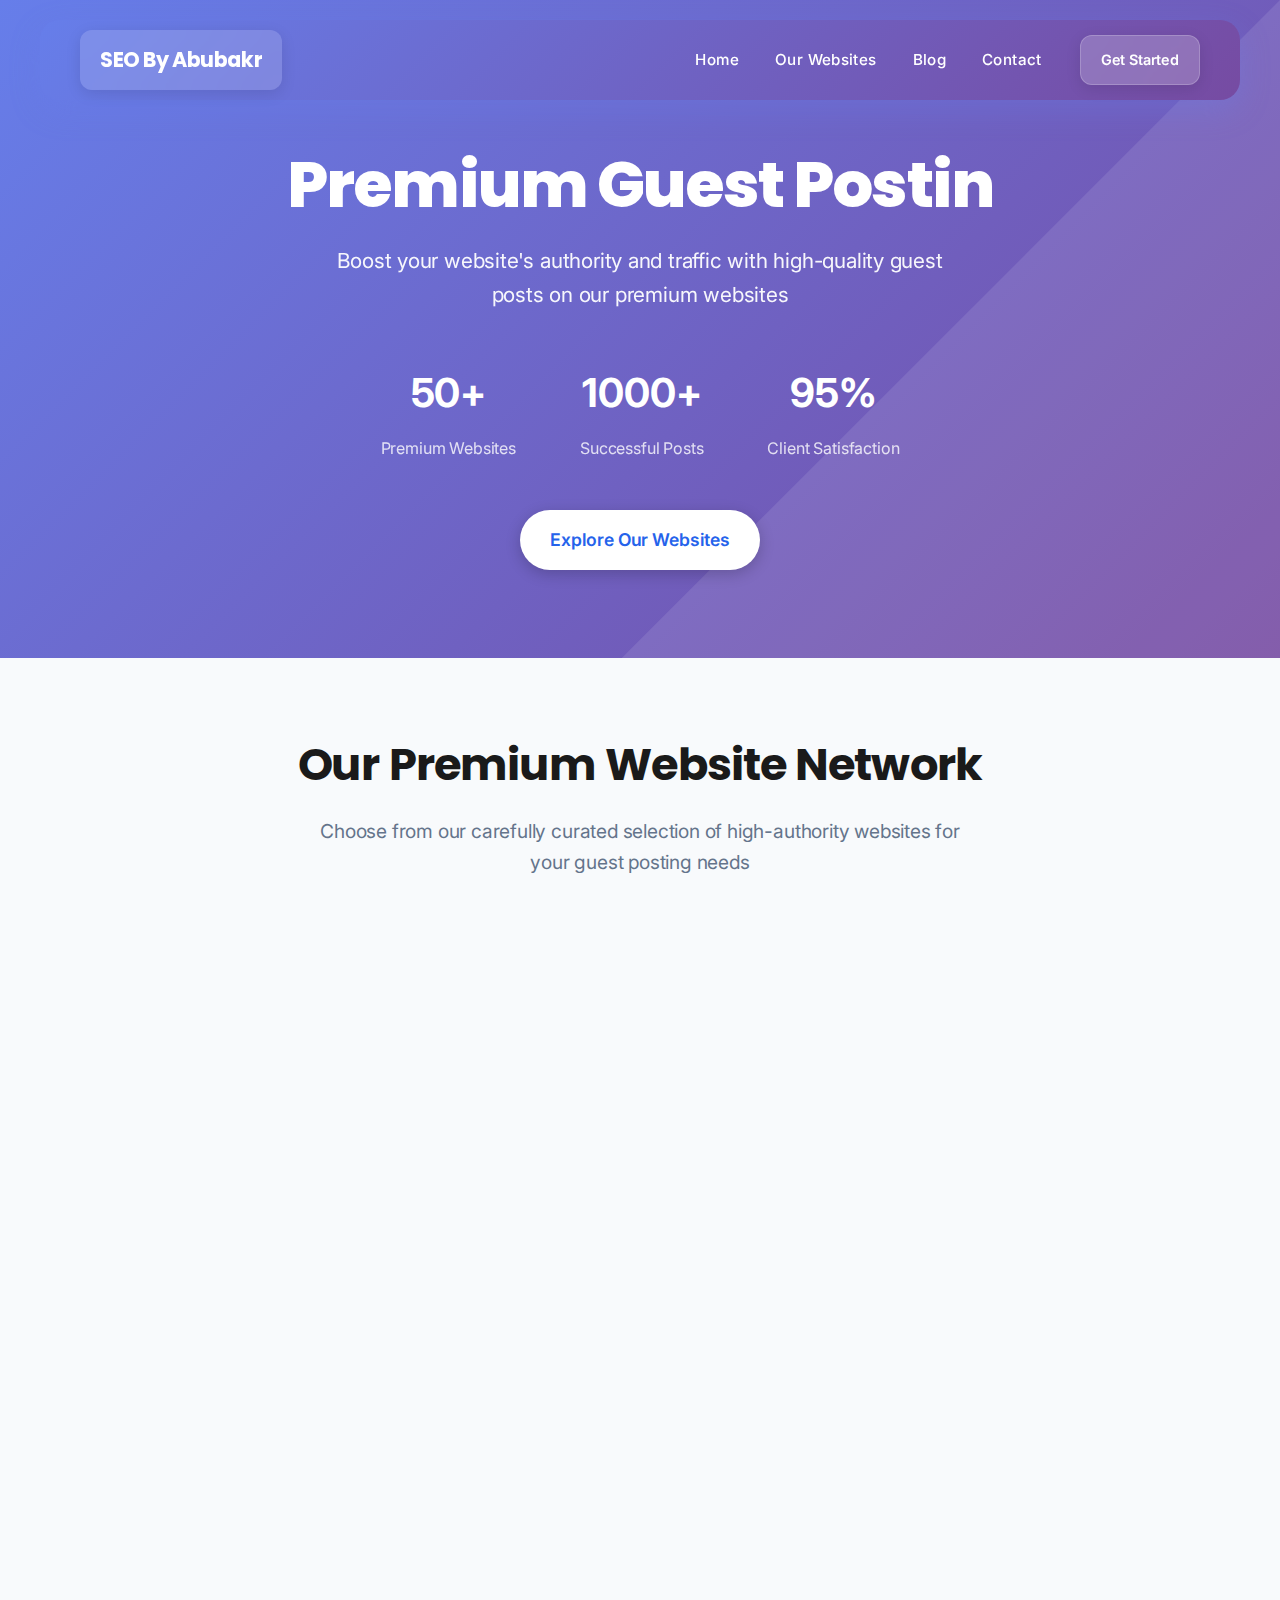
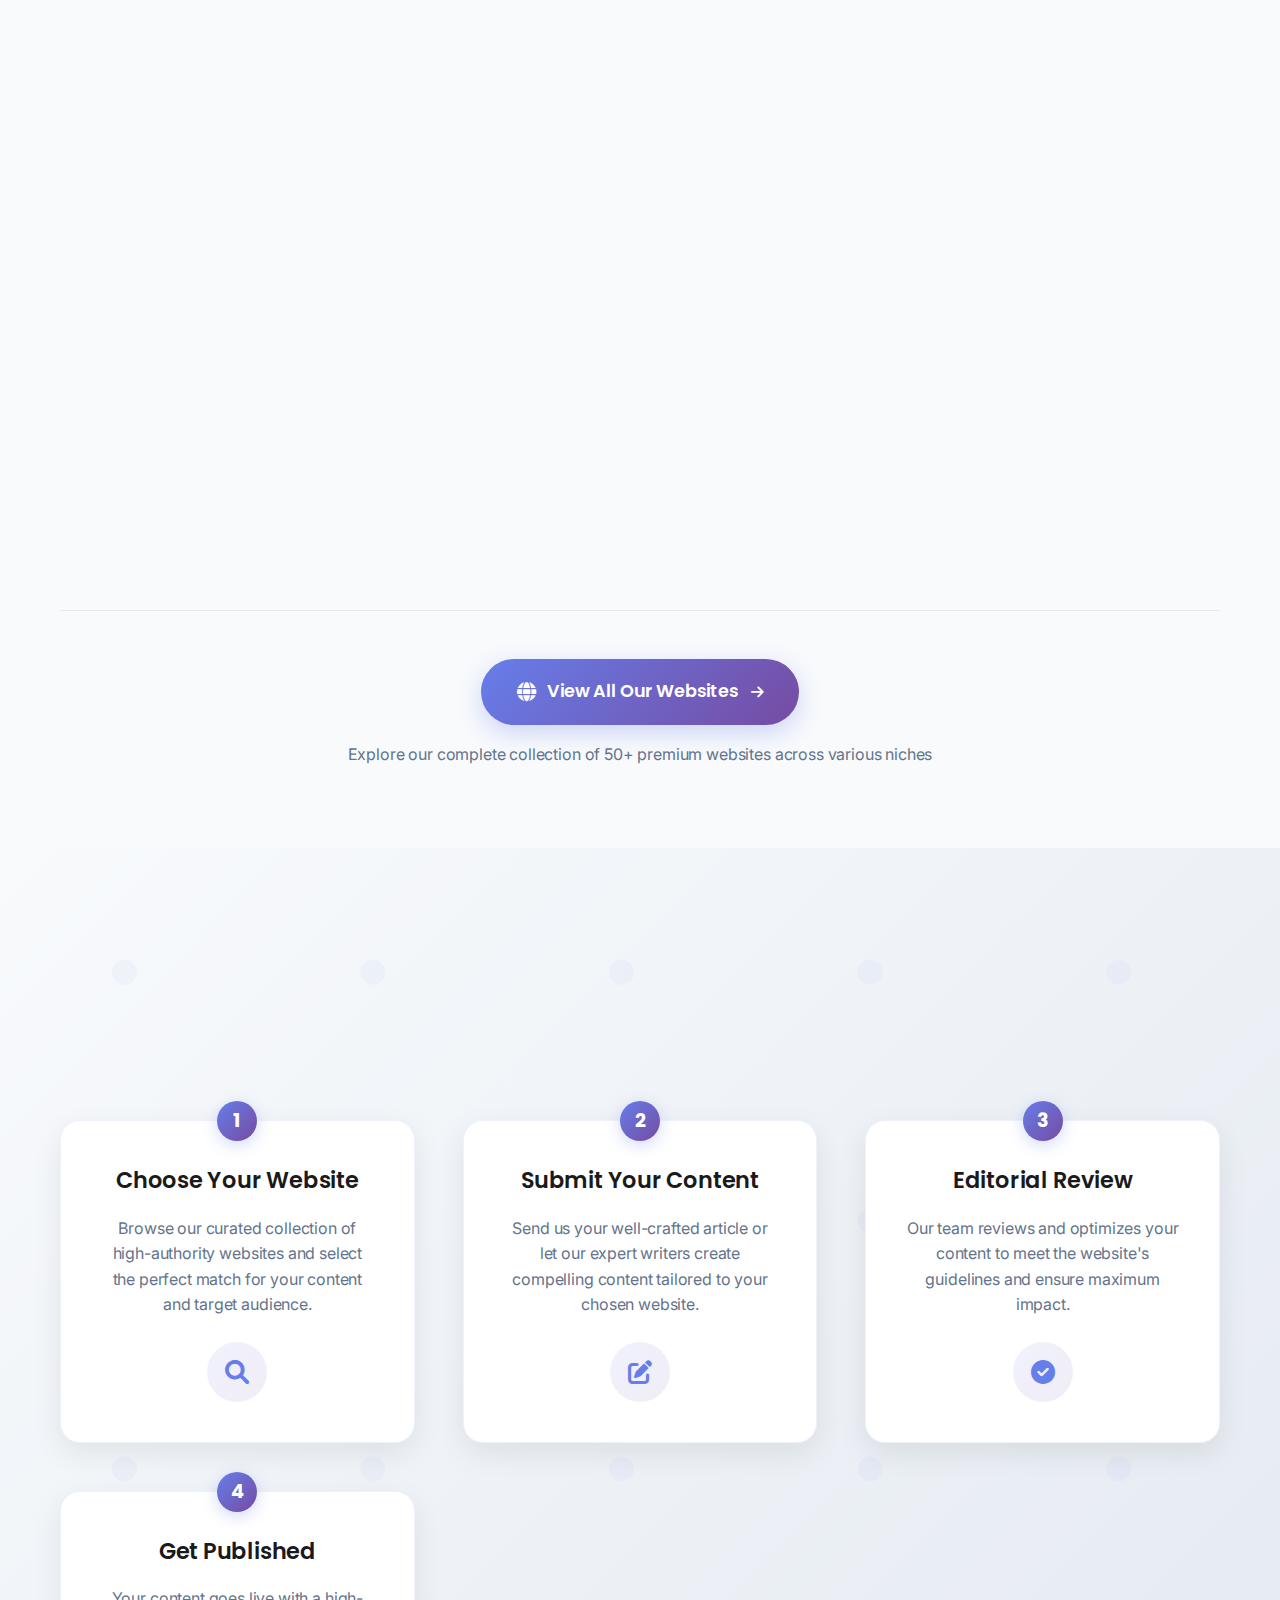
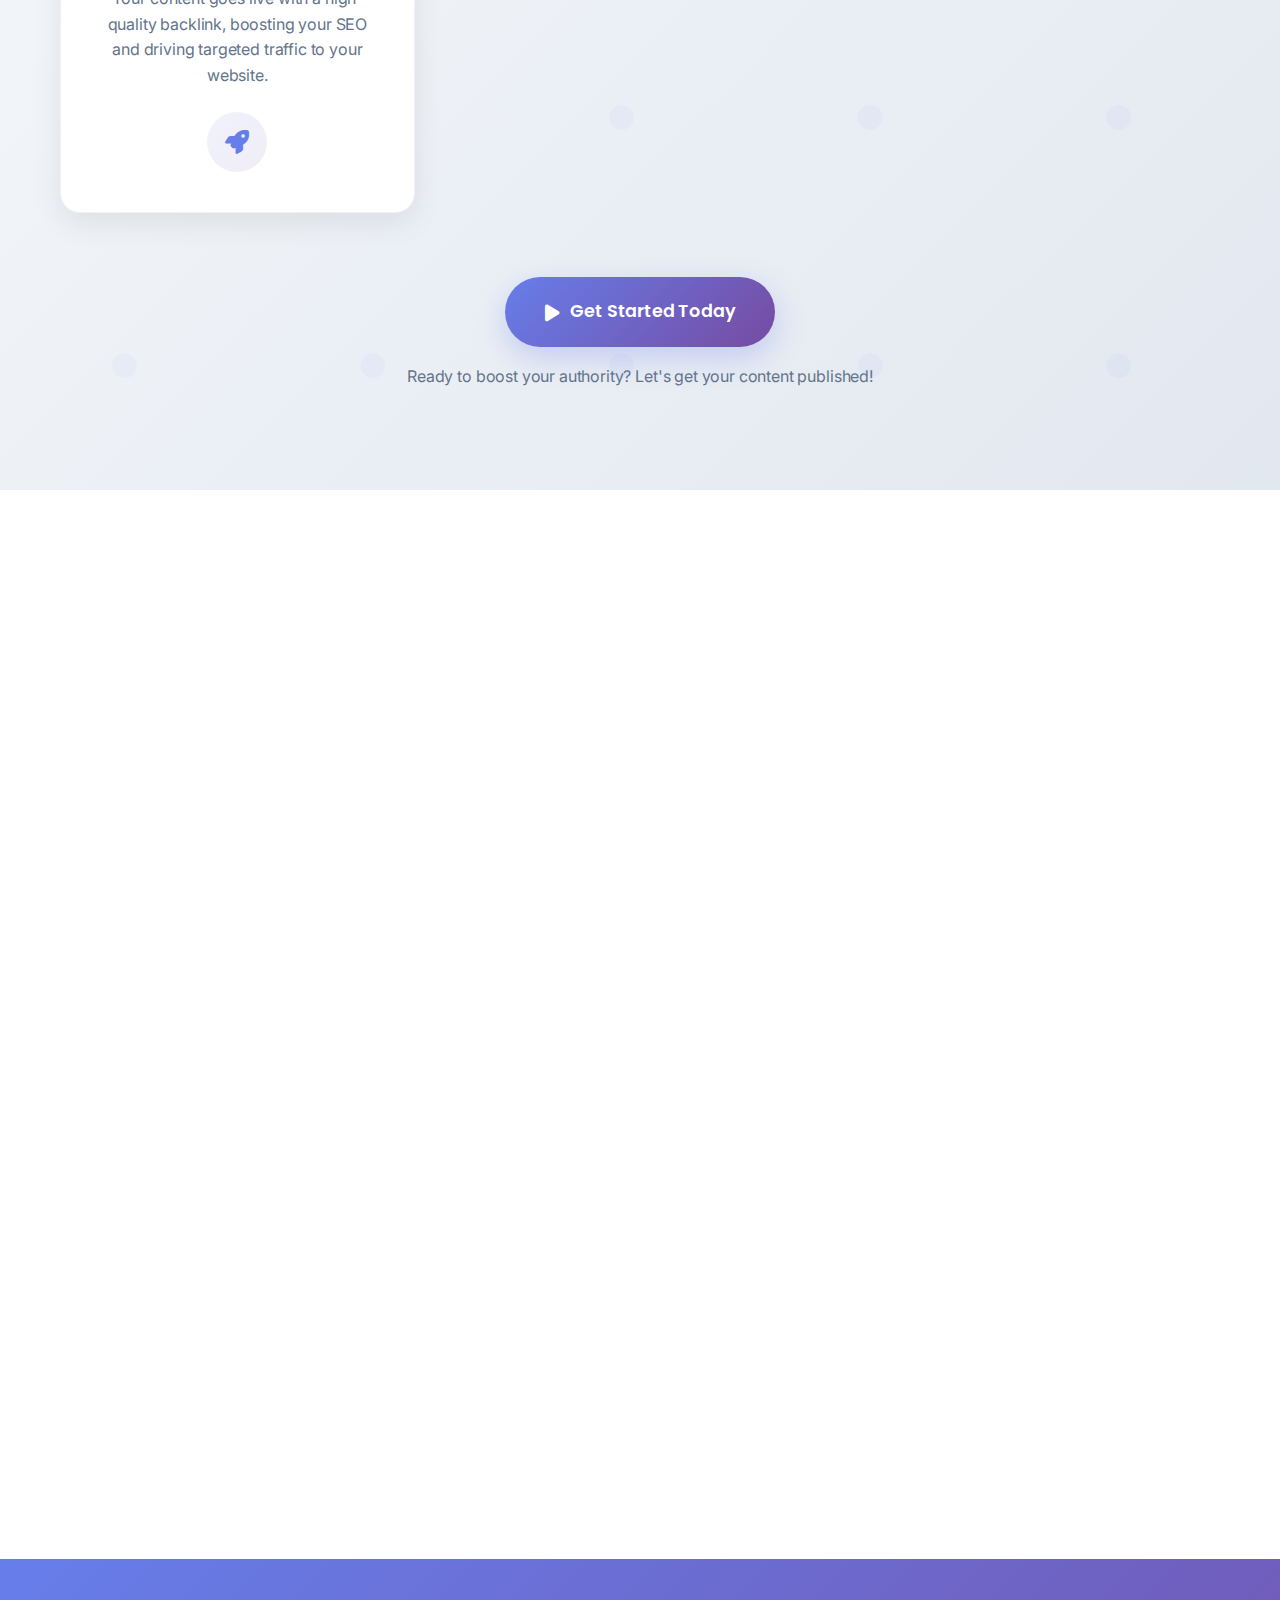
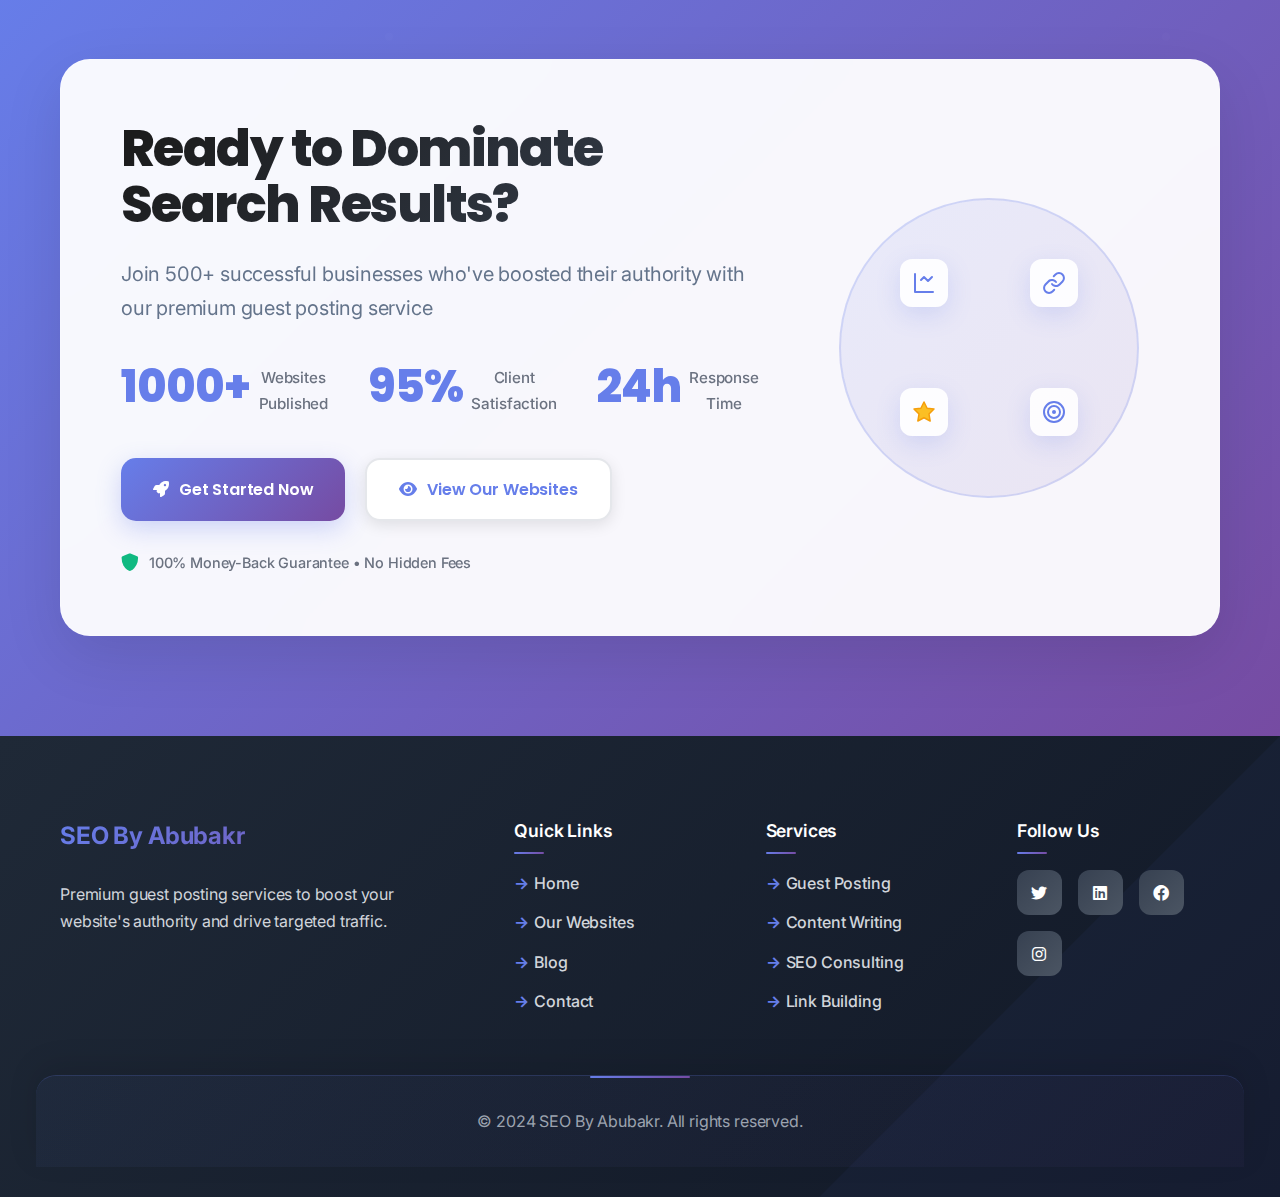
<file: index.html>
<!DOCTYPE html>
<html lang="en">
<head>
    <meta charset="UTF-8">
    <meta name="viewport" content="width=device-width, initial-scale=1.0">
    <title>SEO By Abubakr - Premium Guest Posting Services</title>
    <link rel="stylesheet" href="styles.css">
    <link href="https://fonts.googleapis.com/css2?family=Poppins:wght@300;400;500;600;700;800&family=Inter:wght@300;400;500;600;700&display=swap" rel="stylesheet">
    <link rel="stylesheet" href="https://cdnjs.cloudflare.com/ajax/libs/font-awesome/6.0.0/css/all.min.css">
</head>
<body>
    <!-- Navigation -->
    <nav class="navbar">
        <div class="nav-container">
            <div class="nav-logo">
                <a href="index.html">
                    <h2>SEO By Abubakr</h2>
                </a>
            </div>
            <ul class="nav-menu">
                <li class="nav-item">
                    <a href="#home" class="nav-link">Home</a>
                </li>
                <li class="nav-item">
                    <a href="websites.html" class="nav-link">Our Websites</a>
                </li>
                <li class="nav-item">
                    <a href="blog.html" class="nav-link">Blog</a>
                </li>
                <li class="nav-item">
                    <a href="contact.html" class="nav-link">Contact</a>
                </li>
                <li class="nav-item">
                    <a href="contact.html" class="nav-cta">Get Started</a>
                </li>
            </ul>
            <div class="hamburger">
                <span class="bar"></span>
                <span class="bar"></span>
                <span class="bar"></span>
            </div>
        </div>
    </nav>

    <!-- Hero Section -->
    <section id="home" class="hero">
        <div class="hero-container">
            <div class="hero-content">
                <h1 class="hero-title">Premium Guest Posting Services</h1>
                <p class="hero-subtitle">Boost your website's authority and traffic with high-quality guest posts on our premium websites</p>
                <div class="hero-stats">
                    <div class="stat">
                        <h3>50+</h3>
                        <p>Premium Websites</p>
                    </div>
                    <div class="stat">
                        <h3>1000+</h3>
                        <p>Successful Posts</p>
                    </div>
                    <div class="stat">
                        <h3>95%</h3>
                        <p>Client Satisfaction</p>
                    </div>
                </div>
                <a href="websites.html" class="cta-button">Explore Our Websites</a>
            </div>
        </div>
    </section>

    <!-- Websites Showcase Section -->
    <section id="websites" class="websites">
        <div class="container">
            <div class="section-header">
                <h2>Our Premium Website Network</h2>
                <p>Choose from our carefully curated selection of high-authority websites for your guest posting needs</p>
            </div>
            
            <div class="websites-grid">
                <!-- Website Card 1 -->
                <div class="website-card">
                    <div class="website-image">
                        <div class="website-placeholder">
                            <i class="fas fa-globe"></i>
                        </div>
                    </div>
                    <div class="website-content">
                        <h3>TechInsider Pro</h3>
                        <p class="website-category">Technology & Innovation</p>
                        <div class="website-stats">
                            <div class="stat-item">
                                <i class="fas fa-chart-line"></i>
                                <span>DA: 65</span>
                            </div>
                            <div class="stat-item">
                                <i class="fas fa-eye"></i>
                                <span>50K+ Monthly</span>
                            </div>
                            <div class="stat-item">
                                <i class="fas fa-link"></i>
                                <span>DoFollow</span>
                            </div>
                        </div>
                        <p class="website-description">A leading technology blog covering the latest trends in AI, software development, and digital innovation.</p>
                        <div class="website-features">
                            <span class="feature-tag">High Authority</span>
                            <span class="feature-tag">Fast Indexing</span>
                            <span class="feature-tag">Editorial Review</span>
                        </div>
                    </div>
                </div>

                <!-- Website Card 2 -->
                <div class="website-card">
                    <div class="website-image">
                        <div class="website-placeholder">
                            <i class="fas fa-briefcase"></i>
                        </div>
                    </div>
                    <div class="website-content">
                        <h3>Business Growth Hub</h3>
                        <p class="website-category">Business & Entrepreneurship</p>
                        <div class="website-stats">
                            <div class="stat-item">
                                <i class="fas fa-chart-line"></i>
                                <span>DA: 58</span>
                            </div>
                            <div class="stat-item">
                                <i class="fas fa-eye"></i>
                                <span>35K+ Monthly</span>
                            </div>
                            <div class="stat-item">
                                <i class="fas fa-link"></i>
                                <span>DoFollow</span>
                            </div>
                        </div>
                        <p class="website-description">Expert insights on business strategy, marketing, and growth hacking for entrepreneurs and business owners.</p>
                        <div class="website-features">
                            <span class="feature-tag">B2B Focus</span>
                            <span class="feature-tag">Expert Authors</span>
                            <span class="feature-tag">Quality Content</span>
                        </div>
                    </div>
                </div>

                <!-- Website Card 3 -->
                <div class="website-card">
                    <div class="website-image">
                        <div class="website-placeholder">
                            <i class="fas fa-heart"></i>
                        </div>
                    </div>
                    <div class="website-content">
                        <h3>Health & Wellness Today</h3>
                        <p class="website-category">Health & Lifestyle</p>
                        <div class="website-stats">
                            <div class="stat-item">
                                <i class="fas fa-chart-line"></i>
                                <span>DA: 72</span>
                            </div>
                            <div class="stat-item">
                                <i class="fas fa-eye"></i>
                                <span>80K+ Monthly</span>
                            </div>
                            <div class="stat-item">
                                <i class="fas fa-link"></i>
                                <span>DoFollow</span>
                            </div>
                        </div>
                        <p class="website-description">Comprehensive health and wellness content covering nutrition, fitness, mental health, and medical insights.</p>
                        <div class="website-features">
                            <span class="feature-tag">Medical Review</span>
                            <span class="feature-tag">High Traffic</span>
                            <span class="feature-tag">Trusted Source</span>
                        </div>
                    </div>
                </div>

                <!-- Website Card 4 -->
                <div class="website-card">
                    <div class="website-image">
                        <div class="website-placeholder">
                            <i class="fas fa-laptop-code"></i>
                        </div>
                    </div>
                    <div class="website-content">
                        <h3>Digital Marketing Insights</h3>
                        <p class="website-category">Digital Marketing</p>
                        <div class="website-stats">
                            <div class="stat-item">
                                <i class="fas fa-chart-line"></i>
                                <span>DA: 61</span>
                            </div>
                            <div class="stat-item">
                                <i class="fas fa-eye"></i>
                                <span>45K+ Monthly</span>
                            </div>
                            <div class="stat-item">
                                <i class="fas fa-link"></i>
                                <span>DoFollow</span>
                            </div>
                        </div>
                        <p class="website-description">Latest trends and strategies in digital marketing, SEO, social media, and online advertising.</p>
                        <div class="website-features">
                            <span class="feature-tag">SEO Focus</span>
                            <span class="feature-tag">Industry News</span>
                            <span class="feature-tag">Case Studies</span>
                        </div>
                    </div>
                </div>

                <!-- Website Card 5 -->
                <div class="website-card">
                    <div class="website-image">
                        <div class="website-placeholder">
                            <i class="fas fa-graduation-cap"></i>
                        </div>
                    </div>
                    <div class="website-content">
                        <h3>Education Forward</h3>
                        <p class="website-category">Education & Learning</p>
                        <div class="website-stats">
                            <div class="stat-item">
                                <i class="fas fa-chart-line"></i>
                                <span>DA: 55</span>
                            </div>
                            <div class="stat-item">
                                <i class="fas fa-eye"></i>
                                <span>30K+ Monthly</span>
                            </div>
                            <div class="stat-item">
                                <i class="fas fa-link"></i>
                                <span>DoFollow</span>
                            </div>
                        </div>
                        <p class="website-description">Educational content covering online learning, career development, and academic insights.</p>
                        <div class="website-features">
                            <span class="feature-tag">Academic Quality</span>
                            <span class="feature-tag">Student Focus</span>
                            <span class="feature-tag">Research-Based</span>
                        </div>
                    </div>
                </div>

                <!-- Website Card 6 -->
                <div class="website-card">
                    <div class="website-image">
                        <div class="website-placeholder">
                            <i class="fas fa-home"></i>
                        </div>
                    </div>
                    <div class="website-content">
                        <h3>Lifestyle & Home</h3>
                        <p class="website-category">Lifestyle & Home</p>
                        <div class="website-stats">
                            <div class="stat-item">
                                <i class="fas fa-chart-line"></i>
                                <span>DA: 48</span>
                            </div>
                            <div class="stat-item">
                                <i class="fas fa-eye"></i>
                                <span>25K+ Monthly</span>
                            </div>
                            <div class="stat-item">
                                <i class="fas fa-link"></i>
                                <span>DoFollow</span>
                            </div>
                        </div>
                        <p class="website-description">Home improvement, interior design, and lifestyle tips for modern living.</p>
                        <div class="website-features">
                            <span class="feature-tag">Visual Content</span>
                            <span class="feature-tag">DIY Focus</span>
                            <span class="feature-tag">Community</span>
                        </div>
                    </div>
                </div>
            </div>
            
            <!-- View All Websites Button -->
            <div class="websites-cta">
                <a href="websites.html" class="view-all-btn">
                    <i class="fas fa-globe"></i>
                    View All Our Websites
                    <i class="fas fa-arrow-right"></i>
                </a>
                <p class="cta-description">Explore our complete collection of 50+ premium websites across various niches</p>
            </div>
        </div>
    </section>

    <!-- How It Works Section -->
    <section id="how-it-works" class="how-it-works">
        <div class="container">
            <div class="section-header">
                <h2>How It Works</h2>
                <p>Our simple 4-step process makes guest posting effortless and effective</p>
            </div>
            
            <div class="process-steps">
                <div class="step-item">
                    <div class="step-number">1</div>
                    <div class="step-content">
                        <h3>Choose Your Website</h3>
                        <p>Browse our curated collection of high-authority websites and select the perfect match for your content and target audience.</p>
                    </div>
                    <div class="step-icon">
                        <i class="fas fa-search"></i>
                    </div>
                </div>
                
                <div class="step-item">
                    <div class="step-number">2</div>
                    <div class="step-content">
                        <h3>Submit Your Content</h3>
                        <p>Send us your well-crafted article or let our expert writers create compelling content tailored to your chosen website.</p>
                    </div>
                    <div class="step-icon">
                        <i class="fas fa-edit"></i>
                    </div>
                </div>
                
                <div class="step-item">
                    <div class="step-number">3</div>
                    <div class="step-content">
                        <h3>Editorial Review</h3>
                        <p>Our team reviews and optimizes your content to meet the website's guidelines and ensure maximum impact.</p>
                    </div>
                    <div class="step-icon">
                        <i class="fas fa-check-circle"></i>
                    </div>
                </div>
                
                <div class="step-item">
                    <div class="step-number">4</div>
                    <div class="step-content">
                        <h3>Get Published</h3>
                        <p>Your content goes live with a high-quality backlink, boosting your SEO and driving targeted traffic to your website.</p>
                    </div>
                    <div class="step-icon">
                        <i class="fas fa-rocket"></i>
                    </div>
                </div>
            </div>
            
            <div class="process-cta">
                <a href="contact.html" class="process-btn">
                    <i class="fas fa-play"></i>
                    Get Started Today
                </a>
                <p class="process-description">Ready to boost your authority? Let's get your content published!</p>
            </div>
        </div>
    </section>

    <!-- Blog Section -->
    <section id="blog" class="blog">
        <div class="container">
            <div class="section-header">
                <h2>Latest Blog Posts</h2>
                <p>Stay updated with the latest trends and insights in guest posting and SEO</p>
            </div>
            
            <div class="blog-grid">
                <!-- Blog Post 1 -->
                <article class="blog-card">
                    <div class="blog-image">
                        <div class="blog-placeholder">
                            <i class="fas fa-pen-fancy"></i>
                        </div>
                    </div>
                    <div class="blog-content">
                        <div class="blog-meta">
                            <span class="blog-date">December 15, 2024</span>
                            <span class="blog-category">Guest Posting</span>
                        </div>
                        <h3>10 Essential Tips for Successful Guest Posting in 2024</h3>
                        <p>Discover the key strategies that will help you create compelling guest posts that get accepted and drive real results for your business.</p>
                        <a href="#" class="read-more">Read More <i class="fas fa-arrow-right"></i></a>
                    </div>
                </article>

                <!-- Blog Post 2 -->
                <article class="blog-card">
                    <div class="blog-image">
                        <div class="blog-placeholder">
                            <i class="fas fa-search"></i>
                        </div>
                    </div>
                    <div class="blog-content">
                        <div class="blog-meta">
                            <span class="blog-date">December 10, 2024</span>
                            <span class="blog-category">SEO</span>
                        </div>
                        <h3>How Guest Posting Impacts Your SEO Strategy</h3>
                        <p>Learn how guest posting fits into your overall SEO strategy and how to measure its impact on your search rankings.</p>
                        <a href="#" class="read-more">Read More <i class="fas fa-arrow-right"></i></a>
                    </div>
                </article>

                <!-- Blog Post 3 -->
                <article class="blog-card">
                    <div class="blog-image">
                        <div class="blog-placeholder">
                            <i class="fas fa-chart-bar"></i>
                        </div>
                    </div>
                    <div class="blog-content">
                        <div class="blog-meta">
                            <span class="blog-date">December 5, 2024</span>
                            <span class="blog-category">Analytics</span>
                        </div>
                        <h3>Measuring the ROI of Your Guest Posting Campaigns</h3>
                        <p>Understand how to track and measure the return on investment from your guest posting efforts with practical metrics and tools.</p>
                        <a href="#" class="read-more">Read More <i class="fas fa-arrow-right"></i></a>
                    </div>
                </article>
            </div>
            
            <!-- View All Blogs Button -->
            <div class="blog-cta">
                <a href="blog.html" class="view-all-blogs-btn">
                    <i class="fas fa-blog"></i>
                    View All Blog Posts
                    <i class="fas fa-arrow-right"></i>
                </a>
                <p class="blog-cta-description">Discover more insights, tips, and strategies for successful guest posting</p>
            </div>
        </div>
    </section>

    <!-- Strong CTA Section -->
    <section id="cta" class="cta-section">
        <div class="container">
            <div class="cta-card">
                <div class="cta-content">
                    
                    <h2>Ready to Dominate Search Results?</h2>
                    <p class="cta-subtitle">Join 500+ successful businesses who've boosted their authority with our premium guest posting service</p>
                    
                    <div class="cta-stats">
                        <div class="stat-item">
                            <div class="stat-number">1000+</div>
                            <div class="stat-label">Websites Published</div>
                        </div>
                        <div class="stat-item">
                            <div class="stat-number">95%</div>
                            <div class="stat-label">Client Satisfaction</div>
                        </div>
                        <div class="stat-item">
                            <div class="stat-number">24h</div>
                            <div class="stat-label">Response Time</div>
                        </div>
                    </div>
                    
                    <div class="cta-buttons">
                        <a href="contact.html" class="cta-btn cta-primary">
                            <i class="fas fa-rocket"></i>
                            Get Started Now
                        </a>
                        <a href="websites.html" class="cta-btn cta-secondary">
                            <i class="fas fa-eye"></i>
                            View Our Websites
                        </a>
                    </div>
                    
                    <div class="cta-guarantee">
                        <i class="fas fa-shield-alt"></i>
                        <span>100% Money-Back Guarantee • No Hidden Fees</span>
                    </div>
                </div>
                
                <div class="cta-visual">
                    <div class="cta-image">
                        <div class="floating-elements">
                            <div class="element element-1">
                                <svg width="32" height="32" viewBox="0 0 24 24" fill="none" xmlns="http://www.w3.org/2000/svg">
                                    <path d="M3 3V21H21" stroke="#667eea" stroke-width="2" stroke-linecap="round" stroke-linejoin="round"/>
                                    <path d="M9 9L12 6L16 10L20 6" stroke="#667eea" stroke-width="2" stroke-linecap="round" stroke-linejoin="round"/>
                                </svg>
                            </div>
                            <div class="element element-2">
                                <svg width="32" height="32" viewBox="0 0 24 24" fill="none" xmlns="http://www.w3.org/2000/svg">
                                    <path d="M10 13C10.4295 13.5741 10.9774 14.0491 11.6066 14.3929C12.2357 14.7367 12.9319 14.9411 13.6467 14.9923C14.3614 15.0435 15.0796 14.9403 15.7513 14.6897C16.4231 14.4392 17.0331 14.047 17.54 13.54L20.54 10.54C21.4508 9.59695 21.9548 8.33394 21.9434 7.02296C21.932 5.71198 21.4061 4.45791 20.4791 3.53087C19.5521 2.60383 18.298 2.07799 16.987 2.0666C15.676 2.0552 14.413 2.55918 13.47 3.47L11.75 5.18" stroke="#667eea" stroke-width="2" stroke-linecap="round" stroke-linejoin="round"/>
                                    <path d="M14 11C13.5705 10.4259 13.0226 9.95085 12.3934 9.60705C11.7643 9.26325 11.0681 9.05886 10.3533 9.00766C9.63864 8.95646 8.92037 9.05972 8.24861 9.31026C7.57685 9.5608 6.96684 9.953 6.46 10.46L3.46 13.46C2.54918 14.403 2.04519 15.666 2.05659 16.977C2.06799 18.288 2.59382 19.542 3.52087 20.4691C4.44791 21.3961 5.70198 21.922 7.01296 21.9334C8.32394 21.9448 9.58695 21.4408 10.53 20.53L12.24 18.82" stroke="#667eea" stroke-width="2" stroke-linecap="round" stroke-linejoin="round"/>
                                </svg>
                            </div>
                            <div class="element element-3">
                                <svg width="32" height="32" viewBox="0 0 24 24" fill="none" xmlns="http://www.w3.org/2000/svg">
                                    <path d="M12 2L15.09 8.26L22 9L17 14L18.18 21L12 17.77L5.82 21L7 14L2 9L8.91 8.26L12 2Z" fill="#fbbf24" stroke="#f59e0b" stroke-width="1.5" stroke-linejoin="round"/>
                                </svg>
                            </div>
                            <div class="element element-4">
                                <svg width="32" height="32" viewBox="0 0 24 24" fill="none" xmlns="http://www.w3.org/2000/svg">
                                    <circle cx="12" cy="12" r="10" stroke="#667eea" stroke-width="2"/>
                                    <circle cx="12" cy="12" r="6" stroke="#667eea" stroke-width="2"/>
                                    <circle cx="12" cy="12" r="2" fill="#667eea"/>
                                </svg>
                            </div>
                        </div>
                    </div>
                </div>
            </div>
        </div>
    </section>

    <!-- Footer -->
    <footer class="footer">
        <div class="container">
            <div class="footer-content">
                <div class="footer-section">
                    <h3>SEO By Abubakr</h3>
                    <p>Premium guest posting services to boost your website's authority and drive targeted traffic.</p>
                </div>
                <div class="footer-section">
                    <h4>Quick Links</h4>
                    <ul>
                        <li><a href="#home">Home</a></li>
                        <li><a href="#websites">Our Websites</a></li>
                        <li><a href="#blog">Blog</a></li>
                        <li><a href="#contact">Contact</a></li>
                    </ul>
                </div>
                <div class="footer-section">
                    <h4>Services</h4>
                    <ul>
                        <li><a href="#">Guest Posting</a></li>
                        <li><a href="#">Content Writing</a></li>
                        <li><a href="#">SEO Consulting</a></li>
                        <li><a href="#">Link Building</a></li>
                    </ul>
                </div>
                <div class="footer-section">
                    <h4>Follow Us</h4>
                    <div class="social-links">
                        <a href="#"><i class="fab fa-twitter"></i></a>
                        <a href="#"><i class="fab fa-linkedin"></i></a>
                        <a href="#"><i class="fab fa-facebook"></i></a>
                        <a href="#"><i class="fab fa-instagram"></i></a>
                    </div>
                </div>
            </div>
            <div class="footer-bottom">
                <p>&copy; 2024 SEO By Abubakr. All rights reserved.</p>
            </div>
        </div>
    </footer>

    <script src="script.js"></script>
</body>
</html>
</file>
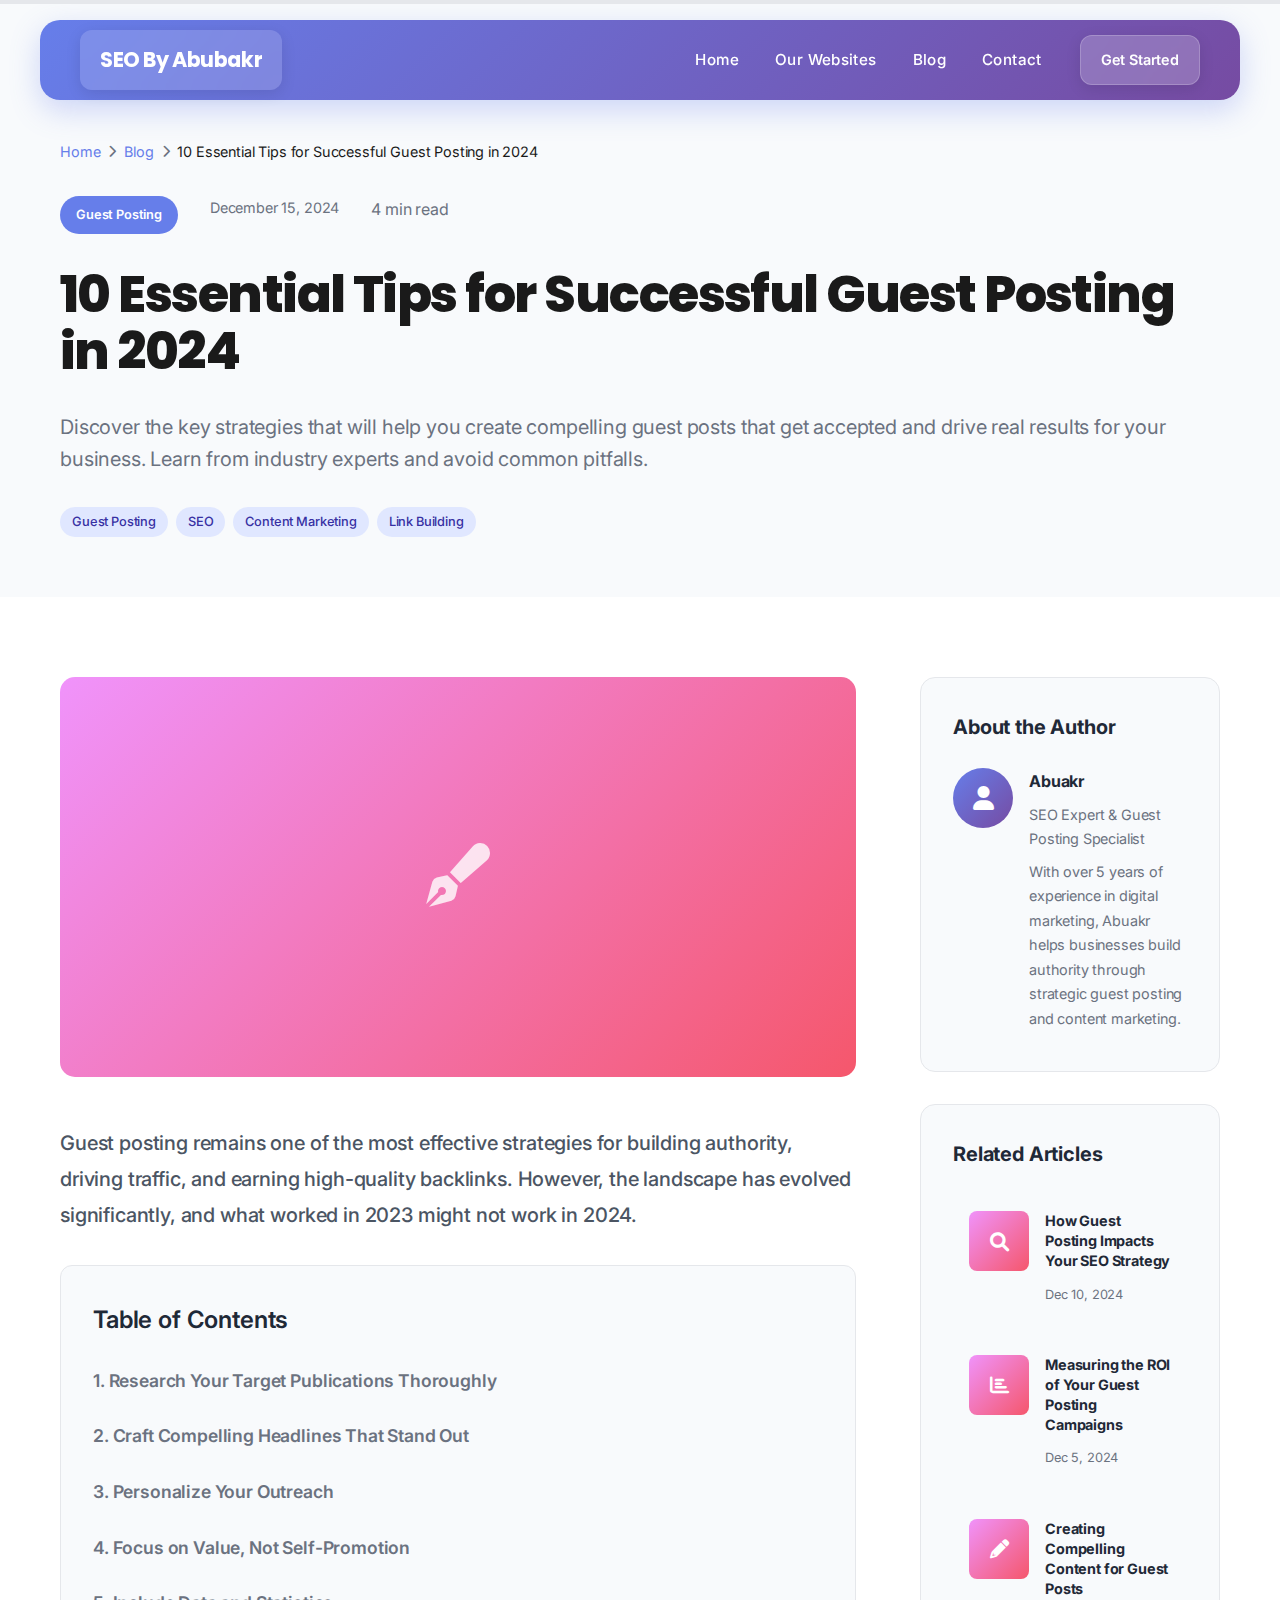
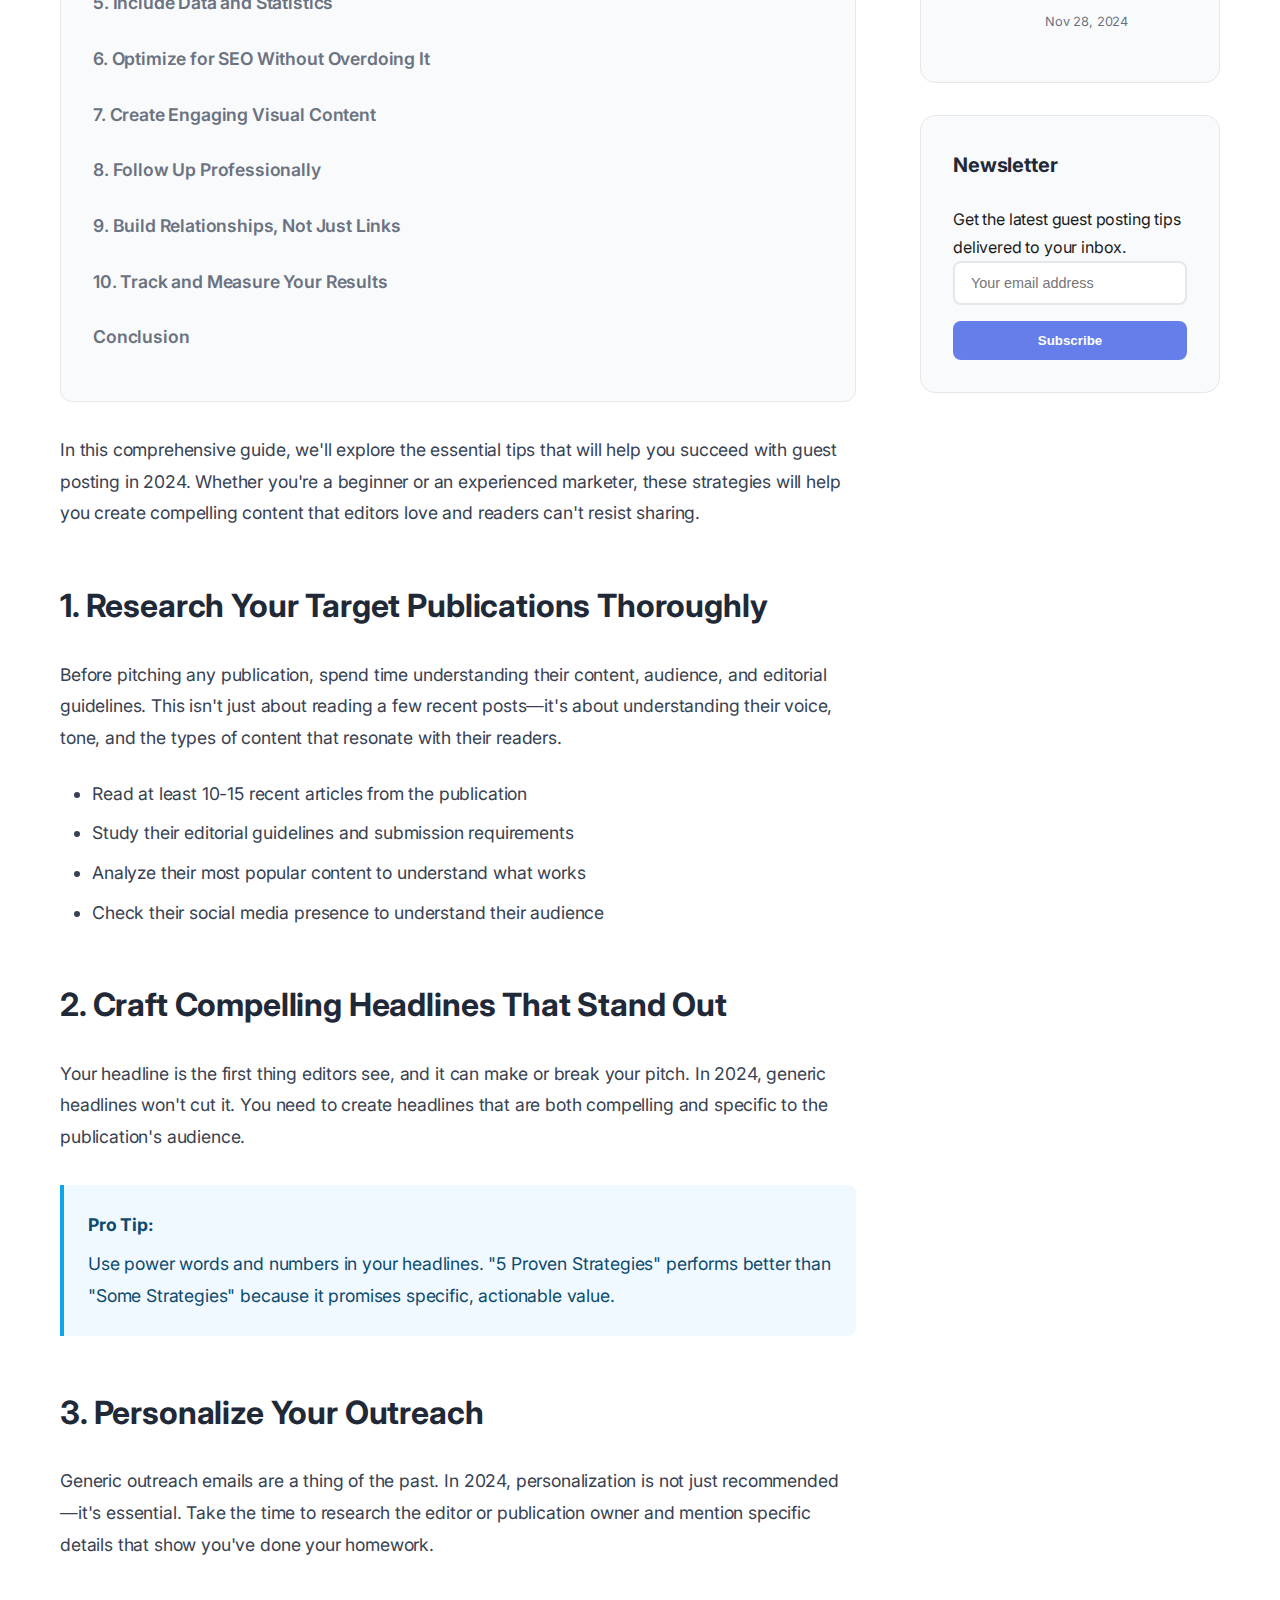
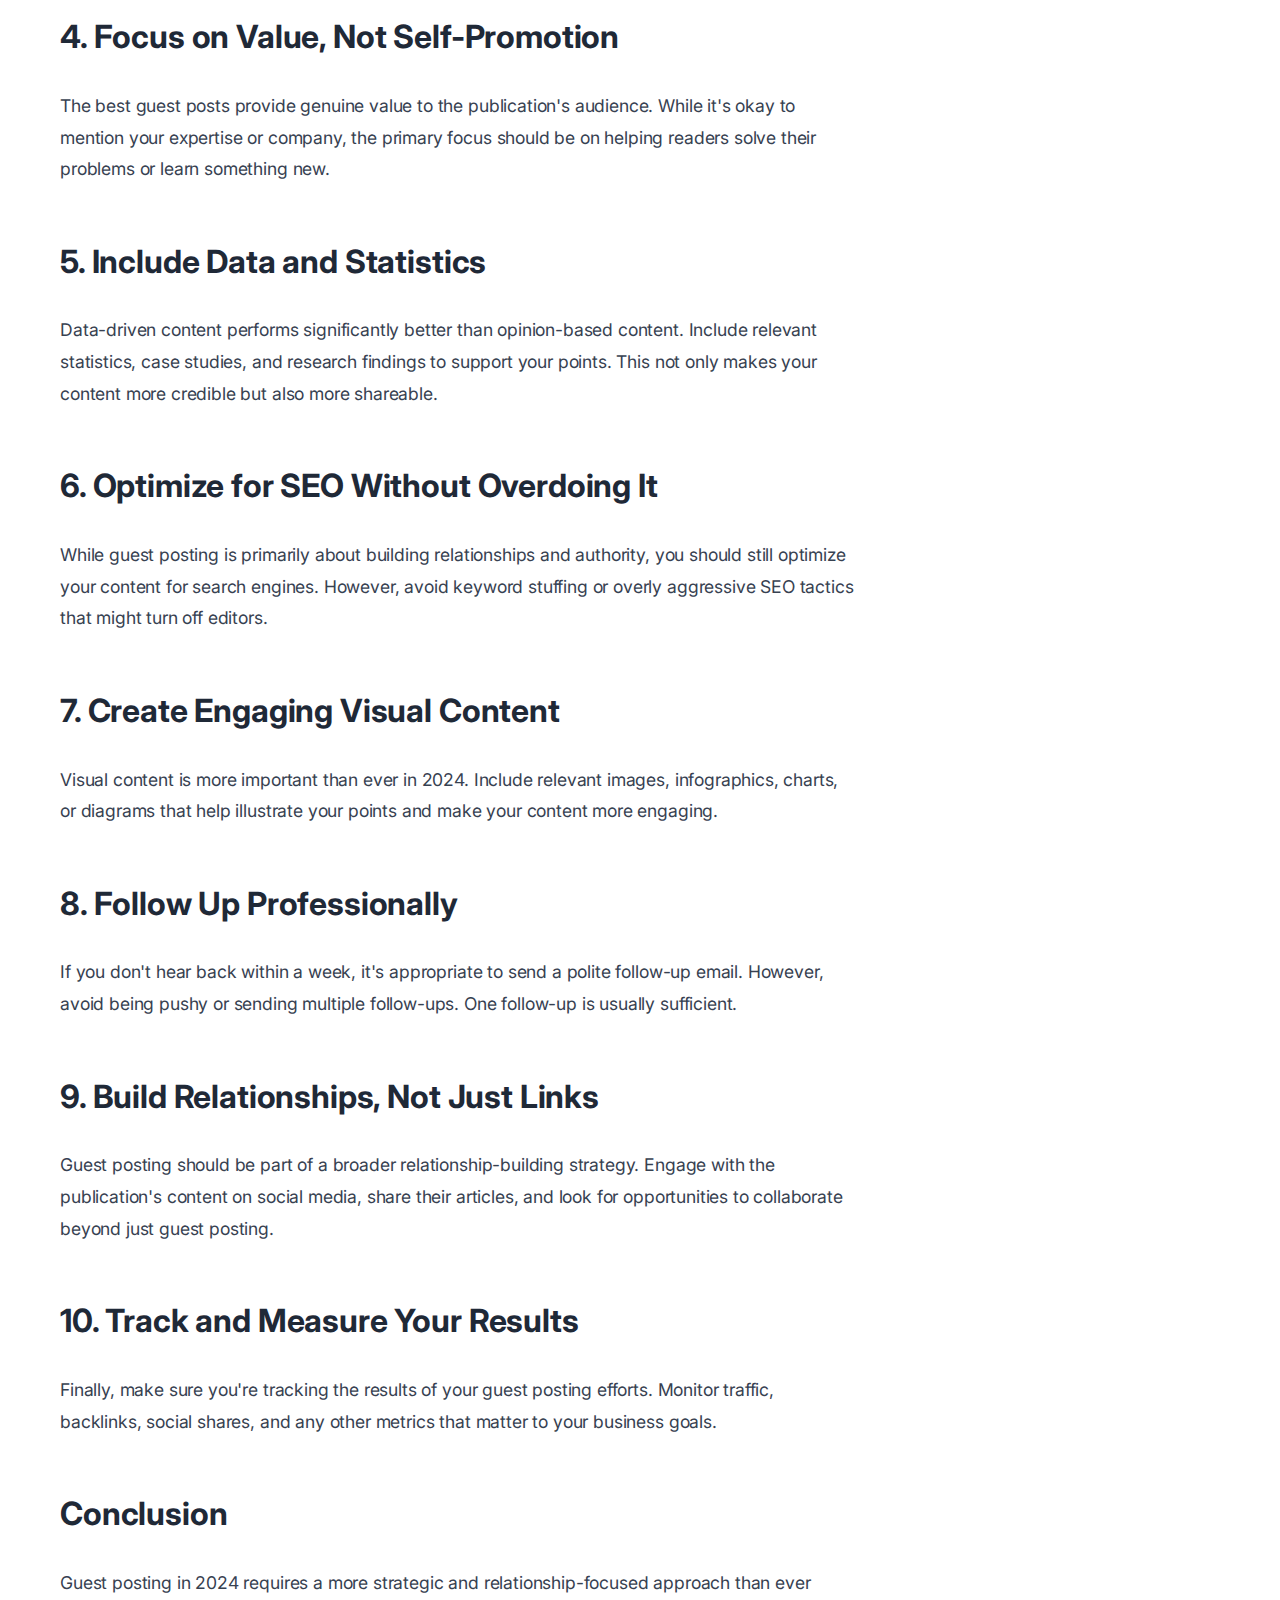
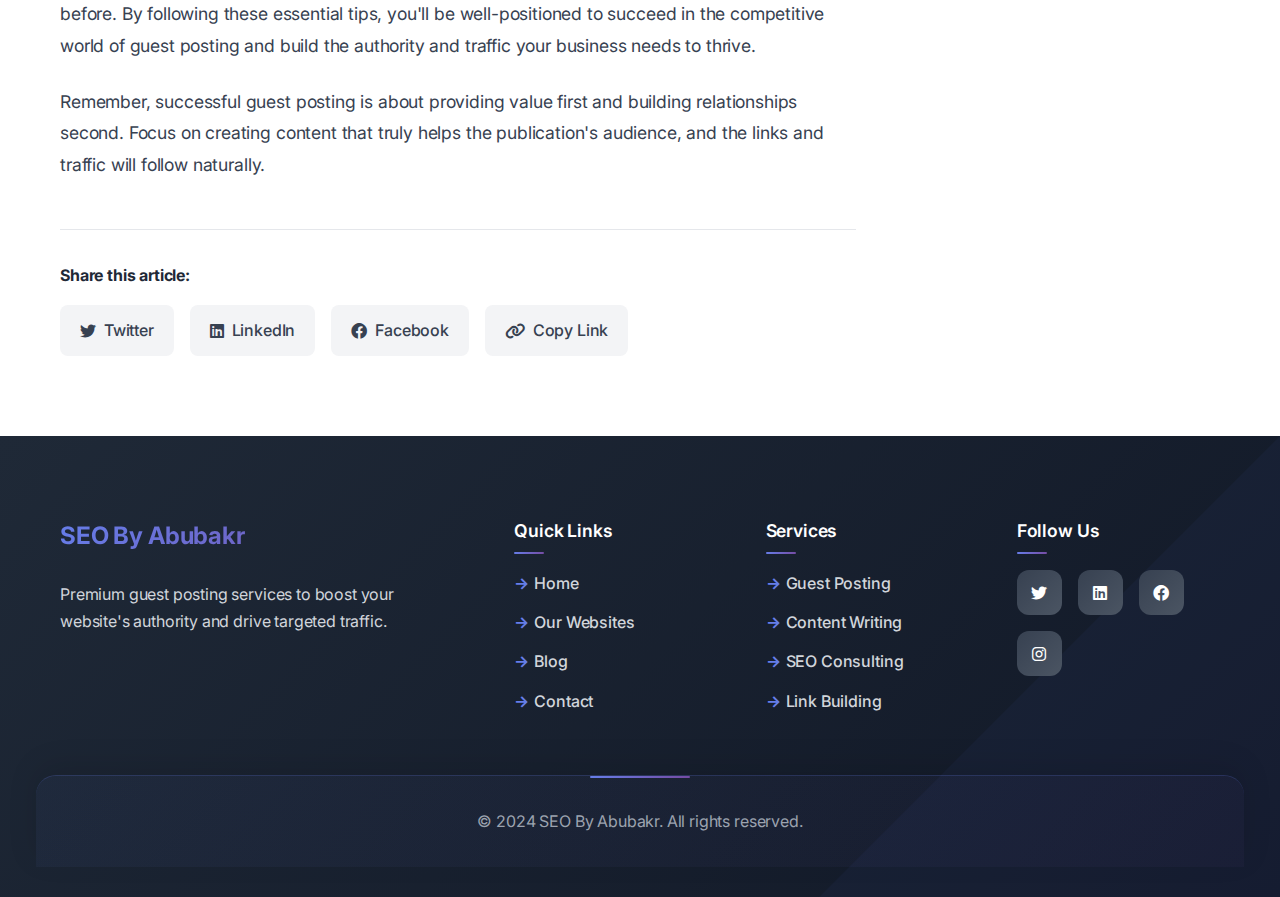
<file: blog-post-1.html>
<!DOCTYPE html>
<html lang="en">
<head>
    <meta charset="UTF-8">
    <meta name="viewport" content="width=device-width, initial-scale=1.0">
    <title>10 Essential Tips for Successful Guest Posting in 2024 - SEO By Abubakr</title>
    <link rel="stylesheet" href="styles.css">
    <link href="https://fonts.googleapis.com/css2?family=Poppins:wght@300;400;500;600;700;800&family=Inter:wght@300;400;500;600;700&display=swap" rel="stylesheet">
    <link rel="stylesheet" href="https://cdnjs.cloudflare.com/ajax/libs/font-awesome/6.0.0/css/all.min.css">
</head>
<body>
    <!-- Navigation -->
    <nav class="navbar">
        <div class="nav-container">
            <div class="nav-logo">
                <h2>SEO By Abubakr</h2>
            </div>
            <ul class="nav-menu">
                <li class="nav-item">
                    <a href="index.html" class="nav-link">Home</a>
                </li>
                <li class="nav-item">
                    <a href="websites.html" class="nav-link">Our Websites</a>
                </li>
                <li class="nav-item">
                    <a href="blog.html" class="nav-link">Blog</a>
                </li>
                <li class="nav-item">
                    <a href="contact.html" class="nav-link">Contact</a>
                </li>
                <li class="nav-item">
                    <a href="contact.html" class="nav-cta">Get Started</a>
                </li>
            </ul>
            <div class="hamburger">
                <span class="bar"></span>
                <span class="bar"></span>
                <span class="bar"></span>
            </div>
        </div>
    </nav>

    <!-- Blog Post Header -->
    <section class="blog-post-header">
        <div class="container">
            <div class="breadcrumb">
                <a href="index.html">Home</a>
                <i class="fas fa-chevron-right"></i>
                <a href="blog.html">Blog</a>
                <i class="fas fa-chevron-right"></i>
                <span>10 Essential Tips for Successful Guest Posting in 2024</span>
            </div>
            
            <div class="post-meta">
                <div class="post-category">Guest Posting</div>
                <div class="post-date">December 15, 2024</div>
                <div class="read-time">5 min read</div>
            </div>
            
            <h1 class="post-title">10 Essential Tips for Successful Guest Posting in 2024</h1>
            
            <div class="post-excerpt">
                <p>Discover the key strategies that will help you create compelling guest posts that get accepted and drive real results for your business. Learn from industry experts and avoid common pitfalls.</p>
            </div>
            
            <div class="post-tags">
                <span class="tag">Guest Posting</span>
                <span class="tag">SEO</span>
                <span class="tag">Content Marketing</span>
                <span class="tag">Link Building</span>
            </div>
        </div>
    </section>

    <!-- Blog Post Content -->
    <article class="blog-post-content">
        <div class="container">
            <div class="post-wrapper">
                <div class="post-main">
                    <div class="post-image">
                        <div class="post-placeholder">
                            <i class="fas fa-pen-fancy"></i>
                        </div>
                    </div>
                    
                    <div class="post-body">
                        <p class="lead">Guest posting remains one of the most effective strategies for building authority, driving traffic, and earning high-quality backlinks. However, the landscape has evolved significantly, and what worked in 2023 might not work in 2024.</p>
                        
                        <p>In this comprehensive guide, we'll explore the essential tips that will help you succeed with guest posting in 2024. Whether you're a beginner or an experienced marketer, these strategies will help you create compelling content that editors love and readers can't resist sharing.</p>
                        
                        <h2>1. Research Your Target Publications Thoroughly</h2>
                        <p>Before pitching any publication, spend time understanding their content, audience, and editorial guidelines. This isn't just about reading a few recent posts—it's about understanding their voice, tone, and the types of content that resonate with their readers.</p>
                        
                        <ul>
                            <li>Read at least 10-15 recent articles from the publication</li>
                            <li>Study their editorial guidelines and submission requirements</li>
                            <li>Analyze their most popular content to understand what works</li>
                            <li>Check their social media presence to understand their audience</li>
                        </ul>
                        
                        <h2>2. Craft Compelling Headlines That Stand Out</h2>
                        <p>Your headline is the first thing editors see, and it can make or break your pitch. In 2024, generic headlines won't cut it. You need to create headlines that are both compelling and specific to the publication's audience.</p>
                        
                        <div class="tip-box">
                            <h4>Pro Tip:</h4>
                            <p>Use power words and numbers in your headlines. "5 Proven Strategies" performs better than "Some Strategies" because it promises specific, actionable value.</p>
                        </div>
                        
                        <h2>3. Personalize Your Outreach</h2>
                        <p>Generic outreach emails are a thing of the past. In 2024, personalization is not just recommended—it's essential. Take the time to research the editor or publication owner and mention specific details that show you've done your homework.</p>
                        
                        <h2>4. Focus on Value, Not Self-Promotion</h2>
                        <p>The best guest posts provide genuine value to the publication's audience. While it's okay to mention your expertise or company, the primary focus should be on helping readers solve their problems or learn something new.</p>
                        
                        <h2>5. Include Data and Statistics</h2>
                        <p>Data-driven content performs significantly better than opinion-based content. Include relevant statistics, case studies, and research findings to support your points. This not only makes your content more credible but also more shareable.</p>
                        
                        <h2>6. Optimize for SEO Without Overdoing It</h2>
                        <p>While guest posting is primarily about building relationships and authority, you should still optimize your content for search engines. However, avoid keyword stuffing or overly aggressive SEO tactics that might turn off editors.</p>
                        
                        <h2>7. Create Engaging Visual Content</h2>
                        <p>Visual content is more important than ever in 2024. Include relevant images, infographics, charts, or diagrams that help illustrate your points and make your content more engaging.</p>
                        
                        <h2>8. Follow Up Professionally</h2>
                        <p>If you don't hear back within a week, it's appropriate to send a polite follow-up email. However, avoid being pushy or sending multiple follow-ups. One follow-up is usually sufficient.</p>
                        
                        <h2>9. Build Relationships, Not Just Links</h2>
                        <p>Guest posting should be part of a broader relationship-building strategy. Engage with the publication's content on social media, share their articles, and look for opportunities to collaborate beyond just guest posting.</p>
                        
                        <h2>10. Track and Measure Your Results</h2>
                        <p>Finally, make sure you're tracking the results of your guest posting efforts. Monitor traffic, backlinks, social shares, and any other metrics that matter to your business goals.</p>
                        
                        <h2>Conclusion</h2>
                        <p>Guest posting in 2024 requires a more strategic and relationship-focused approach than ever before. By following these essential tips, you'll be well-positioned to succeed in the competitive world of guest posting and build the authority and traffic your business needs to thrive.</p>
                        
                        <p>Remember, successful guest posting is about providing value first and building relationships second. Focus on creating content that truly helps the publication's audience, and the links and traffic will follow naturally.</p>
                    </div>
                    
                    <div class="post-actions">
                        <div class="social-share">
                            <h4>Share this article:</h4>
                            <div class="share-buttons">
                                <a href="#" class="share-btn twitter">
                                    <i class="fab fa-twitter"></i> Twitter
                                </a>
                                <a href="#" class="share-btn linkedin">
                                    <i class="fab fa-linkedin"></i> LinkedIn
                                </a>
                                <a href="#" class="share-btn facebook">
                                    <i class="fab fa-facebook"></i> Facebook
                                </a>
                                <a href="#" class="share-btn copy">
                                    <i class="fas fa-link"></i> Copy Link
                                </a>
                            </div>
                        </div>
                    </div>
                </div>
                
                <aside class="post-sidebar">
                    <div class="sidebar-widget">
                        <h3>About the Author</h3>
                        <div class="author-info">
                            <div class="author-avatar">
                                <i class="fas fa-user"></i>
                            </div>
                            <div class="author-details">
                                <h4>Abuakr</h4>
                                <p>SEO Expert & Guest Posting Specialist</p>
                                <p>With over 5 years of experience in digital marketing, Abuakr helps businesses build authority through strategic guest posting and content marketing.</p>
                            </div>
                        </div>
                    </div>
                    
                    <div class="sidebar-widget">
                        <h3>Related Articles</h3>
                        <div class="related-posts">
                            <a href="blog-post-2.html" class="related-post">
                                <div class="related-image">
                                    <i class="fas fa-search"></i>
                                </div>
                                <div class="related-content">
                                    <h4>How Guest Posting Impacts Your SEO Strategy</h4>
                                    <span class="related-date">Dec 10, 2024</span>
                                </div>
                            </a>
                            <a href="blog-post-3.html" class="related-post">
                                <div class="related-image">
                                    <i class="fas fa-chart-bar"></i>
                                </div>
                                <div class="related-content">
                                    <h4>Measuring the ROI of Your Guest Posting Campaigns</h4>
                                    <span class="related-date">Dec 5, 2024</span>
                                </div>
                            </a>
                            <a href="blog-post-4.html" class="related-post">
                                <div class="related-image">
                                    <i class="fas fa-pencil-alt"></i>
                                </div>
                                <div class="related-content">
                                    <h4>Creating Compelling Content for Guest Posts</h4>
                                    <span class="related-date">Nov 28, 2024</span>
                                </div>
                            </a>
                        </div>
                    </div>
                    
                    <div class="sidebar-widget">
                        <h3>Newsletter</h3>
                        <p>Get the latest guest posting tips delivered to your inbox.</p>
                        <form class="sidebar-newsletter">
                            <input type="email" placeholder="Your email address" required>
                            <button type="submit">Subscribe</button>
                        </form>
                    </div>
                </aside>
            </div>
        </div>
    </article>

    <!-- Footer -->
    <footer class="footer">
        <div class="container">
            <div class="footer-content">
                <div class="footer-section">
                    <h3>SEO By Abubakr</h3>
                    <p>Premium guest posting services to boost your website's authority and drive targeted traffic.</p>
                </div>
                <div class="footer-section">
                    <h4>Quick Links</h4>
                    <ul>
                        <li><a href="index.html">Home</a></li>
                        <li><a href="websites.html">Our Websites</a></li>
                        <li><a href="blog.html">Blog</a></li>
                        <li><a href="index.html#contact">Contact</a></li>
                    </ul>
                </div>
                <div class="footer-section">
                    <h4>Services</h4>
                    <ul>
                        <li><a href="#">Guest Posting</a></li>
                        <li><a href="#">Content Writing</a></li>
                        <li><a href="#">SEO Consulting</a></li>
                        <li><a href="#">Link Building</a></li>
                    </ul>
                </div>
                <div class="footer-section">
                    <h4>Follow Us</h4>
                    <div class="social-links">
                        <a href="#"><i class="fab fa-twitter"></i></a>
                        <a href="#"><i class="fab fa-linkedin"></i></a>
                        <a href="#"><i class="fab fa-facebook"></i></a>
                        <a href="#"><i class="fab fa-instagram"></i></a>
                    </div>
                </div>
            </div>
            <div class="footer-bottom">
                <p>&copy; 2024 SEO By Abubakr. All rights reserved.</p>
            </div>
        </div>
    </footer>

    <script src="script.js"></script>
    <script src="blog.js"></script>
</body>
</html>
</file>
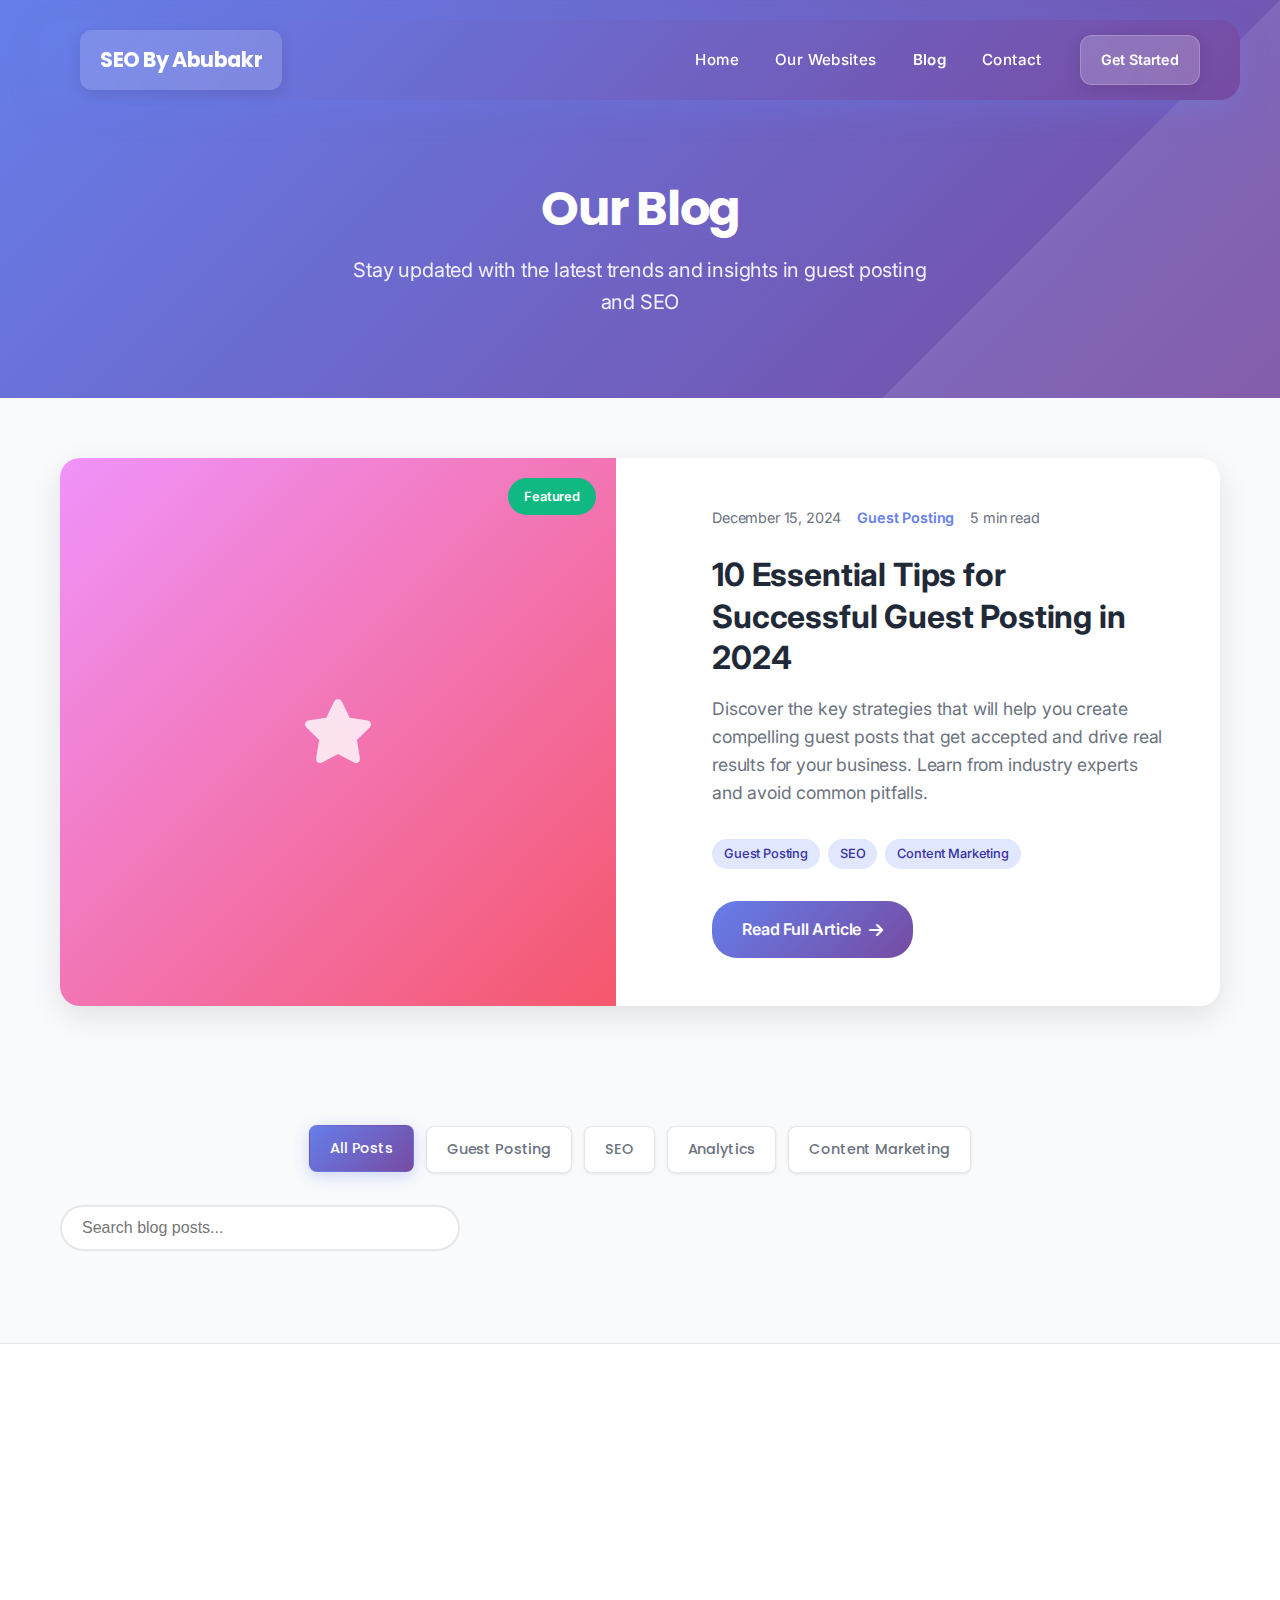
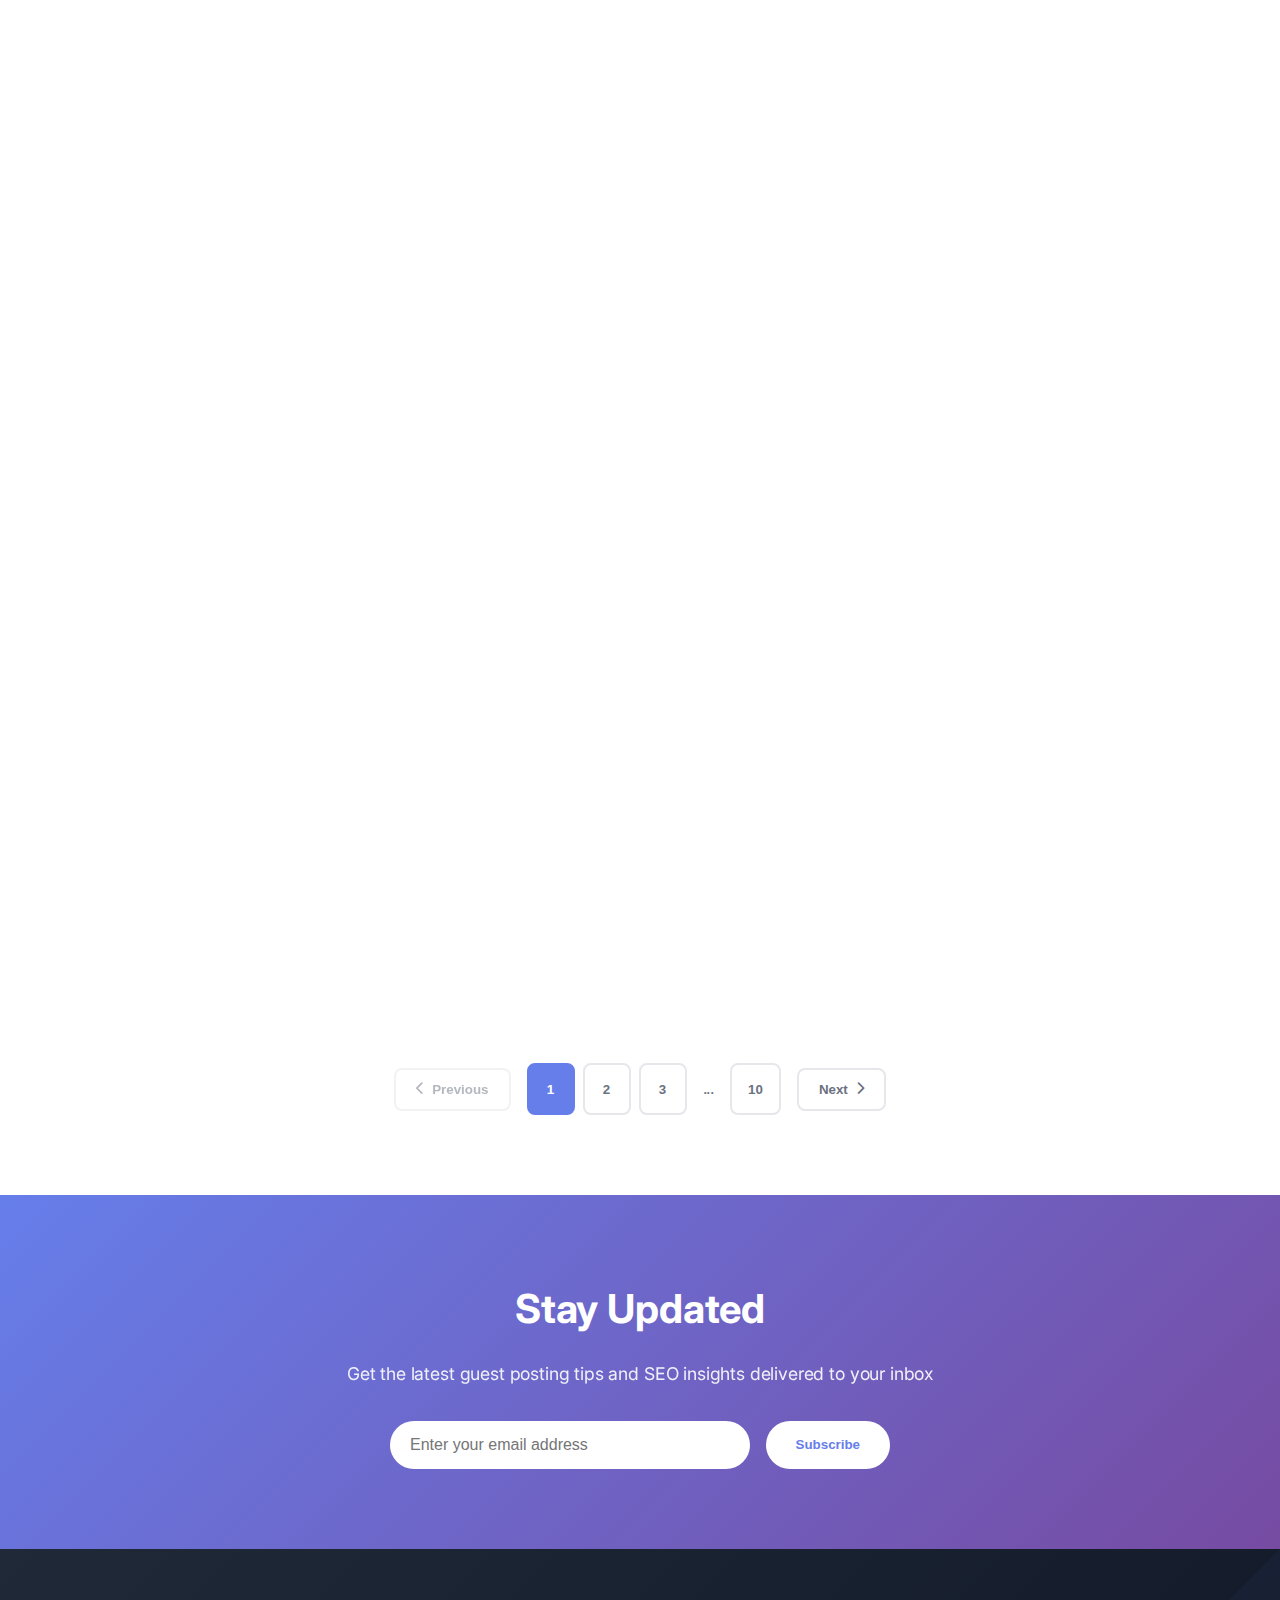
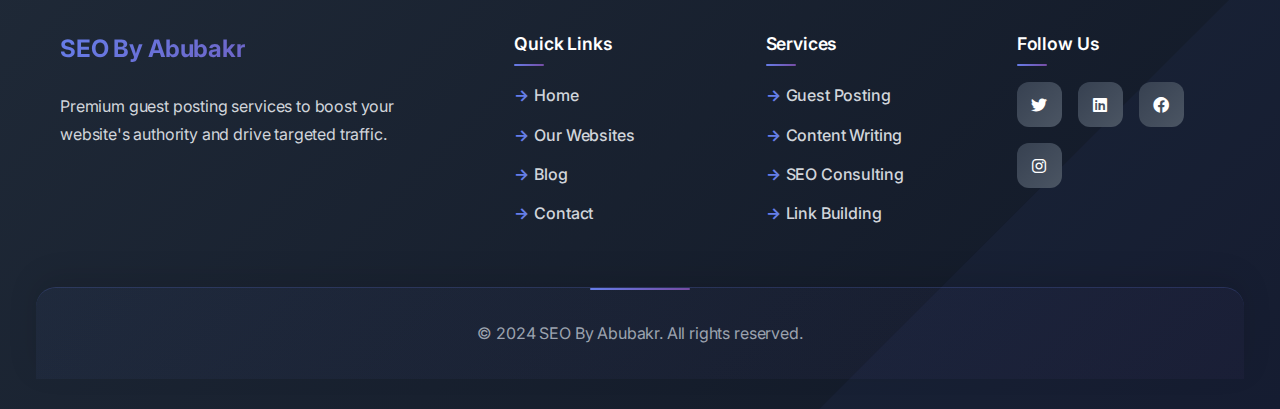
<file: blog.html>
<!DOCTYPE html>
<html lang="en">
<head>
    <meta charset="UTF-8">
    <meta name="viewport" content="width=device-width, initial-scale=1.0">
    <title>Blog - SEO By Abubakr</title>
    <link rel="stylesheet" href="styles.css">
    <link href="https://fonts.googleapis.com/css2?family=Poppins:wght@300;400;500;600;700;800&family=Inter:wght@300;400;500;600;700&display=swap" rel="stylesheet">
    <link rel="stylesheet" href="https://cdnjs.cloudflare.com/ajax/libs/font-awesome/6.0.0/css/all.min.css">
</head>
<body>
    <!-- Navigation -->
    <nav class="navbar">
        <div class="nav-container">
            <div class="nav-logo">
                <a href="index.html">
                    <h2>SEO By Abubakr</h2>
                </a>
            </div>
            <ul class="nav-menu">
                <li class="nav-item">
                    <a href="index.html" class="nav-link">Home</a>
                </li>
                <li class="nav-item">
                    <a href="websites.html" class="nav-link">Our Websites</a>
                </li>
                <li class="nav-item">
                    <a href="blog.html" class="nav-link active">Blog</a>
                </li>
                <li class="nav-item">
                    <a href="contact.html" class="nav-link">Contact</a>
                </li>
                <li class="nav-item">
                    <a href="contact.html" class="nav-cta">Get Started</a>
                </li>
            </ul>
            <div class="hamburger">
                <span class="bar"></span>
                <span class="bar"></span>
                <span class="bar"></span>
            </div>
        </div>
    </nav>

    <!-- Page Header -->
    <section class="page-header">
        <div class="container">
            <h1>Our Blog</h1>
            <p>Stay updated with the latest trends and insights in guest posting and SEO</p>
        </div>
    </section>

    <!-- Featured Post -->
    <section class="featured-post">
        <div class="container">
            <div class="featured-card">
                <div class="featured-image">
                    <div class="featured-placeholder">
                        <i class="fas fa-star"></i>
                    </div>
                    <div class="featured-badge">Featured</div>
                </div>
                <div class="featured-content">
                    <div class="featured-meta">
                        <span class="featured-date">December 15, 2024</span>
                        <span class="featured-category">Guest Posting</span>
                        <span class="read-time">5 min read</span>
                    </div>
                    <h2>10 Essential Tips for Successful Guest Posting in 2024</h2>
                    <p>Discover the key strategies that will help you create compelling guest posts that get accepted and drive real results for your business. Learn from industry experts and avoid common pitfalls.</p>
                    <div class="featured-tags">
                        <span class="tag">Guest Posting</span>
                        <span class="tag">SEO</span>
                        <span class="tag">Content Marketing</span>
                    </div>
                    <a href="blog-post-1.html" class="featured-read-more">
                        Read Full Article <i class="fas fa-arrow-right"></i>
                    </a>
                </div>
            </div>
        </div>
    </section>

    <!-- Blog Filter -->
    <section class="blog-filter">
        <div class="container">
            <div class="filter-tabs">
                <button class="filter-btn active" data-filter="all">All Posts</button>
                <button class="filter-btn" data-filter="guest-posting">Guest Posting</button>
                <button class="filter-btn" data-filter="seo">SEO</button>
                <button class="filter-btn" data-filter="analytics">Analytics</button>
                <button class="filter-btn" data-filter="content-marketing">Content Marketing</button>
            </div>
        </div>
    </section>

    <!-- Blog Posts Grid -->
    <section class="blog-listing">
        <div class="container">
            <div class="blog-grid">
                <!-- Blog Post 1 -->
                <article class="blog-card" data-category="guest-posting">
                    <div class="blog-image">
                        <div class="blog-placeholder">
                            <i class="fas fa-pen-fancy"></i>
                        </div>
                        <div class="blog-overlay">
                            <a href="blog-post-1.html" class="read-article-btn">
                                <i class="fas fa-book-open"></i> Read Article
                            </a>
                        </div>
                    </div>
                    <div class="blog-content">
                        <div class="blog-meta">
                            <span class="blog-date">December 15, 2024</span>
                            <span class="blog-category">Guest Posting</span>
                            <span class="read-time">5 min read</span>
                        </div>
                        <h3>10 Essential Tips for Successful Guest Posting in 2024</h3>
                        <p>Discover the key strategies that will help you create compelling guest posts that get accepted and drive real results for your business.</p>
                        <div class="blog-tags">
                            <span class="tag">Guest Posting</span>
                            <span class="tag">SEO</span>
                        </div>
                        <a href="blog-post-1.html" class="read-more">Read More <i class="fas fa-arrow-right"></i></a>
                    </div>
                </article>

                <!-- Blog Post 2 -->
                <article class="blog-card" data-category="seo">
                    <div class="blog-image">
                        <div class="blog-placeholder">
                            <i class="fas fa-search"></i>
                        </div>
                        <div class="blog-overlay">
                            <a href="blog-post-2.html" class="read-article-btn">
                                <i class="fas fa-book-open"></i> Read Article
                            </a>
                        </div>
                    </div>
                    <div class="blog-content">
                        <div class="blog-meta">
                            <span class="blog-date">December 10, 2024</span>
                            <span class="blog-category">SEO</span>
                            <span class="read-time">7 min read</span>
                        </div>
                        <h3>How Guest Posting Impacts Your SEO Strategy</h3>
                        <p>Learn how guest posting fits into your overall SEO strategy and how to measure its impact on your search rankings.</p>
                        <div class="blog-tags">
                            <span class="tag">SEO</span>
                            <span class="tag">Link Building</span>
                        </div>
                        <a href="blog-post-2.html" class="read-more">Read More <i class="fas fa-arrow-right"></i></a>
                    </div>
                </article>

                <!-- Blog Post 3 -->
                <article class="blog-card" data-category="analytics">
                    <div class="blog-image">
                        <div class="blog-placeholder">
                            <i class="fas fa-chart-bar"></i>
                        </div>
                        <div class="blog-overlay">
                            <a href="blog-post-3.html" class="read-article-btn">
                                <i class="fas fa-book-open"></i> Read Article
                            </a>
                        </div>
                    </div>
                    <div class="blog-content">
                        <div class="blog-meta">
                            <span class="blog-date">December 5, 2024</span>
                            <span class="blog-category">Analytics</span>
                            <span class="read-time">6 min read</span>
                        </div>
                        <h3>Measuring the ROI of Your Guest Posting Campaigns</h3>
                        <p>Understand how to track and measure the return on investment from your guest posting efforts with practical metrics and tools.</p>
                        <div class="blog-tags">
                            <span class="tag">Analytics</span>
                            <span class="tag">ROI</span>
                        </div>
                        <a href="blog-post-3.html" class="read-more">Read More <i class="fas fa-arrow-right"></i></a>
                    </div>
                </article>

                <!-- Blog Post 4 -->
                <article class="blog-card" data-category="content-marketing">
                    <div class="blog-image">
                        <div class="blog-placeholder">
                            <i class="fas fa-pencil-alt"></i>
                        </div>
                        <div class="blog-overlay">
                            <a href="blog-post-4.html" class="read-article-btn">
                                <i class="fas fa-book-open"></i> Read Article
                            </a>
                        </div>
                    </div>
                    <div class="blog-content">
                        <div class="blog-meta">
                            <span class="blog-date">November 28, 2024</span>
                            <span class="blog-category">Content Marketing</span>
                            <span class="read-time">8 min read</span>
                        </div>
                        <h3>Creating Compelling Content for Guest Posts</h3>
                        <p>Master the art of writing engaging guest posts that editors love and readers can't resist sharing.</p>
                        <div class="blog-tags">
                            <span class="tag">Content Writing</span>
                            <span class="tag">Guest Posting</span>
                        </div>
                        <a href="blog-post-4.html" class="read-more">Read More <i class="fas fa-arrow-right"></i></a>
                    </div>
                </article>

                <!-- Blog Post 5 -->
                <article class="blog-card" data-category="seo">
                    <div class="blog-image">
                        <div class="blog-placeholder">
                            <i class="fas fa-link"></i>
                        </div>
                        <div class="blog-overlay">
                            <a href="blog-post-5.html" class="read-article-btn">
                                <i class="fas fa-book-open"></i> Read Article
                            </a>
                        </div>
                    </div>
                    <div class="blog-content">
                        <div class="blog-meta">
                            <span class="blog-date">November 20, 2024</span>
                            <span class="blog-category">SEO</span>
                            <span class="read-time">4 min read</span>
                        </div>
                        <h3>Link Building Strategies That Actually Work in 2024</h3>
                        <p>Explore proven link building techniques that deliver real results without risking your website's reputation.</p>
                        <div class="blog-tags">
                            <span class="tag">Link Building</span>
                            <span class="tag">SEO</span>
                        </div>
                        <a href="blog-post-5.html" class="read-more">Read More <i class="fas fa-arrow-right"></i></a>
                    </div>
                </article>

                <!-- Blog Post 6 -->
                <article class="blog-card" data-category="guest-posting">
                    <div class="blog-image">
                        <div class="blog-placeholder">
                            <i class="fas fa-handshake"></i>
                        </div>
                        <div class="blog-overlay">
                            <a href="blog-post-6.html" class="read-article-btn">
                                <i class="fas fa-book-open"></i> Read Article
                            </a>
                        </div>
                    </div>
                    <div class="blog-content">
                        <div class="blog-meta">
                            <span class="blog-date">November 15, 2024</span>
                            <span class="blog-category">Guest Posting</span>
                            <span class="read-time">6 min read</span>
                        </div>
                        <h3>Building Relationships with Blog Editors</h3>
                        <p>Learn how to establish meaningful connections with blog editors to increase your guest post acceptance rate.</p>
                        <div class="blog-tags">
                            <span class="tag">Networking</span>
                            <span class="tag">Guest Posting</span>
                        </div>
                        <a href="blog-post-6.html" class="read-more">Read More <i class="fas fa-arrow-right"></i></a>
                    </div>
                </article>
            </div>

            <!-- Pagination -->
            <div class="pagination">
                <button class="page-btn disabled">
                    <i class="fas fa-chevron-left"></i> Previous
                </button>
                <div class="page-numbers">
                    <button class="page-number active">1</button>
                    <button class="page-number">2</button>
                    <button class="page-number">3</button>
                    <span class="page-dots">...</span>
                    <button class="page-number">10</button>
                </div>
                <button class="page-btn">
                    Next <i class="fas fa-chevron-right"></i>
                </button>
            </div>
        </div>
    </section>

    <!-- Newsletter Section -->
    <section class="newsletter">
        <div class="container">
            <div class="newsletter-content">
                <h2>Stay Updated</h2>
                <p>Get the latest guest posting tips and SEO insights delivered to your inbox</p>
                <form class="newsletter-form">
                    <input type="email" placeholder="Enter your email address" required>
                    <button type="submit">Subscribe</button>
                </form>
            </div>
        </div>
    </section>

    <!-- Footer -->
    <footer class="footer">
        <div class="container">
            <div class="footer-content">
                <div class="footer-section">
                    <h3>SEO By Abubakr</h3>
                    <p>Premium guest posting services to boost your website's authority and drive targeted traffic.</p>
                </div>
                <div class="footer-section">
                    <h4>Quick Links</h4>
                    <ul>
                        <li><a href="index.html">Home</a></li>
                        <li><a href="websites.html">Our Websites</a></li>
                        <li><a href="blog.html">Blog</a></li>
                        <li><a href="index.html#contact">Contact</a></li>
                    </ul>
                </div>
                <div class="footer-section">
                    <h4>Services</h4>
                    <ul>
                        <li><a href="#">Guest Posting</a></li>
                        <li><a href="#">Content Writing</a></li>
                        <li><a href="#">SEO Consulting</a></li>
                        <li><a href="#">Link Building</a></li>
                    </ul>
                </div>
                <div class="footer-section">
                    <h4>Follow Us</h4>
                    <div class="social-links">
                        <a href="#"><i class="fab fa-twitter"></i></a>
                        <a href="#"><i class="fab fa-linkedin"></i></a>
                        <a href="#"><i class="fab fa-facebook"></i></a>
                        <a href="#"><i class="fab fa-instagram"></i></a>
                    </div>
                </div>
            </div>
            <div class="footer-bottom">
                <p>&copy; 2024 SEO By Abubakr. All rights reserved.</p>
            </div>
        </div>
    </footer>

    <script src="script.js"></script>
    <script src="blog.js"></script>
</body>
</html>
</file>
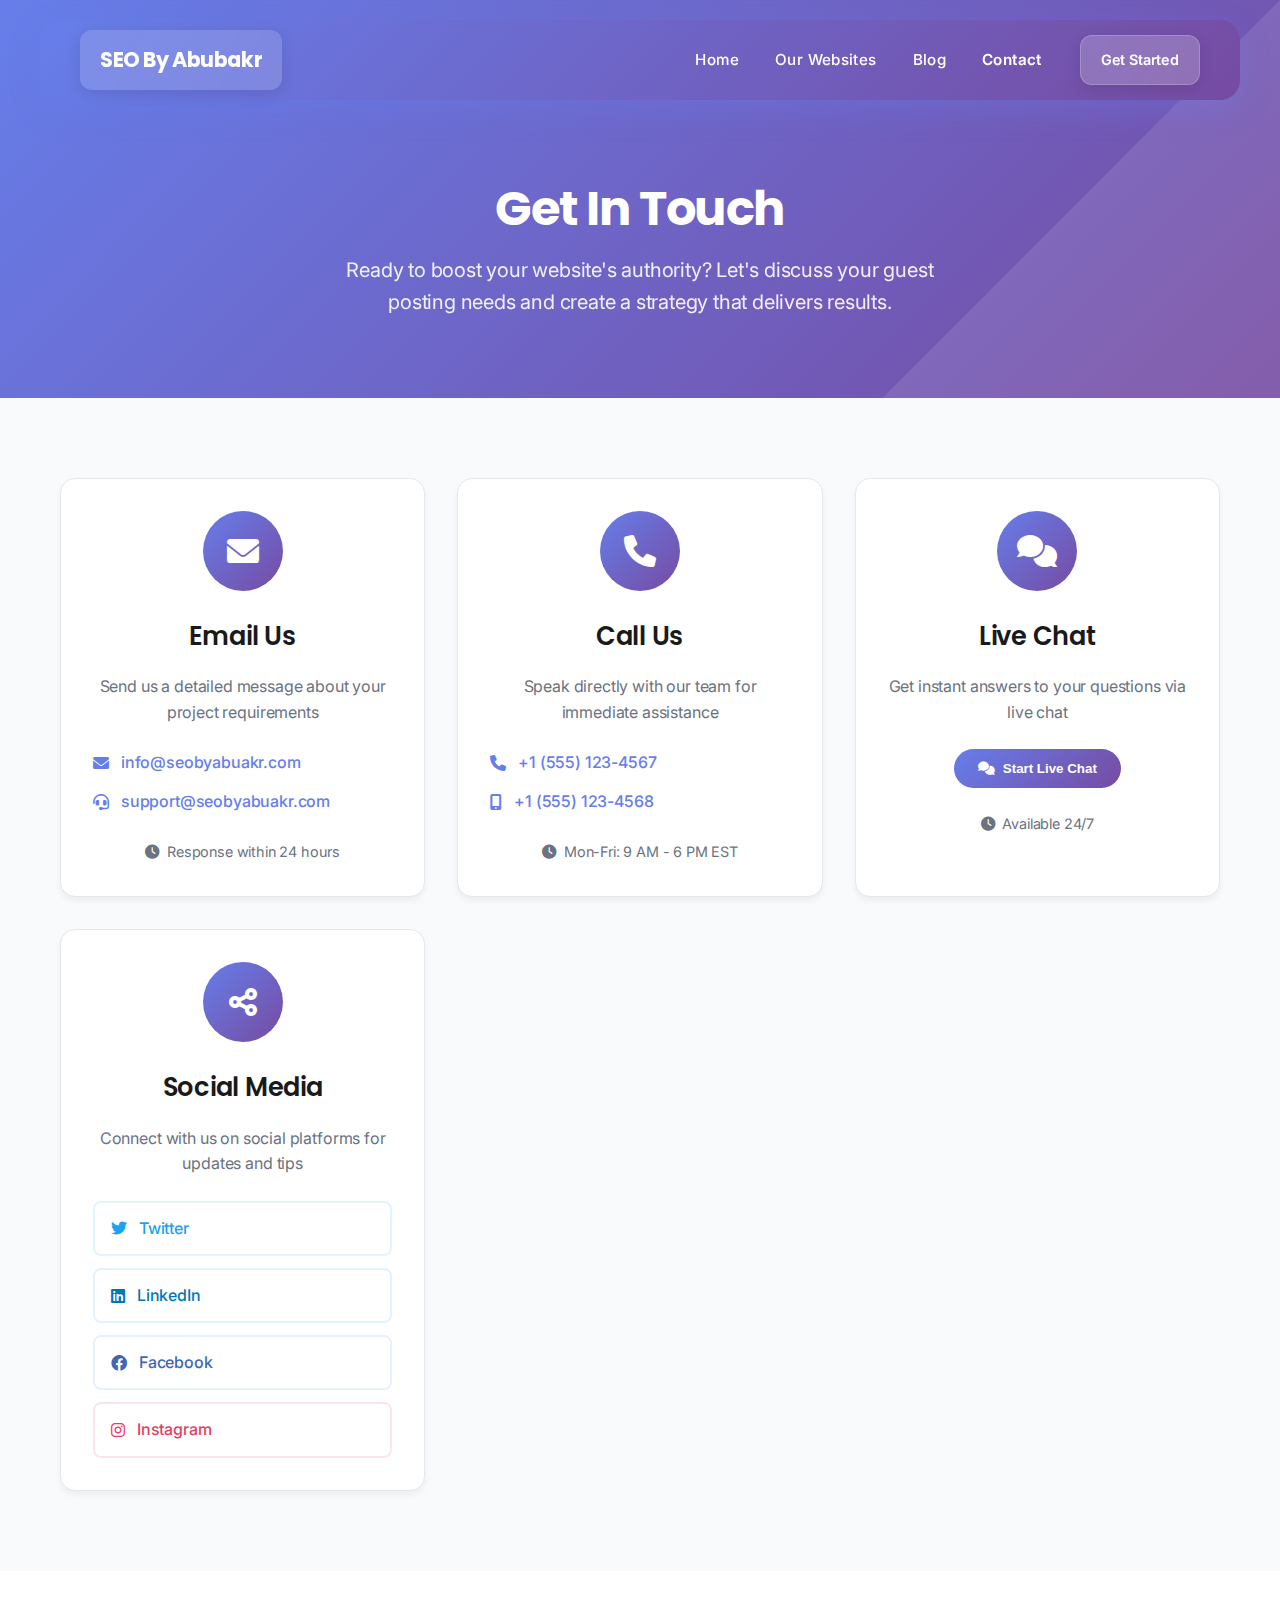
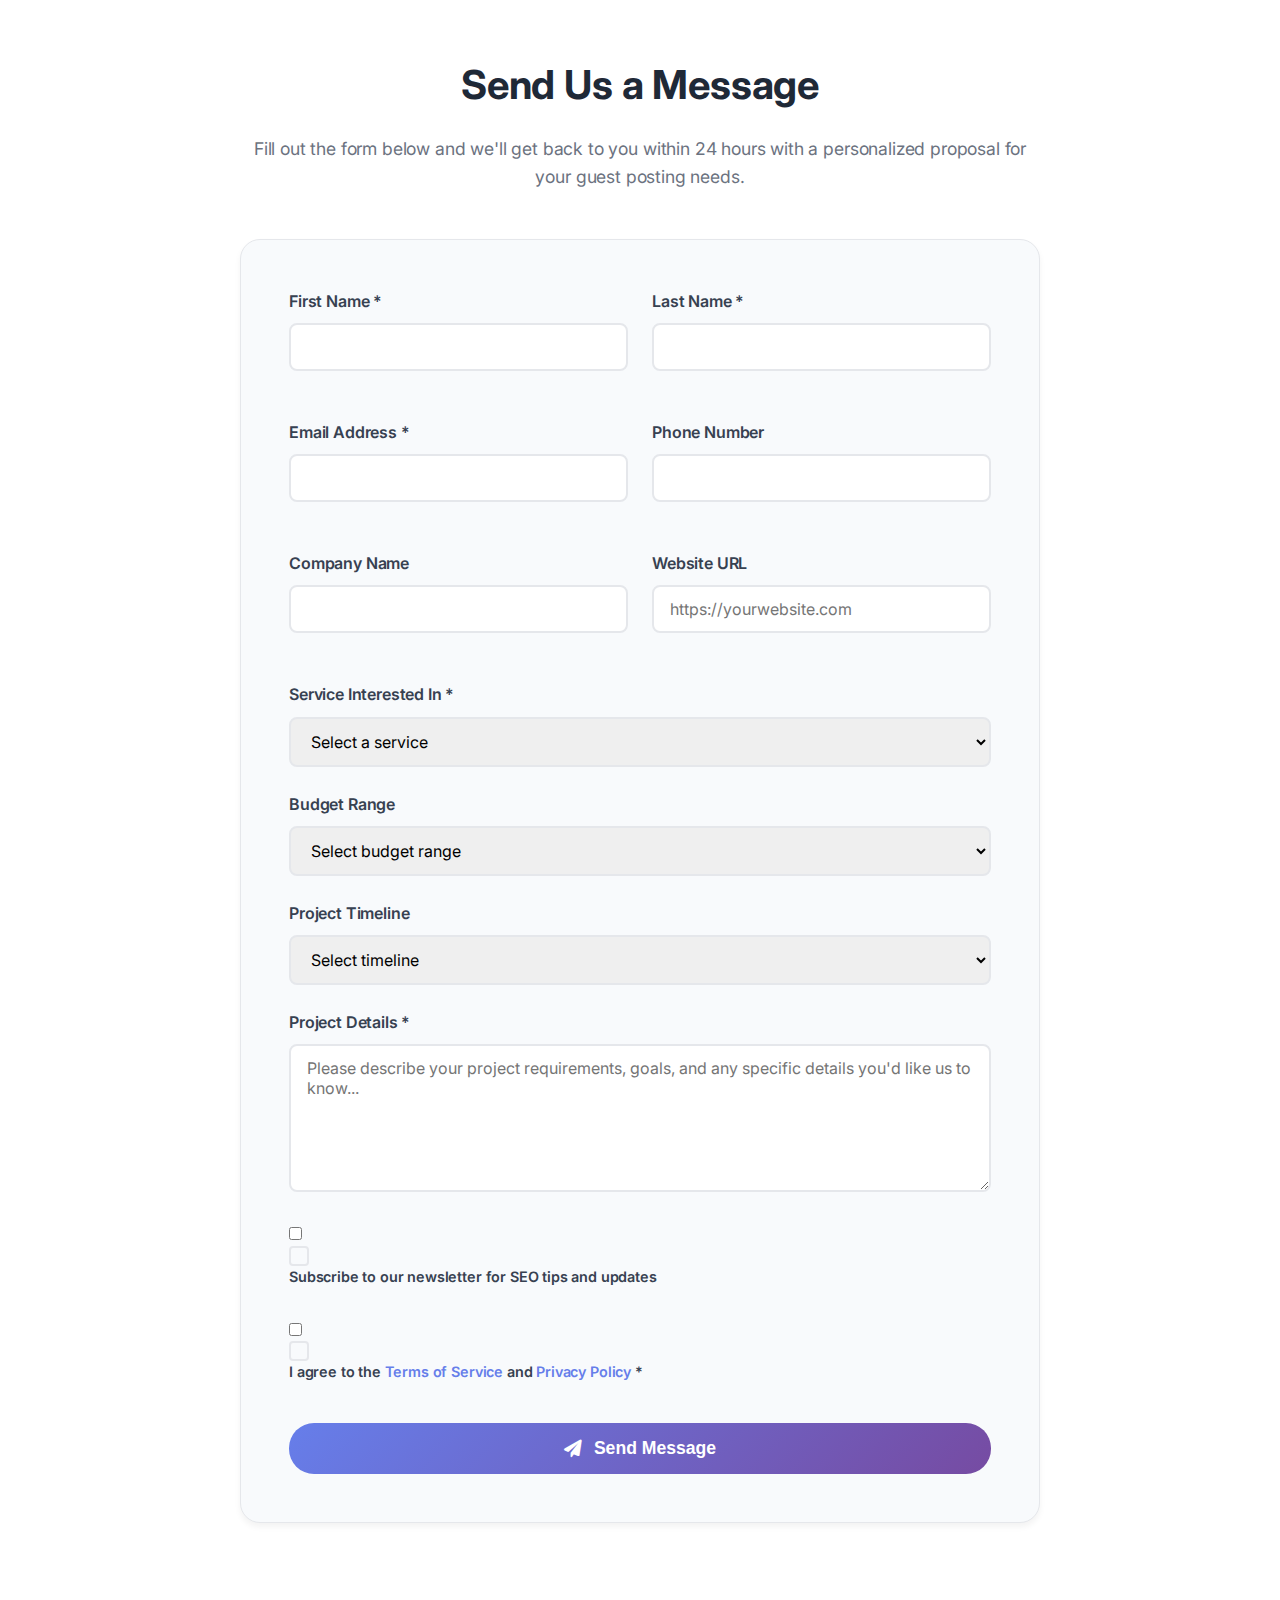
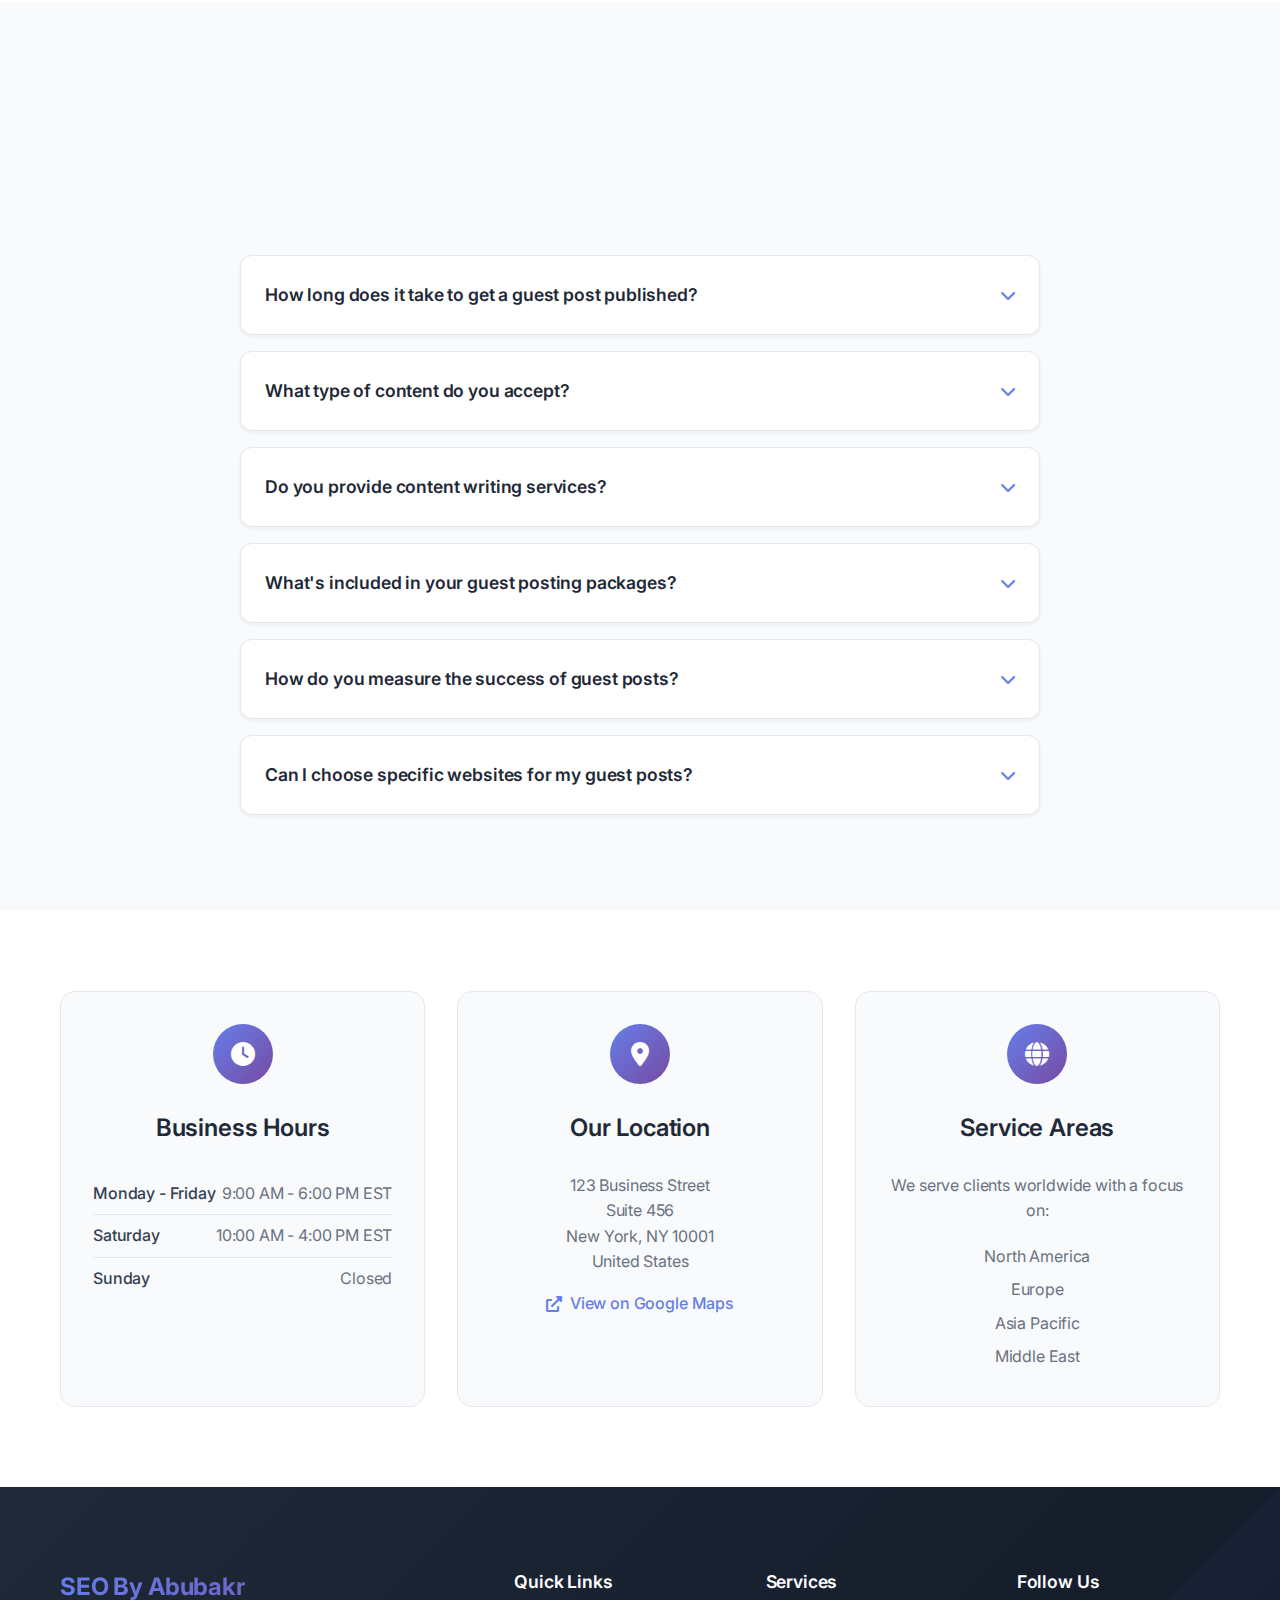
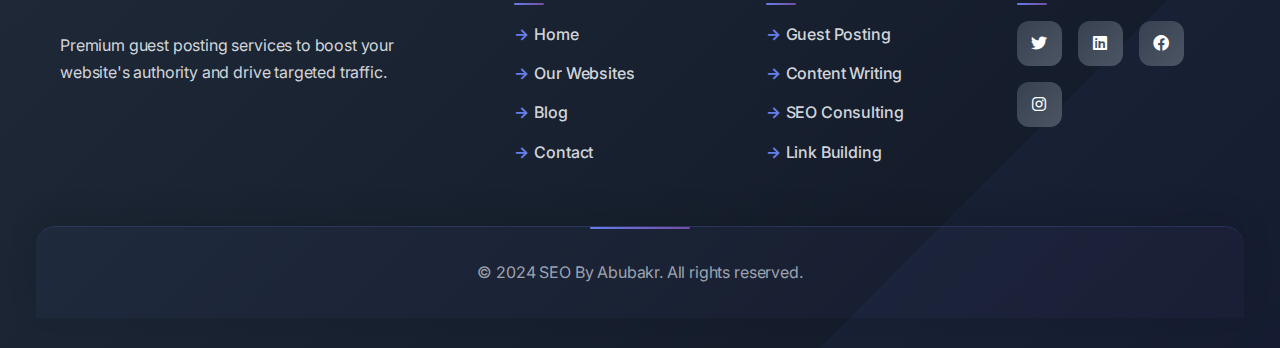
<file: contact.html>
<!DOCTYPE html>
<html lang="en">
<head>
    <meta charset="UTF-8">
    <meta name="viewport" content="width=device-width, initial-scale=1.0">
    <title>Contact Us - SEO By Abubakr</title>
    <link rel="stylesheet" href="styles.css">
    <link href="https://fonts.googleapis.com/css2?family=Poppins:wght@300;400;500;600;700;800&family=Inter:wght@300;400;500;600;700&display=swap" rel="stylesheet">
    <link rel="stylesheet" href="https://cdnjs.cloudflare.com/ajax/libs/font-awesome/6.0.0/css/all.min.css">
</head>
<body>
    <!-- Navigation -->
    <nav class="navbar">
        <div class="nav-container">
            <div class="nav-logo">
                <a href="index.html">
                    <h2>SEO By Abubakr</h2>
                </a>
            </div>
            <ul class="nav-menu">
                <li class="nav-item">
                    <a href="index.html" class="nav-link">Home</a>
                </li>
                <li class="nav-item">
                    <a href="websites.html" class="nav-link">Our Websites</a>
                </li>
                <li class="nav-item">
                    <a href="blog.html" class="nav-link">Blog</a>
                </li>
                <li class="nav-item">
                    <a href="contact.html" class="nav-link active">Contact</a>
                </li>
                <li class="nav-item">
                    <a href="#contact-form" class="nav-cta">Get Started</a>
                </li>
            </ul>
            <div class="hamburger">
                <span class="bar"></span>
                <span class="bar"></span>
                <span class="bar"></span>
            </div>
        </div>
    </nav>

    <!-- Page Header -->
    <section class="page-header">
        <div class="container">
            <h1>Get In Touch</h1>
            <p>Ready to boost your website's authority? Let's discuss your guest posting needs and create a strategy that delivers results.</p>
        </div>
    </section>

    <!-- Contact Methods -->
    <section class="contact-methods">
        <div class="container">
            <div class="contact-grid">
                <!-- Email Contact -->
                <div class="contact-method-card">
                    <div class="contact-icon">
                        <i class="fas fa-envelope"></i>
                    </div>
                    <h3>Email Us</h3>
                    <p>Send us a detailed message about your project requirements</p>
                    <div class="contact-details">
                        <a href="mailto:info@seobyabuakr.com" class="contact-link">
                            <i class="fas fa-envelope"></i>
                            info@seobyabuakr.com
                        </a>
                        <a href="mailto:support@seobyabuakr.com" class="contact-link">
                            <i class="fas fa-headset"></i>
                            support@seobyabuakr.com
                        </a>
                    </div>
                    <div class="response-time">
                        <i class="fas fa-clock"></i>
                        <span>Response within 24 hours</span>
                    </div>
                </div>

                <!-- Phone Contact -->
                <div class="contact-method-card">
                    <div class="contact-icon">
                        <i class="fas fa-phone"></i>
                    </div>
                    <h3>Call Us</h3>
                    <p>Speak directly with our team for immediate assistance</p>
                    <div class="contact-details">
                        <a href="tel:+15551234567" class="contact-link">
                            <i class="fas fa-phone"></i>
                            +1 (555) 123-4567
                        </a>
                        <a href="tel:+15551234568" class="contact-link">
                            <i class="fas fa-mobile-alt"></i>
                            +1 (555) 123-4568
                        </a>
                    </div>
                    <div class="response-time">
                        <i class="fas fa-clock"></i>
                        <span>Mon-Fri: 9 AM - 6 PM EST</span>
                    </div>
                </div>

                <!-- Live Chat -->
                <div class="contact-method-card">
                    <div class="contact-icon">
                        <i class="fas fa-comments"></i>
                    </div>
                    <h3>Live Chat</h3>
                    <p>Get instant answers to your questions via live chat</p>
                    <div class="contact-details">
                        <button class="chat-btn" onclick="openLiveChat()">
                            <i class="fas fa-comments"></i>
                            Start Live Chat
                        </button>
                    </div>
                    <div class="response-time">
                        <i class="fas fa-clock"></i>
                        <span>Available 24/7</span>
                    </div>
                </div>

                <!-- Social Media -->
                <div class="contact-method-card">
                    <div class="contact-icon">
                        <i class="fas fa-share-alt"></i>
                    </div>
                    <h3>Social Media</h3>
                    <p>Connect with us on social platforms for updates and tips</p>
                    <div class="social-links">
                        <a href="#" class="social-link twitter">
                            <i class="fab fa-twitter"></i>
                            <span>Twitter</span>
                        </a>
                        <a href="#" class="social-link linkedin">
                            <i class="fab fa-linkedin"></i>
                            <span>LinkedIn</span>
                        </a>
                        <a href="#" class="social-link facebook">
                            <i class="fab fa-facebook"></i>
                            <span>Facebook</span>
                        </a>
                        <a href="#" class="social-link instagram">
                            <i class="fab fa-instagram"></i>
                            <span>Instagram</span>
                        </a>
                    </div>
                </div>
            </div>
        </div>
    </section>

    <!-- Contact Form Section -->
    <section id="contact-form" class="contact-form-section">
        <div class="container">
            <div class="form-wrapper">
                <div class="form-header">
                    <h2>Send Us a Message</h2>
                    <p>Fill out the form below and we'll get back to you within 24 hours with a personalized proposal for your guest posting needs.</p>
                </div>

                <form class="contact-form" id="mainContactForm">
                    <div class="form-row">
                        <div class="form-group">
                            <label for="firstName">First Name *</label>
                            <input type="text" id="firstName" name="firstName" required>
                        </div>
                        <div class="form-group">
                            <label for="lastName">Last Name *</label>
                            <input type="text" id="lastName" name="lastName" required>
                        </div>
                    </div>

                    <div class="form-row">
                        <div class="form-group">
                            <label for="email">Email Address *</label>
                            <input type="email" id="email" name="email" required>
                        </div>
                        <div class="form-group">
                            <label for="phone">Phone Number</label>
                            <input type="tel" id="phone" name="phone">
                        </div>
                    </div>

                    <div class="form-row">
                        <div class="form-group">
                            <label for="company">Company Name</label>
                            <input type="text" id="company" name="company">
                        </div>
                        <div class="form-group">
                            <label for="website">Website URL</label>
                            <input type="url" id="website" name="website" placeholder="https://yourwebsite.com">
                        </div>
                    </div>

                    <div class="form-group">
                        <label for="service">Service Interested In *</label>
                        <select id="service" name="service" required>
                            <option value="">Select a service</option>
                            <option value="guest-posting">Guest Posting</option>
                            <option value="content-writing">Content Writing</option>
                            <option value="seo-consulting">SEO Consulting</option>
                            <option value="link-building">Link Building</option>
                            <option value="full-package">Full SEO Package</option>
                            <option value="custom">Custom Solution</option>
                        </select>
                    </div>

                    <div class="form-group">
                        <label for="budget">Budget Range</label>
                        <select id="budget" name="budget">
                            <option value="">Select budget range</option>
                            <option value="under-500">Under $500</option>
                            <option value="500-1000">$500 - $1,000</option>
                            <option value="1000-2500">$1,000 - $2,500</option>
                            <option value="2500-5000">$2,500 - $5,000</option>
                            <option value="over-5000">Over $5,000</option>
                        </select>
                    </div>

                    <div class="form-group">
                        <label for="timeline">Project Timeline</label>
                        <select id="timeline" name="timeline">
                            <option value="">Select timeline</option>
                            <option value="asap">ASAP (Within 1 week)</option>
                            <option value="1-month">Within 1 month</option>
                            <option value="2-3-months">2-3 months</option>
                            <option value="flexible">Flexible</option>
                        </select>
                    </div>

                    <div class="form-group">
                        <label for="message">Project Details *</label>
                        <textarea id="message" name="message" rows="6" placeholder="Please describe your project requirements, goals, and any specific details you'd like us to know..." required></textarea>
                    </div>

                    <div class="form-group checkbox-group">
                        <label class="checkbox-label">
                            <input type="checkbox" id="newsletter" name="newsletter">
                            <span class="checkmark"></span>
                            Subscribe to our newsletter for SEO tips and updates
                        </label>
                    </div>

                    <div class="form-group checkbox-group">
                        <label class="checkbox-label">
                            <input type="checkbox" id="terms" name="terms" required>
                            <span class="checkmark"></span>
                            I agree to the <a href="#" class="terms-link">Terms of Service</a> and <a href="#" class="terms-link">Privacy Policy</a> *
                        </label>
                    </div>

                    <button type="submit" class="submit-btn">
                        <i class="fas fa-paper-plane"></i>
                        Send Message
                    </button>
                </form>
            </div>
        </div>
    </section>

    <!-- FAQ Section -->
    <section class="faq-section">
        <div class="container">
            <div class="section-header">
                <h2>Frequently Asked Questions</h2>
                <p>Find answers to common questions about our guest posting services</p>
            </div>

            <div class="faq-grid">
                <div class="faq-item">
                    <div class="faq-question">
                        <h3>How long does it take to get a guest post published?</h3>
                        <i class="fas fa-chevron-down"></i>
                    </div>
                    <div class="faq-answer">
                        <p>Typically, guest posts are published within 3-7 business days after content approval. However, this can vary depending on the publication's editorial calendar and review process.</p>
                    </div>
                </div>

                <div class="faq-item">
                    <div class="faq-question">
                        <h3>What type of content do you accept?</h3>
                        <i class="fas fa-chevron-down"></i>
                    </div>
                    <div class="faq-answer">
                        <p>We accept high-quality, original content that provides value to the target audience. This includes how-to guides, industry insights, case studies, and thought leadership articles.</p>
                    </div>
                </div>

                <div class="faq-item">
                    <div class="faq-question">
                        <h3>Do you provide content writing services?</h3>
                        <i class="fas fa-chevron-down"></i>
                    </div>
                    <div class="faq-answer">
                        <p>Yes, we offer professional content writing services. Our experienced writers can create engaging, SEO-optimized content tailored to your target publications and audience.</p>
                    </div>
                </div>

                <div class="faq-item">
                    <div class="faq-question">
                        <h3>What's included in your guest posting packages?</h3>
                        <i class="fas fa-chevron-down"></i>
                    </div>
                    <div class="faq-answer">
                        <p>Our packages include content creation, publication placement, link building, performance tracking, and detailed reporting. Custom packages are available based on your specific needs.</p>
                    </div>
                </div>

                <div class="faq-item">
                    <div class="faq-question">
                        <h3>How do you measure the success of guest posts?</h3>
                        <i class="fas fa-chevron-down"></i>
                    </div>
                    <div class="faq-answer">
                        <p>We track various metrics including website traffic, backlink quality, domain authority improvement, social shares, and conversion rates to measure the success of your guest posting campaigns.</p>
                    </div>
                </div>

                <div class="faq-item">
                    <div class="faq-question">
                        <h3>Can I choose specific websites for my guest posts?</h3>
                        <i class="fas fa-chevron-down"></i>
                    </div>
                    <div class="faq-answer">
                        <p>Absolutely! You can browse our website network and select specific publications that align with your industry and target audience. We'll work with you to secure placements on your preferred sites.</p>
                    </div>
                </div>
            </div>
        </div>
    </section>

    <!-- Office Hours & Location -->
    <section class="office-info">
        <div class="container">
            <div class="office-grid">
                <div class="office-card">
                    <div class="office-icon">
                        <i class="fas fa-clock"></i>
                    </div>
                    <h3>Business Hours</h3>
                    <div class="office-details">
                        <div class="time-slot">
                            <span class="day">Monday - Friday</span>
                            <span class="time">9:00 AM - 6:00 PM EST</span>
                        </div>
                        <div class="time-slot">
                            <span class="day">Saturday</span>
                            <span class="time">10:00 AM - 4:00 PM EST</span>
                        </div>
                        <div class="time-slot">
                            <span class="day">Sunday</span>
                            <span class="time">Closed</span>
                        </div>
                    </div>
                </div>

                <div class="office-card">
                    <div class="office-icon">
                        <i class="fas fa-map-marker-alt"></i>
                    </div>
                    <h3>Our Location</h3>
                    <div class="office-details">
                        <p>123 Business Street<br>
                        Suite 456<br>
                        New York, NY 10001<br>
                        United States</p>
                        <a href="#" class="map-link">
                            <i class="fas fa-external-link-alt"></i>
                            View on Google Maps
                        </a>
                    </div>
                </div>

                <div class="office-card">
                    <div class="office-icon">
                        <i class="fas fa-globe"></i>
                    </div>
                    <h3>Service Areas</h3>
                    <div class="office-details">
                        <p>We serve clients worldwide with a focus on:</p>
                        <ul>
                            <li>North America</li>
                            <li>Europe</li>
                            <li>Asia Pacific</li>
                            <li>Middle East</li>
                        </ul>
                    </div>
                </div>
            </div>
        </div>
    </section>

    <!-- Footer -->
    <footer class="footer">
        <div class="container">
            <div class="footer-content">
                <div class="footer-section">
                    <h3>SEO By Abubakr</h3>
                    <p>Premium guest posting services to boost your website's authority and drive targeted traffic.</p>
                </div>
                <div class="footer-section">
                    <h4>Quick Links</h4>
                    <ul>
                        <li><a href="index.html">Home</a></li>
                        <li><a href="websites.html">Our Websites</a></li>
                        <li><a href="blog.html">Blog</a></li>
                        <li><a href="contact.html">Contact</a></li>
                    </ul>
                </div>
                <div class="footer-section">
                    <h4>Services</h4>
                    <ul>
                        <li><a href="#">Guest Posting</a></li>
                        <li><a href="#">Content Writing</a></li>
                        <li><a href="#">SEO Consulting</a></li>
                        <li><a href="#">Link Building</a></li>
                    </ul>
                </div>
                <div class="footer-section">
                    <h4>Follow Us</h4>
                    <div class="social-links">
                        <a href="#"><i class="fab fa-twitter"></i></a>
                        <a href="#"><i class="fab fa-linkedin"></i></a>
                        <a href="#"><i class="fab fa-facebook"></i></a>
                        <a href="#"><i class="fab fa-instagram"></i></a>
                    </div>
                </div>
            </div>
            <div class="footer-bottom">
                <p>&copy; 2024 SEO By Abubakr. All rights reserved.</p>
            </div>
        </div>
    </footer>

    <script src="script.js"></script>
    <script src="contact.js"></script>
</body>
</html>
</file>
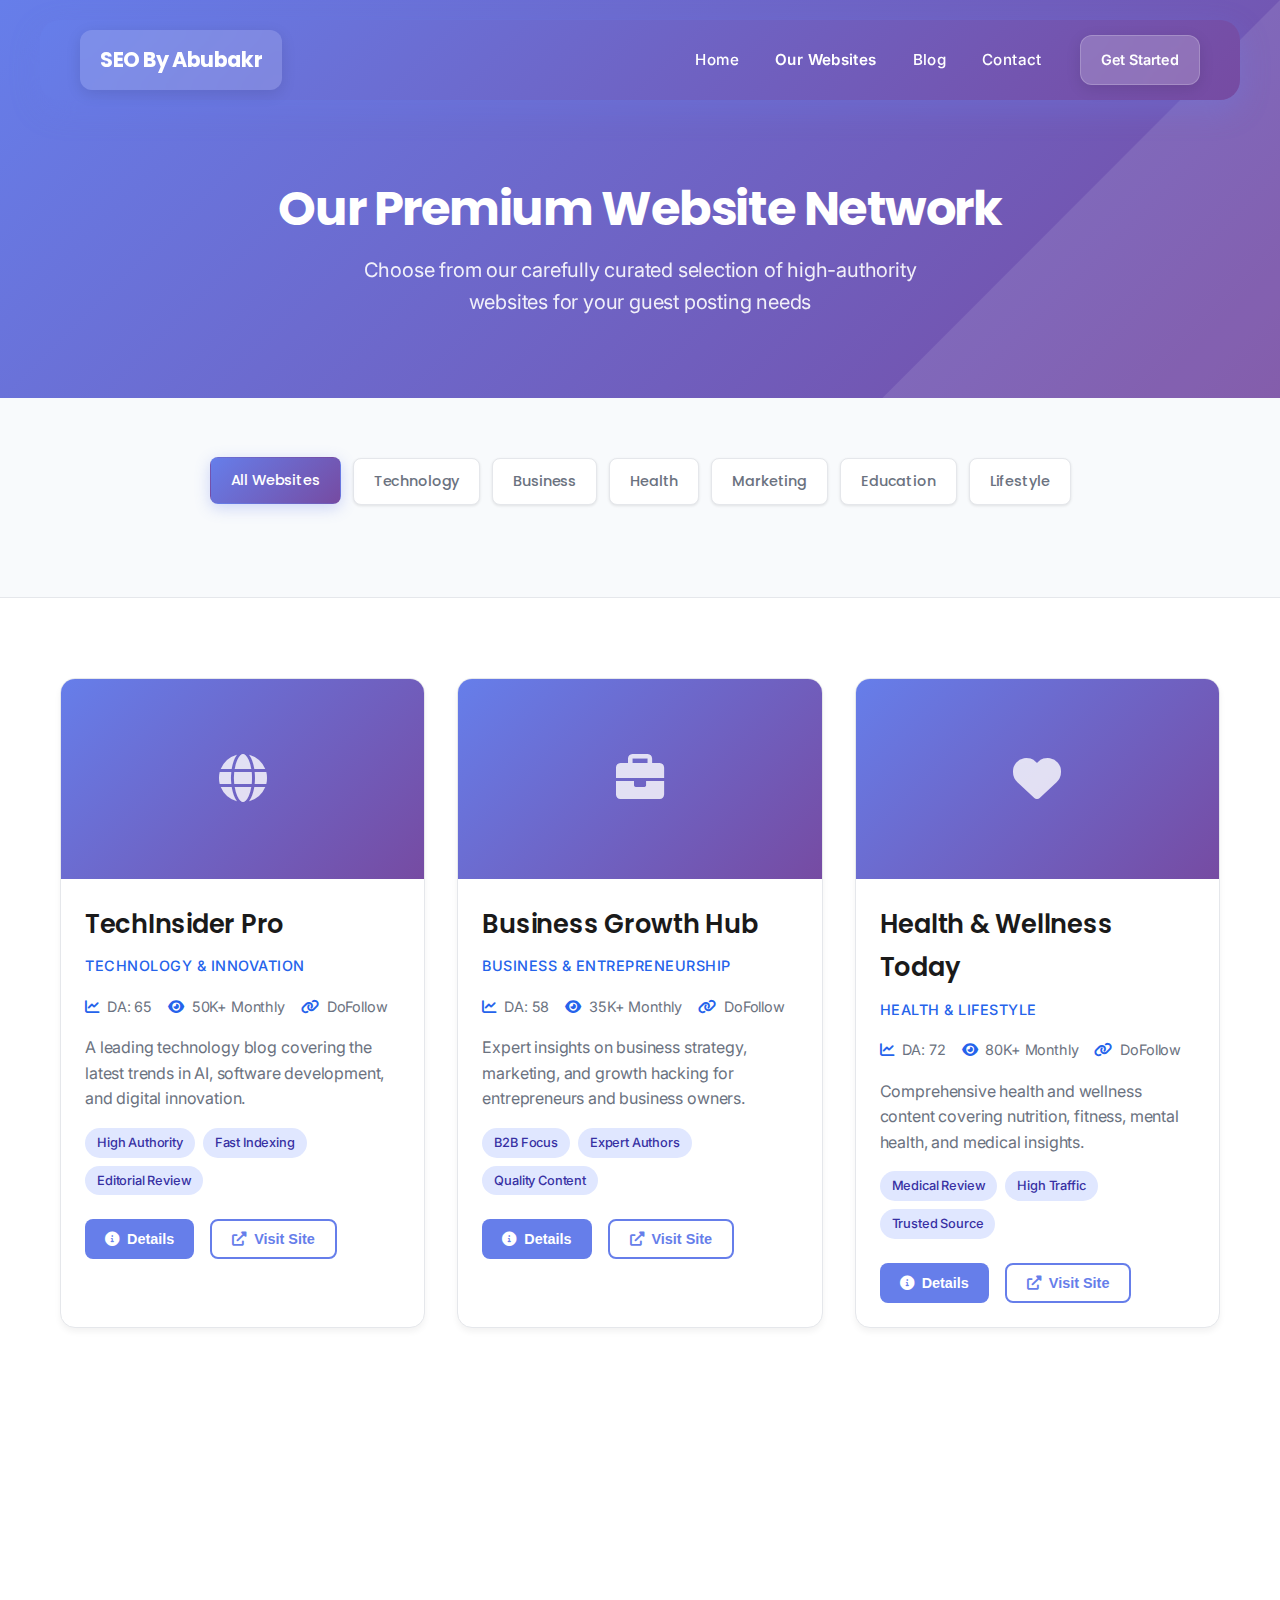
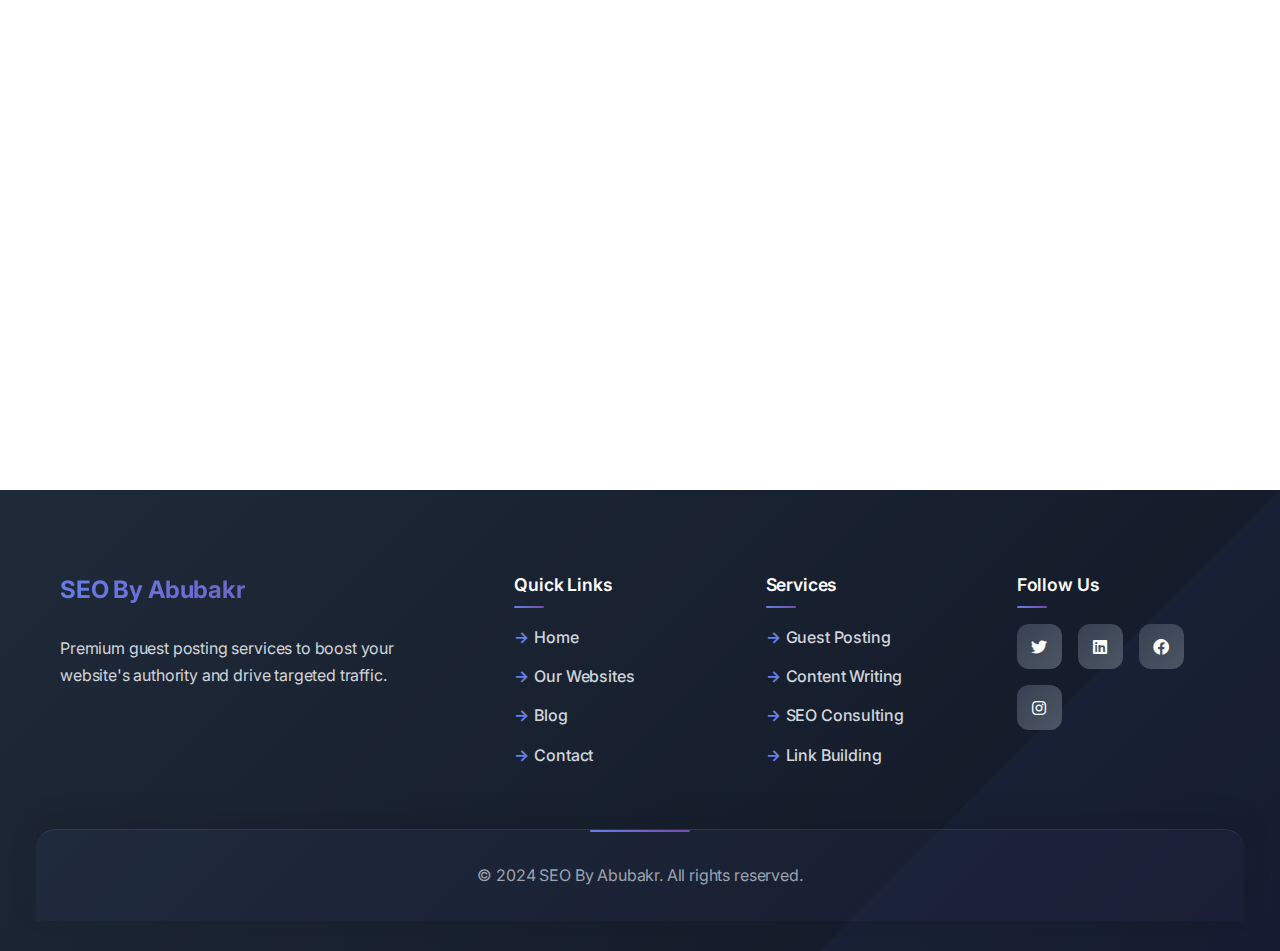
<file: websites.html>
<!DOCTYPE html>
<html lang="en">
<head>
    <meta charset="UTF-8">
    <meta name="viewport" content="width=device-width, initial-scale=1.0">
    <title>Our Premium Websites - SEO By Abubakr</title>
    <link rel="stylesheet" href="styles.css">
    <link href="https://fonts.googleapis.com/css2?family=Poppins:wght@300;400;500;600;700;800&family=Inter:wght@300;400;500;600;700&display=swap" rel="stylesheet">
    <link rel="stylesheet" href="https://cdnjs.cloudflare.com/ajax/libs/font-awesome/6.0.0/css/all.min.css">
</head>
<body>
    <!-- Navigation -->
    <nav class="navbar">
        <div class="nav-container">
            <div class="nav-logo">
                <a href="index.html">
                    <h2>SEO By Abubakr</h2>
                </a>
            </div>
            <ul class="nav-menu">
                <li class="nav-item">
                    <a href="index.html" class="nav-link">Home</a>
                </li>
                <li class="nav-item">
                    <a href="websites.html" class="nav-link active">Our Websites</a>
                </li>
                <li class="nav-item">
                    <a href="blog.html" class="nav-link">Blog</a>
                </li>
                <li class="nav-item">
                    <a href="contact.html" class="nav-link">Contact</a>
                </li>
                <li class="nav-item">
                    <a href="contact.html" class="nav-cta">Get Started</a>
                </li>
            </ul>
            <div class="hamburger">
                <span class="bar"></span>
                <span class="bar"></span>
                <span class="bar"></span>
            </div>
        </div>
    </nav>

    <!-- Page Header -->
    <section class="page-header">
        <div class="container">
            <div class="page-header-content">
                <h1>Our Premium Website Network</h1>
                <p>Choose from our carefully curated selection of high-authority websites for your guest posting needs</p>
            </div>
        </div>
    </section>

    <!-- Filter Section -->
    <section class="filter-section">
        <div class="container">
            <div class="filter-tabs">
                <button class="filter-btn active" data-filter="all">All Websites</button>
                <button class="filter-btn" data-filter="technology">Technology</button>
                <button class="filter-btn" data-filter="business">Business</button>
                <button class="filter-btn" data-filter="health">Health</button>
                <button class="filter-btn" data-filter="marketing">Marketing</button>
                <button class="filter-btn" data-filter="education">Education</button>
                <button class="filter-btn" data-filter="lifestyle">Lifestyle</button>
            </div>
        </div>
    </section>

    <!-- Websites Grid -->
    <section class="websites-listing">
        <div class="container">
            <div class="websites-grid">
                <!-- Website Card 1 -->
                <div class="website-card" data-category="technology" data-website-id="techinsider">
                    <div class="website-image">
                        <div class="website-placeholder">
                            <i class="fas fa-globe"></i>
                        </div>
                        <div class="website-overlay">
                            <button class="view-details-btn" onclick="openWebsiteModal('techinsider')">
                                <i class="fas fa-eye"></i> View Details
                            </button>
                        </div>
                    </div>
                    <div class="website-content">
                        <h3>TechInsider Pro</h3>
                        <p class="website-category">Technology & Innovation</p>
                        <div class="website-stats">
                            <div class="stat-item">
                                <i class="fas fa-chart-line"></i>
                                <span>DA: 65</span>
                            </div>
                            <div class="stat-item">
                                <i class="fas fa-eye"></i>
                                <span>50K+ Monthly</span>
                            </div>
                            <div class="stat-item">
                                <i class="fas fa-link"></i>
                                <span>DoFollow</span>
                            </div>
                        </div>
                        <p class="website-description">A leading technology blog covering the latest trends in AI, software development, and digital innovation.</p>
                        <div class="website-features">
                            <span class="feature-tag">High Authority</span>
                            <span class="feature-tag">Fast Indexing</span>
                            <span class="feature-tag">Editorial Review</span>
                        </div>
                        <div class="website-actions">
                            <button class="action-btn primary" onclick="openWebsiteModal('techinsider')">
                                <i class="fas fa-info-circle"></i> Details
                            </button>
                            <button class="action-btn secondary" onclick="window.open('https://techinsiderpro.com', '_blank')">
                                <i class="fas fa-external-link-alt"></i> Visit Site
                            </button>
                        </div>
                    </div>
                </div>

                <!-- Website Card 2 -->
                <div class="website-card" data-category="business" data-website-id="businessgrowth">
                    <div class="website-image">
                        <div class="website-placeholder">
                            <i class="fas fa-briefcase"></i>
                        </div>
                        <div class="website-overlay">
                            <button class="view-details-btn" onclick="openWebsiteModal('businessgrowth')">
                                <i class="fas fa-eye"></i> View Details
                            </button>
                        </div>
                    </div>
                    <div class="website-content">
                        <h3>Business Growth Hub</h3>
                        <p class="website-category">Business & Entrepreneurship</p>
                        <div class="website-stats">
                            <div class="stat-item">
                                <i class="fas fa-chart-line"></i>
                                <span>DA: 58</span>
                            </div>
                            <div class="stat-item">
                                <i class="fas fa-eye"></i>
                                <span>35K+ Monthly</span>
                            </div>
                            <div class="stat-item">
                                <i class="fas fa-link"></i>
                                <span>DoFollow</span>
                            </div>
                        </div>
                        <p class="website-description">Expert insights on business strategy, marketing, and growth hacking for entrepreneurs and business owners.</p>
                        <div class="website-features">
                            <span class="feature-tag">B2B Focus</span>
                            <span class="feature-tag">Expert Authors</span>
                            <span class="feature-tag">Quality Content</span>
                        </div>
                        <div class="website-actions">
                            <button class="action-btn primary" onclick="openWebsiteModal('businessgrowth')">
                                <i class="fas fa-info-circle"></i> Details
                            </button>
                            <button class="action-btn secondary" onclick="window.open('https://businessgrowthhub.com', '_blank')">
                                <i class="fas fa-external-link-alt"></i> Visit Site
                            </button>
                        </div>
                    </div>
                </div>

                <!-- Website Card 3 -->
                <div class="website-card" data-category="health" data-website-id="healthwellness">
                    <div class="website-image">
                        <div class="website-placeholder">
                            <i class="fas fa-heart"></i>
                        </div>
                        <div class="website-overlay">
                            <button class="view-details-btn" onclick="openWebsiteModal('healthwellness')">
                                <i class="fas fa-eye"></i> View Details
                            </button>
                        </div>
                    </div>
                    <div class="website-content">
                        <h3>Health & Wellness Today</h3>
                        <p class="website-category">Health & Lifestyle</p>
                        <div class="website-stats">
                            <div class="stat-item">
                                <i class="fas fa-chart-line"></i>
                                <span>DA: 72</span>
                            </div>
                            <div class="stat-item">
                                <i class="fas fa-eye"></i>
                                <span>80K+ Monthly</span>
                            </div>
                            <div class="stat-item">
                                <i class="fas fa-link"></i>
                                <span>DoFollow</span>
                            </div>
                        </div>
                        <p class="website-description">Comprehensive health and wellness content covering nutrition, fitness, mental health, and medical insights.</p>
                        <div class="website-features">
                            <span class="feature-tag">Medical Review</span>
                            <span class="feature-tag">High Traffic</span>
                            <span class="feature-tag">Trusted Source</span>
                        </div>
                        <div class="website-actions">
                            <button class="action-btn primary" onclick="openWebsiteModal('healthwellness')">
                                <i class="fas fa-info-circle"></i> Details
                            </button>
                            <button class="action-btn secondary" onclick="window.open('https://healthwellnesstoday.com', '_blank')">
                                <i class="fas fa-external-link-alt"></i> Visit Site
                            </button>
                        </div>
                    </div>
                </div>

                <!-- Website Card 4 -->
                <div class="website-card" data-category="marketing" data-website-id="digitalmarketing">
                    <div class="website-image">
                        <div class="website-placeholder">
                            <i class="fas fa-laptop-code"></i>
                        </div>
                        <div class="website-overlay">
                            <button class="view-details-btn" onclick="openWebsiteModal('digitalmarketing')">
                                <i class="fas fa-eye"></i> View Details
                            </button>
                        </div>
                    </div>
                    <div class="website-content">
                        <h3>Digital Marketing Insights</h3>
                        <p class="website-category">Digital Marketing</p>
                        <div class="website-stats">
                            <div class="stat-item">
                                <i class="fas fa-chart-line"></i>
                                <span>DA: 61</span>
                            </div>
                            <div class="stat-item">
                                <i class="fas fa-eye"></i>
                                <span>45K+ Monthly</span>
                            </div>
                            <div class="stat-item">
                                <i class="fas fa-link"></i>
                                <span>DoFollow</span>
                            </div>
                        </div>
                        <p class="website-description">Latest trends and strategies in digital marketing, SEO, social media, and online advertising.</p>
                        <div class="website-features">
                            <span class="feature-tag">SEO Focus</span>
                            <span class="feature-tag">Industry News</span>
                            <span class="feature-tag">Case Studies</span>
                        </div>
                        <div class="website-actions">
                            <button class="action-btn primary" onclick="openWebsiteModal('digitalmarketing')">
                                <i class="fas fa-info-circle"></i> Details
                            </button>
                            <button class="action-btn secondary" onclick="window.open('https://digitalmarketinginsights.com', '_blank')">
                                <i class="fas fa-external-link-alt"></i> Visit Site
                            </button>
                        </div>
                    </div>
                </div>

                <!-- Website Card 5 -->
                <div class="website-card" data-category="education" data-website-id="educationforward">
                    <div class="website-image">
                        <div class="website-placeholder">
                            <i class="fas fa-graduation-cap"></i>
                        </div>
                        <div class="website-overlay">
                            <button class="view-details-btn" onclick="openWebsiteModal('educationforward')">
                                <i class="fas fa-eye"></i> View Details
                            </button>
                        </div>
                    </div>
                    <div class="website-content">
                        <h3>Education Forward</h3>
                        <p class="website-category">Education & Learning</p>
                        <div class="website-stats">
                            <div class="stat-item">
                                <i class="fas fa-chart-line"></i>
                                <span>DA: 55</span>
                            </div>
                            <div class="stat-item">
                                <i class="fas fa-eye"></i>
                                <span>30K+ Monthly</span>
                            </div>
                            <div class="stat-item">
                                <i class="fas fa-link"></i>
                                <span>DoFollow</span>
                            </div>
                        </div>
                        <p class="website-description">Educational content covering online learning, career development, and academic insights.</p>
                        <div class="website-features">
                            <span class="feature-tag">Academic Quality</span>
                            <span class="feature-tag">Student Focus</span>
                            <span class="feature-tag">Research-Based</span>
                        </div>
                        <div class="website-actions">
                            <button class="action-btn primary" onclick="openWebsiteModal('educationforward')">
                                <i class="fas fa-info-circle"></i> Details
                            </button>
                            <button class="action-btn secondary" onclick="window.open('https://educationforward.com', '_blank')">
                                <i class="fas fa-external-link-alt"></i> Visit Site
                            </button>
                        </div>
                    </div>
                </div>

                <!-- Website Card 6 -->
                <div class="website-card" data-category="lifestyle" data-website-id="lifestylehome">
                    <div class="website-image">
                        <div class="website-placeholder">
                            <i class="fas fa-home"></i>
                        </div>
                        <div class="website-overlay">
                            <button class="view-details-btn" onclick="openWebsiteModal('lifestylehome')">
                                <i class="fas fa-eye"></i> View Details
                            </button>
                        </div>
                    </div>
                    <div class="website-content">
                        <h3>Lifestyle & Home</h3>
                        <p class="website-category">Lifestyle & Home</p>
                        <div class="website-stats">
                            <div class="stat-item">
                                <i class="fas fa-chart-line"></i>
                                <span>DA: 48</span>
                            </div>
                            <div class="stat-item">
                                <i class="fas fa-eye"></i>
                                <span>25K+ Monthly</span>
                            </div>
                            <div class="stat-item">
                                <i class="fas fa-link"></i>
                                <span>DoFollow</span>
                            </div>
                        </div>
                        <p class="website-description">Home improvement, interior design, and lifestyle tips for modern living.</p>
                        <div class="website-features">
                            <span class="feature-tag">Visual Content</span>
                            <span class="feature-tag">DIY Focus</span>
                            <span class="feature-tag">Community</span>
                        </div>
                        <div class="website-actions">
                            <button class="action-btn primary" onclick="openWebsiteModal('lifestylehome')">
                                <i class="fas fa-info-circle"></i> Details
                            </button>
                            <button class="action-btn secondary" onclick="window.open('https://lifestylehome.com', '_blank')">
                                <i class="fas fa-external-link-alt"></i> Visit Site
                            </button>
                        </div>
                    </div>
                </div>
            </div>
        </div>
    </section>

    <!-- Website Detail Modal -->
    <div id="websiteModal" class="modal">
        <div class="modal-content">
            <div class="modal-header">
                <h2 id="modalTitle">Website Details</h2>
                <button class="close-btn" onclick="closeWebsiteModal()">
                    <i class="fas fa-times"></i>
                </button>
            </div>
            <div class="modal-body">
                <div class="modal-website-info">
                    <div class="modal-website-image">
                        <div class="modal-website-placeholder">
                            <i id="modalIcon" class="fas fa-globe"></i>
                        </div>
                    </div>
                    <div class="modal-website-details">
                        <h3 id="modalWebsiteName">Website Name</h3>
                        <p id="modalCategory" class="modal-category">Category</p>
                        <div class="modal-stats">
                            <div class="modal-stat">
                                <span class="stat-label">Domain Authority:</span>
                                <span id="modalDA" class="stat-value">65</span>
                            </div>
                            <div class="modal-stat">
                                <span class="stat-label">Monthly Traffic:</span>
                                <span id="modalTraffic" class="stat-value">50K+</span>
                            </div>
                            <div class="modal-stat">
                                <span class="stat-label">Link Type:</span>
                                <span id="modalLinkType" class="stat-value">DoFollow</span>
                            </div>
                            <div class="modal-stat">
                                <span class="stat-label">Indexing Speed:</span>
                                <span id="modalIndexing" class="stat-value">Fast</span>
                            </div>
                        </div>
                    </div>
                </div>
                <div class="modal-description">
                    <h4>About This Website</h4>
                    <p id="modalDescription">Website description will be loaded here.</p>
                </div>
                <div class="modal-features">
                    <h4>Key Features</h4>
                    <div id="modalFeatures" class="features-list">
                        <!-- Features will be loaded here -->
                    </div>
                </div>
                <div class="modal-requirements">
                    <h4>Content Requirements</h4>
                    <ul id="modalRequirements">
                        <!-- Requirements will be loaded here -->
                    </ul>
                </div>
                <div class="modal-pricing">
                    <h4>Pricing Information</h4>
                    <div class="pricing-info">
                        <div class="price-item">
                            <span class="price-label">Guest Post Price:</span>
                            <span id="modalPrice" class="price-value">$150 - $300</span>
                        </div>
                        <div class="price-item">
                            <span class="price-label">Turnaround Time:</span>
                            <span id="modalTurnaround" class="price-value">3-5 days</span>
                        </div>
                    </div>
                </div>
            </div>
            <div class="modal-footer">
                <button class="modal-btn secondary" onclick="closeWebsiteModal()">Close</button>
                <button class="modal-btn primary" onclick="contactAboutWebsite()">
                    <i class="fas fa-envelope"></i> Contact About This Website
                </button>
                <button class="modal-btn tertiary" onclick="visitWebsite()">
                    <i class="fas fa-external-link-alt"></i> Visit Website
                </button>
            </div>
        </div>
    </div>

    <!-- Footer -->
    <footer class="footer">
        <div class="container">
            <div class="footer-content">
                <div class="footer-section">
                    <h3>SEO By Abubakr</h3>
                    <p>Premium guest posting services to boost your website's authority and drive targeted traffic.</p>
                </div>
                <div class="footer-section">
                    <h4>Quick Links</h4>
                    <ul>
                        <li><a href="index.html">Home</a></li>
                        <li><a href="websites.html">Our Websites</a></li>
                        <li><a href="blog.html">Blog</a></li>
                        <li><a href="index.html#contact">Contact</a></li>
                    </ul>
                </div>
                <div class="footer-section">
                    <h4>Services</h4>
                    <ul>
                        <li><a href="#">Guest Posting</a></li>
                        <li><a href="#">Content Writing</a></li>
                        <li><a href="#">SEO Consulting</a></li>
                        <li><a href="#">Link Building</a></li>
                    </ul>
                </div>
                <div class="footer-section">
                    <h4>Follow Us</h4>
                    <div class="social-links">
                        <a href="#"><i class="fab fa-twitter"></i></a>
                        <a href="#"><i class="fab fa-linkedin"></i></a>
                        <a href="#"><i class="fab fa-facebook"></i></a>
                        <a href="#"><i class="fab fa-instagram"></i></a>
                    </div>
                </div>
            </div>
            <div class="footer-bottom">
                <p>&copy; 2024 SEO By Abubakr. All rights reserved.</p>
            </div>
        </div>
    </footer>

    <script src="script.js"></script>
    <script src="websites.js"></script>
</body>
</html>
</file>
<file: styles.css>
/* Reset and Base Styles */
* {
    margin: 0;
    padding: 0;
    box-sizing: border-box;
}

body {
    font-family: 'Inter', -apple-system, BlinkMacSystemFont, 'Segoe UI', Roboto, sans-serif;
    line-height: 1.7;
    color: #1a1a1a;
    overflow-x: hidden;
    font-weight: 400;
    letter-spacing: -0.01em;
}

.container {
    max-width: 1200px;
    margin: 0 auto;
    padding: 0 20px;
}

/* Navigation */
.navbar {
    position: fixed;
    top: 20px;
    left: 50%;
    transform: translateX(-50%);
    width: calc(100% - 80px);
    max-width: 1200px;
    background: linear-gradient(135deg, #667eea 0%, #764ba2 100%);
    z-index: 1000;
    transition: all 0.3s ease;
    border-radius: 20px;
    box-shadow: 0 10px 30px rgba(102, 126, 234, 0.3);
    backdrop-filter: blur(20px);
    -webkit-backdrop-filter: blur(20px);
}


.navbar.scrolled {
    background: linear-gradient(135deg, #667eea 0%, #764ba2 100%);
    box-shadow: 0 15px 40px rgba(102, 126, 234, 0.4);
    transform: translateX(-50%) translateY(-5px);
}

.nav-container {
    max-width: 1200px;
    margin: 0 auto;
    padding: 0 40px;
    display: flex;
    justify-content: space-between;
    align-items: center;
    height: 80px;
    position: relative;
}

.nav-logo {
    display: flex;
    align-items: center;
    position: relative;
    z-index: 10;
}

.nav-logo a {
    text-decoration: none;
    display: inline-block;
}

.nav-logo h2 {
    background: rgba(255, 255, 255, 0.15);
    color: white;
    padding: 12px 20px;
    border-radius: 12px;
    font-family: 'Poppins', sans-serif;
    font-weight: 700;
    font-size: 1.3rem;
    letter-spacing: -0.02em;
    transition: all 0.3s ease;
    position: relative;
    text-decoration: none;
    display: inline-block;
    box-shadow: 0 4px 15px rgba(0, 0, 0, 0.1);
    backdrop-filter: blur(10px);
    -webkit-backdrop-filter: blur(10px);
    margin: 0;
}


.nav-logo a:hover h2 {
    transform: translateY(-2px);
    box-shadow: 0 8px 25px rgba(0, 0, 0, 0.2);
    background: rgba(255, 255, 255, 0.2);
}



.nav-menu {
    display: flex;
    list-style: none;
    gap: 0;
    align-items: center;
    position: relative;
}

.nav-item {
    position: relative;
}

.nav-link {
    text-decoration: none;
    color: white;
    font-weight: 500;
    font-size: 0.95rem;
    padding: 10px 18px;
    transition: all 0.3s ease;
    position: relative;
    display: block;
    letter-spacing: 0.025em;
}

.nav-link:hover {
    color: rgba(255, 255, 255, 0.8);
    transform: none;
}

.nav-link.active {
    color: white;
    font-weight: 600;
}

/* CTA Button in Navigation */
.nav-cta {
    background: rgba(255, 255, 255, 0.2);
    color: white;
    padding: 12px 20px;
    border-radius: 12px;
    text-decoration: none;
    font-weight: 600;
    font-size: 0.9rem;
    transition: all 0.3s ease;
    margin-left: 20px;
    position: relative;
    display: inline-block;
    box-shadow: 0 4px 15px rgba(0, 0, 0, 0.1);
    backdrop-filter: blur(10px);
    -webkit-backdrop-filter: blur(10px);
    border: 1px solid rgba(255, 255, 255, 0.2);
}

.nav-cta:hover {
    transform: translateY(-2px);
    box-shadow: 0 8px 25px rgba(0, 0, 0, 0.2);
    background: rgba(255, 255, 255, 0.3);
    border-color: rgba(255, 255, 255, 0.4);
}



.hamburger {
    display: none;
    flex-direction: column;
    cursor: pointer;
    padding: 8px;
    border-radius: 8px;
    transition: all 0.3s ease;
}

.hamburger:hover {
    background: rgba(255, 255, 255, 0.1);
}

.hamburger.active .bar:nth-child(2) {
    opacity: 0;
}

.hamburger.active .bar:nth-child(1) {
    transform: translateY(8px) rotate(45deg);
}

.hamburger.active .bar:nth-child(3) {
    transform: translateY(-8px) rotate(-45deg);
}

.bar {
    width: 28px;
    height: 3px;
    background: white;
    margin: 3px 0;
    transition: all 0.3s cubic-bezier(0.4, 0, 0.2, 1);
    border-radius: 2px;
}

/* Hero Section */
.hero {
    background: linear-gradient(135deg, #667eea 0%, #764ba2 100%);
    color: white;
    padding: 150px 0 80px;
    text-align: center;
    position: relative;
    overflow: hidden;
}

.hero::before {
    content: '';
    position: absolute;
    top: 0;
    left: 0;
    right: 0;
    bottom: 0;
    background: url('data:image/svg+xml,<svg xmlns="http://www.w3.org/2000/svg" viewBox="0 0 1000 1000"><polygon fill="rgba(255,255,255,0.1)" points="0,1000 1000,0 1000,1000"/></svg>');
    background-size: cover;
}

.hero-container {
    position: relative;
    z-index: 2;
}

.hero-title {
    font-family: 'Poppins', sans-serif;
    font-size: 4rem;
    font-weight: 800;
    margin-bottom: 1.5rem;
    line-height: 1.1;
    letter-spacing: -0.03em;
}

.hero-subtitle {
    font-size: 1.3rem;
    font-weight: 400;
    margin-bottom: 3rem;
    opacity: 0.95;
    max-width: 650px;
    margin-left: auto;
    margin-right: auto;
    line-height: 1.6;
    letter-spacing: -0.01em;
}

.hero-stats {
    display: flex;
    justify-content: center;
    gap: 4rem;
    margin-bottom: 3rem;
}

.stat {
    text-align: center;
}

.stat h3 {
    font-size: 2.5rem;
    font-weight: 700;
    margin-bottom: 0.5rem;
}

.stat p {
    font-size: 1rem;
    opacity: 0.8;
}

.cta-button {
    display: inline-block;
    background: white;
    color: #2563eb;
    padding: 15px 30px;
    text-decoration: none;
    border-radius: 50px;
    font-weight: 600;
    font-size: 1.1rem;
    transition: all 0.3s ease;
    box-shadow: 0 4px 15px rgba(0, 0, 0, 0.2);
}

.cta-button:hover {
    transform: translateY(-2px);
    box-shadow: 0 6px 20px rgba(0, 0, 0, 0.3);
}

/* Section Headers */
.section-header {
    text-align: center;
    margin-bottom: 4rem;
}

.section-header h2 {
    font-family: 'Poppins', sans-serif;
    font-size: 2.8rem;
    font-weight: 700;
    margin-bottom: 1.5rem;
    color: #1a1a1a;
    letter-spacing: -0.02em;
    line-height: 1.2;
}

.section-header p {
    font-size: 1.2rem;
    font-weight: 400;
    color: #64748b;
    max-width: 650px;
    margin: 0 auto;
    line-height: 1.6;
    letter-spacing: -0.01em;
}

/* Websites Section */
.websites {
    padding: 80px 0;
    background: #f8fafc;
}

.websites-grid {
    display: grid;
    grid-template-columns: repeat(auto-fit, minmax(350px, 1fr));
    gap: 2rem;
}

.website-card {
    background: white;
    border-radius: 15px;
    overflow: hidden;
    box-shadow: 0 4px 6px rgba(0, 0, 0, 0.05);
    transition: all 0.3s ease;
    border: 1px solid #e5e7eb;
}

.website-card:hover {
    transform: translateY(-5px);
    box-shadow: 0 20px 25px rgba(0, 0, 0, 0.1);
}

.website-image {
    height: 200px;
    background: linear-gradient(135deg, #667eea 0%, #764ba2 100%);
    display: flex;
    align-items: center;
    justify-content: center;
}

.website-placeholder {
    font-size: 3rem;
    color: white;
    opacity: 0.8;
}

.website-content {
    padding: 1.5rem;
}

.website-content h3 {
    font-family: 'Poppins', sans-serif;
    font-size: 1.6rem;
    font-weight: 600;
    margin-bottom: 0.5rem;
    color: #1a1a1a;
    letter-spacing: -0.01em;
}

.website-category {
    color: #2563eb;
    font-weight: 500;
    margin-bottom: 1rem;
    font-size: 0.9rem;
    text-transform: uppercase;
    letter-spacing: 0.5px;
}

.website-stats {
    display: flex;
    gap: 1rem;
    margin-bottom: 1rem;
    flex-wrap: wrap;
}

.stat-item {
    display: flex;
    align-items: center;
    gap: 0.5rem;
    font-size: 0.9rem;
    color: #6b7280;
}

.stat-item i {
    color: #2563eb;
}

.website-description {
    color: #6b7280;
    margin-bottom: 1rem;
    line-height: 1.6;
}

.website-features {
    display: flex;
    gap: 0.5rem;
    flex-wrap: wrap;
}

.feature-tag {
    background: #e0e7ff;
    color: #3730a3;
    padding: 0.25rem 0.75rem;
    border-radius: 20px;
    font-size: 0.8rem;
    font-weight: 500;
}

/* Websites CTA Button */
.websites-cta {
    text-align: center;
    margin-top: 4rem;
    padding-top: 3rem;
    border-top: 1px solid #e5e7eb;
}

.view-all-btn {
    display: inline-flex;
    align-items: center;
    gap: 12px;
    background: linear-gradient(135deg, #667eea 0%, #764ba2 100%);
    color: white;
    padding: 18px 36px;
    border-radius: 50px;
    text-decoration: none;
    font-family: 'Poppins', sans-serif;
    font-weight: 600;
    font-size: 1.1rem;
    letter-spacing: -0.01em;
    transition: all 0.3s ease;
    position: relative;
    overflow: hidden;
    box-shadow: 0 8px 25px rgba(102, 126, 234, 0.3);
    margin-bottom: 1rem;
}

.view-all-btn::before {
    content: '';
    position: absolute;
    top: 0;
    left: -100%;
    width: 100%;
    height: 100%;
    background: linear-gradient(135deg, #5a67d8 0%, #6b46c1 100%);
    transition: left 0.3s ease;
    z-index: -1;
}

.view-all-btn:hover::before {
    left: 0;
}

.view-all-btn:hover {
    transform: translateY(-3px);
    box-shadow: 0 15px 35px rgba(102, 126, 234, 0.4);
}

.view-all-btn i:first-child {
    font-size: 1.2rem;
}

.view-all-btn i:last-child {
    font-size: 0.9rem;
    transition: transform 0.3s ease;
}

.view-all-btn:hover i:last-child {
    transform: translateX(4px);
}

.cta-description {
    color: #64748b;
    font-size: 1rem;
    font-weight: 400;
    margin: 0;
    letter-spacing: -0.01em;
}

/* Blog Section */
.blog {
    padding: 80px 0;
    background: white;
}

.blog-grid {
    display: grid;
    grid-template-columns: repeat(auto-fit, minmax(300px, 1fr));
    gap: 2rem;
}

.blog-card {
    background: white;
    border-radius: 15px;
    overflow: hidden;
    box-shadow: 0 4px 6px rgba(0, 0, 0, 0.05);
    transition: all 0.3s ease;
    border: 1px solid #e5e7eb;
}

.blog-card:hover {
    transform: translateY(-5px);
    box-shadow: 0 20px 25px rgba(0, 0, 0, 0.1);
}

.blog-image {
    height: 200px;
    background: linear-gradient(135deg, #f093fb 0%, #f5576c 100%);
    display: flex;
    align-items: center;
    justify-content: center;
}

.blog-placeholder {
    font-size: 3rem;
    color: white;
    opacity: 0.8;
}

.blog-content {
    padding: 1.5rem;
}

.blog-meta {
    display: flex;
    gap: 1rem;
    margin-bottom: 1rem;
    font-size: 0.9rem;
}

.blog-date {
    color: #6b7280;
}

.blog-category {
    color: #2563eb;
    font-weight: 500;
}

.blog-content h3 {
    font-family: 'Poppins', sans-serif;
    font-size: 1.3rem;
    font-weight: 600;
    margin-bottom: 1rem;
    color: #1a1a1a;
    line-height: 1.3;
    letter-spacing: -0.01em;
}

.blog-content p {
    color: #6b7280;
    margin-bottom: 1.5rem;
    line-height: 1.6;
}

.read-more {
    color: #2563eb;
    text-decoration: none;
    font-weight: 500;
    display: inline-flex;
    align-items: center;
    gap: 0.5rem;
    transition: color 0.3s ease;
}

.read-more:hover {
    color: #1d4ed8;
}

/* How It Works Section */
.how-it-works {
    padding: 100px 0;
    background: linear-gradient(135deg, #f8fafc 0%, #e2e8f0 100%);
    position: relative;
    overflow: hidden;
}

.how-it-works::before {
    content: '';
    position: absolute;
    top: 0;
    left: 0;
    right: 0;
    bottom: 0;
    background: url('data:image/svg+xml,<svg xmlns="http://www.w3.org/2000/svg" viewBox="0 0 100 100"><defs><pattern id="dots" width="20" height="20" patternUnits="userSpaceOnUse"><circle cx="10" cy="10" r="1" fill="rgba(102, 126, 234, 0.1)"/></pattern></defs><rect width="100" height="100" fill="url(%23dots)"/></svg>');
    opacity: 0.5;
}

.process-steps {
    display: grid;
    grid-template-columns: repeat(auto-fit, minmax(280px, 1fr));
    gap: 3rem;
    margin-bottom: 4rem;
    position: relative;
    z-index: 2;
}

.step-item {
    background: white;
    padding: 2.5rem;
    border-radius: 20px;
    box-shadow: 0 10px 30px rgba(0, 0, 0, 0.08);
    text-align: center;
    position: relative;
    transition: all 0.3s ease;
    border: 1px solid rgba(102, 126, 234, 0.1);
}

.step-item:hover {
    transform: translateY(-8px);
    box-shadow: 0 20px 40px rgba(102, 126, 234, 0.15);
}

.step-number {
    position: absolute;
    top: -20px;
    left: 50%;
    transform: translateX(-50%);
    width: 40px;
    height: 40px;
    background: linear-gradient(135deg, #667eea 0%, #764ba2 100%);
    color: white;
    border-radius: 50%;
    display: flex;
    align-items: center;
    justify-content: center;
    font-family: 'Poppins', sans-serif;
    font-weight: 700;
    font-size: 1.2rem;
    box-shadow: 0 4px 15px rgba(102, 126, 234, 0.3);
}

.step-content h3 {
    font-family: 'Poppins', sans-serif;
    font-size: 1.4rem;
    font-weight: 600;
    color: #1a1a1a;
    margin-bottom: 1rem;
    letter-spacing: -0.01em;
}

.step-content p {
    color: #64748b;
    line-height: 1.6;
    font-size: 1rem;
    margin-bottom: 1.5rem;
    letter-spacing: -0.01em;
}

.step-icon {
    width: 60px;
    height: 60px;
    background: linear-gradient(135deg, rgba(102, 126, 234, 0.1) 0%, rgba(118, 75, 162, 0.1) 100%);
    border-radius: 50%;
    display: flex;
    align-items: center;
    justify-content: center;
    margin: 0 auto;
    transition: all 0.3s ease;
}

.step-icon i {
    font-size: 1.5rem;
    color: #667eea;
    transition: all 0.3s ease;
}

.step-item:hover .step-icon {
    background: linear-gradient(135deg, #667eea 0%, #764ba2 100%);
    transform: scale(1.1);
}

.step-item:hover .step-icon i {
    color: white;
}

.process-cta {
    text-align: center;
    position: relative;
    z-index: 2;
}

.process-btn {
    display: inline-flex;
    align-items: center;
    gap: 12px;
    background: linear-gradient(135deg, #667eea 0%, #764ba2 100%);
    color: white;
    padding: 20px 40px;
    border-radius: 50px;
    text-decoration: none;
    font-family: 'Poppins', sans-serif;
    font-weight: 600;
    font-size: 1.1rem;
    letter-spacing: -0.01em;
    transition: all 0.3s ease;
    position: relative;
    overflow: hidden;
    box-shadow: 0 10px 30px rgba(102, 126, 234, 0.3);
    margin-bottom: 1rem;
}

.process-btn::before {
    content: '';
    position: absolute;
    top: 0;
    left: -100%;
    width: 100%;
    height: 100%;
    background: linear-gradient(135deg, #5a67d8 0%, #6b46c1 100%);
    transition: left 0.3s ease;
    z-index: -1;
}

.process-btn:hover::before {
    left: 0;
}

.process-btn:hover {
    transform: translateY(-3px);
    box-shadow: 0 20px 40px rgba(102, 126, 234, 0.4);
}

.process-btn i {
    font-size: 1.2rem;
    transition: transform 0.3s ease;
}

.process-btn:hover i {
    transform: scale(1.1);
}

.process-description {
    color: #64748b;
    font-size: 1rem;
    font-weight: 400;
    margin: 0;
    letter-spacing: -0.01em;
}

/* Blog CTA Button */
.blog-cta {
    text-align: center;
    margin-top: 4rem;
    padding-top: 3rem;
    border-top: 1px solid #e5e7eb;
}

.view-all-blogs-btn {
    display: inline-flex;
    align-items: center;
    gap: 12px;
    background: linear-gradient(135deg, #667eea 0%, #764ba2 100%);
    color: white;
    padding: 18px 36px;
    border-radius: 50px;
    text-decoration: none;
    font-family: 'Poppins', sans-serif;
    font-weight: 600;
    font-size: 1.1rem;
    letter-spacing: -0.01em;
    transition: all 0.3s ease;
    position: relative;
    overflow: hidden;
    box-shadow: 0 8px 25px rgba(102, 126, 234, 0.3);
    margin-bottom: 1rem;
}

.view-all-blogs-btn::before {
    content: '';
    position: absolute;
    top: 0;
    left: -100%;
    width: 100%;
    height: 100%;
    background: linear-gradient(135deg, #5a67d8 0%, #6b46c1 100%);
    transition: left 0.3s ease;
    z-index: -1;
}

.view-all-blogs-btn:hover::before {
    left: 0;
}

.view-all-blogs-btn:hover {
    transform: translateY(-3px);
    box-shadow: 0 15px 35px rgba(102, 126, 234, 0.4);
}

.view-all-blogs-btn i:first-child {
    font-size: 1.2rem;
}

.view-all-blogs-btn i:last-child {
    font-size: 0.9rem;
    transition: transform 0.3s ease;
}

.view-all-blogs-btn:hover i:last-child {
    transform: translateX(4px);
}

.blog-cta-description {
    color: #64748b;
    font-size: 1rem;
    font-weight: 400;
    margin: 0;
    letter-spacing: -0.01em;
}

/* Strong CTA Section */
.cta-section {
    background: linear-gradient(135deg, #667eea 0%, #764ba2 100%);
    padding: 100px 0;
    position: relative;
    overflow: hidden;
}

.cta-section::before {
    content: '';
    position: absolute;
    top: 0;
    left: 0;
    right: 0;
    bottom: 0;
    background: url('data:image/svg+xml,<svg xmlns="http://www.w3.org/2000/svg" viewBox="0 0 100 100"><defs><pattern id="grain" width="100" height="100" patternUnits="userSpaceOnUse"><circle cx="25" cy="25" r="1" fill="rgba(255,255,255,0.1)"/><circle cx="75" cy="75" r="1" fill="rgba(255,255,255,0.1)"/><circle cx="50" cy="10" r="0.5" fill="rgba(255,255,255,0.05)"/><circle cx="10" cy="60" r="0.5" fill="rgba(255,255,255,0.05)"/><circle cx="90" cy="40" r="0.5" fill="rgba(255,255,255,0.05)"/></pattern></defs><rect width="100" height="100" fill="url(%23grain)"/></svg>');
    opacity: 0.3;
}

.cta-card {
    background: rgba(255, 255, 255, 0.95);
    border-radius: 30px;
    padding: 60px;
    display: grid;
    grid-template-columns: 1fr 1fr;
    gap: 60px;
    align-items: center;
    position: relative;
    z-index: 2;
    box-shadow: 0 20px 60px rgba(0, 0, 0, 0.1);
    backdrop-filter: blur(20px);
    -webkit-backdrop-filter: blur(20px);
    border: 1px solid rgba(255, 255, 255, 0.2);
}

.cta-content {
    color: #1f2937;
}

.cta-badge {
    display: inline-block;
    background: linear-gradient(135deg, #f59e0b 0%, #f97316 100%);
    color: white;
    padding: 8px 20px;
    border-radius: 25px;
    font-size: 0.9rem;
    font-weight: 600;
    margin-bottom: 24px;
    box-shadow: 0 4px 15px rgba(245, 158, 11, 0.3);
    animation: pulse 2s infinite;
}

@keyframes pulse {
    0%, 100% { transform: scale(1); }
    50% { transform: scale(1.05); }
}

.cta-content h2 {
    font-family: 'Poppins', sans-serif;
    font-size: 3.2rem;
    font-weight: 800;
    margin-bottom: 24px;
    background: linear-gradient(135deg, #1a1a1a 0%, #374151 100%);
    -webkit-background-clip: text;
    -webkit-text-fill-color: transparent;
    background-clip: text;
    line-height: 1.1;
    letter-spacing: -0.03em;
}

.cta-subtitle {
    font-size: 1.25rem;
    font-weight: 400;
    color: #64748b;
    margin-bottom: 40px;
    line-height: 1.7;
    letter-spacing: -0.01em;
}

.cta-stats {
    display: flex;
    gap: 40px;
    margin-bottom: 40px;
}

.stat-item {
    text-align: center;
}

.stat-number {
    font-family: 'Poppins', sans-serif;
    font-size: 2.8rem;
    font-weight: 800;
    color: #667eea;
    margin-bottom: 8px;
    line-height: 1;
    letter-spacing: -0.02em;
}

.stat-label {
    font-size: 0.95rem;
    color: #64748b;
    font-weight: 500;
    letter-spacing: -0.01em;
}

.cta-buttons {
    display: flex;
    gap: 20px;
    margin-bottom: 30px;
}

.cta-btn {
    display: inline-flex;
    align-items: center;
    gap: 10px;
    padding: 16px 32px;
    border-radius: 15px;
    text-decoration: none;
    font-family: 'Poppins', sans-serif;
    font-weight: 600;
    font-size: 1rem;
    letter-spacing: -0.01em;
    transition: all 0.3s ease;
    position: relative;
    overflow: hidden;
}

.cta-primary {
    background: linear-gradient(135deg, #667eea 0%, #764ba2 100%);
    color: white;
    box-shadow: 0 8px 25px rgba(102, 126, 234, 0.3);
}

.cta-primary:hover {
    transform: translateY(-3px);
    box-shadow: 0 15px 35px rgba(102, 126, 234, 0.4);
}

.cta-secondary {
    background: white;
    color: #667eea;
    border: 2px solid #e5e7eb;
    box-shadow: 0 4px 15px rgba(0, 0, 0, 0.1);
}

.cta-secondary:hover {
    transform: translateY(-3px);
    box-shadow: 0 10px 25px rgba(0, 0, 0, 0.15);
    border-color: #667eea;
}

.cta-guarantee {
    display: flex;
    align-items: center;
    gap: 10px;
    color: #6b7280;
    font-size: 0.9rem;
    font-weight: 500;
}

.cta-guarantee i {
    color: #10b981;
    font-size: 1.1rem;
}

.cta-visual {
    position: relative;
    height: 400px;
    display: flex;
    align-items: center;
    justify-content: center;
}

.cta-image {
    position: relative;
    width: 300px;
    height: 300px;
    background: linear-gradient(135deg, rgba(102, 126, 234, 0.1) 0%, rgba(118, 75, 162, 0.1) 100%);
    border-radius: 50%;
    display: flex;
    align-items: center;
    justify-content: center;
    border: 2px solid rgba(102, 126, 234, 0.2);
}

.floating-elements {
    position: relative;
    width: 100%;
    height: 100%;
}

.element {
    position: absolute;
    width: 48px;
    height: 48px;
    display: flex;
    align-items: center;
    justify-content: center;
    background: rgba(255, 255, 255, 0.9);
    border-radius: 12px;
    box-shadow: 0 8px 25px rgba(102, 126, 234, 0.2);
    animation: float 3s ease-in-out infinite;
    transition: all 0.3s ease;
}

.element:hover {
    transform: translateY(-5px) scale(1.1);
    box-shadow: 0 15px 35px rgba(102, 126, 234, 0.3);
}

.element svg {
    width: 24px;
    height: 24px;
    transition: all 0.3s ease;
}

.element:hover svg {
    transform: scale(1.1);
}

.element-1 {
    top: 20%;
    left: 20%;
    animation-delay: 0s;
}

.element-2 {
    top: 20%;
    right: 20%;
    animation-delay: 0.5s;
}

.element-3 {
    bottom: 20%;
    left: 20%;
    animation-delay: 1s;
}

.element-4 {
    bottom: 20%;
    right: 20%;
    animation-delay: 1.5s;
}

@keyframes float {
    0%, 100% { transform: translateY(0px); }
    50% { transform: translateY(-20px); }
}

/* Contact Section */
.contact {
    padding: 80px 0;
    background: #f8fafc;
}

.contact-content {
    display: grid;
    grid-template-columns: 1fr 1fr;
    gap: 4rem;
    align-items: start;
}

.contact-info {
    display: flex;
    flex-direction: column;
    gap: 2rem;
}

.contact-item {
    display: flex;
    align-items: center;
    gap: 1rem;
}

.contact-item i {
    font-size: 1.5rem;
    color: #2563eb;
    width: 30px;
}

.contact-item h4 {
    font-size: 1.1rem;
    font-weight: 600;
    margin-bottom: 0.25rem;
    color: #1f2937;
}

.contact-item p {
    color: #6b7280;
}

.contact-form {
    background: white;
    padding: 2rem;
    border-radius: 15px;
    box-shadow: 0 4px 6px rgba(0, 0, 0, 0.05);
}

.form-group {
    margin-bottom: 1.5rem;
}

.form-group input,
.form-group textarea {
    width: 100%;
    padding: 12px 16px;
    border: 2px solid #e5e7eb;
    border-radius: 8px;
    font-size: 1rem;
    transition: border-color 0.3s ease;
    font-family: inherit;
}

.form-group input:focus,
.form-group textarea:focus {
    outline: none;
    border-color: #2563eb;
}

.submit-btn {
    background: #2563eb;
    color: white;
    padding: 12px 30px;
    border: none;
    border-radius: 8px;
    font-size: 1rem;
    font-weight: 600;
    cursor: pointer;
    transition: background-color 0.3s ease;
    width: 100%;
}

.submit-btn:hover {
    background: #1d4ed8;
}

/* Footer */
.footer {
    background: linear-gradient(135deg, #1f2937 0%, #111827 100%);
    color: white;
    padding: 80px 0 30px;
    position: relative;
    overflow: hidden;
}

.footer::before {
    content: '';
    position: absolute;
    top: 0;
    left: 0;
    right: 0;
    bottom: 0;
    background: url('data:image/svg+xml,<svg xmlns="http://www.w3.org/2000/svg" viewBox="0 0 1000 1000"><polygon fill="rgba(102,126,234,0.05)" points="0,1000 1000,0 1000,1000"/></svg>');
    background-size: cover;
    z-index: 1;
}

.footer-content {
    display: grid;
    grid-template-columns: 2fr 1fr 1fr 1fr;
    gap: 3rem;
    margin-bottom: 3rem;
    position: relative;
    z-index: 2;
}

.footer-section h3 {
    margin-bottom: 1.5rem;
    color: white;
    font-size: 1.5rem;
    font-weight: 700;
    background: linear-gradient(135deg, #667eea 0%, #764ba2 100%);
    -webkit-background-clip: text;
    -webkit-text-fill-color: transparent;
    background-clip: text;
}

.footer-section h4 {
    margin-bottom: 1.5rem;
    color: white;
    font-size: 1.1rem;
    font-weight: 600;
    position: relative;
}

.footer-section h4::after {
    content: '';
    position: absolute;
    bottom: -8px;
    left: 0;
    width: 30px;
    height: 2px;
    background: linear-gradient(135deg, #667eea 0%, #764ba2 100%);
    border-radius: 2px;
}

.footer-section p {
    color: #d1d5db;
    line-height: 1.7;
    margin-bottom: 1.5rem;
}

.footer-section ul {
    list-style: none;
    padding: 0;
}

.footer-section ul li {
    margin-bottom: 0.75rem;
    position: relative;
    padding-left: 20px;
}

.footer-section ul li::before {
    content: '→';
    position: absolute;
    left: 0;
    color: #667eea;
    font-weight: bold;
    transition: transform 0.3s ease;
}

.footer-section ul li:hover::before {
    transform: translateX(5px);
}

.footer-section ul li a {
    color: #d1d5db;
    text-decoration: none;
    transition: all 0.3s ease;
    font-weight: 500;
}

.footer-section ul li a:hover {
    color: #667eea;
    transform: translateX(5px);
}

.footer .social-links {
    display: flex;
    flex-direction: row;
    gap: 1rem;
    flex-wrap: wrap;
    align-items: center;
}

.footer .social-links a {
    display: flex;
    align-items: center;
    justify-content: center;
    width: 45px;
    height: 45px;
    background: linear-gradient(135deg, #374151 0%, #4b5563 100%);
    color: white;
    border-radius: 12px;
    text-decoration: none;
    transition: all 0.3s ease;
    position: relative;
    overflow: hidden;
}

.footer .social-links a::before {
    content: '';
    position: absolute;
    top: 0;
    left: -100%;
    width: 100%;
    height: 100%;
    background: linear-gradient(135deg, #667eea 0%, #764ba2 100%);
    transition: left 0.3s ease;
    z-index: -1;
}

.footer .social-links a:hover::before {
    left: 0;
}

.footer .social-links a:hover {
    transform: translateY(-3px) scale(1.1);
    box-shadow: 0 8px 25px rgba(102, 126, 234, 0.4);
}

.footer-bottom {
    border-top: 1px solid rgba(102, 126, 234, 0.2);
    padding-top: 2rem;
    text-align: center;
    color: #9ca3af;
    position: relative;
    z-index: 2;
    background: linear-gradient(135deg, rgba(102, 126, 234, 0.05) 0%, rgba(118, 75, 162, 0.05) 100%);
    margin: 0 -24px;
    padding: 2rem 24px;
    border-radius: 20px 20px 0 0;
    box-shadow: 0 -10px 30px rgba(0, 0, 0, 0.1);
}

.footer-bottom::before {
    content: '';
    position: absolute;
    top: 0;
    left: 50%;
    transform: translateX(-50%);
    width: 100px;
    height: 2px;
    background: linear-gradient(135deg, #667eea 0%, #764ba2 100%);
    border-radius: 2px;
}

/* Responsive Design */
@media (max-width: 768px) {
    .hamburger {
        display: flex;
    }

    .nav-menu {
        position: fixed;
        left: 50%;
        transform: translateX(-50%) translateY(-100%);
        top: 100px;
        flex-direction: column;
        background: linear-gradient(135deg, #667eea 0%, #764ba2 100%);
        width: calc(100% - 80px);
        max-width: 1200px;
        text-align: center;
        transition: all 0.4s cubic-bezier(0.4, 0, 0.2, 1);
        box-shadow: 0 10px 40px rgba(102, 126, 234, 0.3);
        padding: 2rem 0;
        border-radius: 20px;
        backdrop-filter: blur(20px);
        -webkit-backdrop-filter: blur(20px);
    }

    .nav-menu.active {
        transform: translateX(-50%) translateY(0);
    }

    .nav-menu li {
        margin: 0.5rem 0;
    }

    .nav-link {
        padding: 16px 24px;
        margin: 0 20px;
        border-radius: 12px;
        font-size: 1rem;
    }

    .nav-cta {
        margin: 16px 20px 0;
        padding: 16px 32px;
        font-size: 1rem;
        display: block;
        text-align: center;
    }

    .hero-title {
        font-size: 2.5rem;
    }

    .hero-stats {
        flex-direction: column;
        gap: 2rem;
    }

    .websites-grid {
        grid-template-columns: 1fr;
    }

    .blog-grid {
        grid-template-columns: 1fr;
    }

    .contact-content {
        grid-template-columns: 1fr;
        gap: 2rem;
    }

    .footer-content {
        grid-template-columns: 1fr;
        text-align: center;
        gap: 2rem;
    }

    .footer-section h4::after {
        left: 50%;
        transform: translateX(-50%);
    }

    .footer-section ul li {
        padding-left: 0;
        text-align: center;
    }

    .footer-section ul li::before {
        display: none;
    }

    .footer .social-links {
        justify-content: center;
    }

    /* New page responsive styles */
    .featured-card {
        grid-template-columns: 1fr;
    }

    .modal-website-info {
        grid-template-columns: 1fr;
        text-align: center;
    }

    .modal-stats {
        grid-template-columns: 1fr;
    }

    .pricing-info {
        grid-template-columns: 1fr;
    }

    .modal-footer {
        flex-direction: column;
    }

    .post-wrapper {
        grid-template-columns: 1fr;
        gap: 2rem;
    }

    .post-sidebar {
        order: -1;
    }

    .newsletter-form {
        flex-direction: column;
    }

    .website-actions {
        flex-direction: column;
    }

    .share-buttons {
        justify-content: center;
    }

    /* Contact page responsive styles */
    .contact-grid {
        grid-template-columns: 1fr;
    }

    .form-row {
        grid-template-columns: 1fr;
    }

    .office-grid {
        grid-template-columns: 1fr;
    }

    .live-chat-window {
        width: 90%;
        height: 400px;
        bottom: 10px;
        right: 10px;
    }

    .contact-form {
        padding: 2rem;
    }

    .form-header h2 {
        font-size: 2rem;
    }
}

@media (max-width: 480px) {
    .hero-title {
        font-size: 2rem;
    }

    .hero-subtitle {
        font-size: 1rem;
    }

    .section-header h2 {
        font-size: 2rem;
    }

    .website-card,
    .blog-card {
        margin: 0 1rem;
    }

    .contact-form {
        padding: 1.5rem;
    }
}

/* Smooth Scrolling */
html {
    scroll-behavior: smooth;
}

/* Loading Animation */
@keyframes fadeInUp {
    from {
        opacity: 0;
        transform: translateY(30px);
    }
    to {
        opacity: 1;
        transform: translateY(0);
    }
}

.website-card,
.blog-card {
    animation: fadeInUp 0.6s ease-out;
}

/* Hover Effects */
.website-card:hover .website-image,
.blog-card:hover .blog-image {
    transform: scale(1.05);
    transition: transform 0.3s ease;
}

/* Page Header */
.page-header {
    background: linear-gradient(135deg, #667eea 0%, #764ba2 100%);
    color: white;
    padding: 180px 0 80px;
    text-align: center;
    position: relative;
    overflow: hidden;
}

.page-header h1 {
    font-family: 'Poppins', sans-serif;
    font-size: 3.5rem;
    font-weight: 800;
    margin-bottom: 1.5rem;
    line-height: 1.1;
    letter-spacing: -0.03em;
}

.page-header p {
    font-size: 1.3rem;
    font-weight: 400;
    opacity: 0.95;
    max-width: 650px;
    margin: 0 auto 2.5rem;
    line-height: 1.6;
    letter-spacing: -0.01em;
}



.page-header::before {
    content: '';
    position: absolute;
    top: 0;
    left: 0;
    right: 0;
    bottom: 0;
    background: url('data:image/svg+xml,<svg xmlns="http://www.w3.org/2000/svg" viewBox="0 0 1000 1000"><polygon fill="rgba(255,255,255,0.1)" points="0,1000 1000,0 1000,1000"/></svg>');
    background-size: cover;
}

.page-header .container {
    position: relative;
    z-index: 2;
}

.page-header h1 {
    font-size: 3rem;
    font-weight: 700;
    margin-bottom: 1rem;
    line-height: 1.2;
}

.page-header p {
    font-size: 1.25rem;
    opacity: 0.9;
    max-width: 600px;
    margin: 0 auto;
}

/* Filter Section */
.filter-section, .blog-filter {
    padding: 60px 0;
    background: #f8fafc;
    border-bottom: 1px solid #e5e7eb;
}

.filter-tabs {
    display: flex;
    justify-content: center;
    gap: 0.75rem;
    flex-wrap: wrap;
    margin-bottom: 2rem;
}

.filter-btn {
    background: white;
    border: 1px solid #e5e7eb;
    color: #6b7280;
    padding: 12px 20px;
    border-radius: 8px;
    font-family: 'Poppins', sans-serif;
    font-weight: 500;
    cursor: pointer;
    transition: all 0.3s ease;
    font-size: 0.9rem;
    letter-spacing: -0.01em;
    box-shadow: 0 1px 3px rgba(0, 0, 0, 0.1);
}

.filter-btn:hover {
    border-color: #667eea;
    color: #667eea;
    transform: translateY(-1px);
    box-shadow: 0 2px 8px rgba(0, 0, 0, 0.15);
}

.filter-btn.active {
    background: linear-gradient(135deg, #667eea 0%, #764ba2 100%);
    border-color: transparent;
    color: white;
    box-shadow: 0 4px 15px rgba(102, 126, 234, 0.3);
    transform: translateY(-1px);
}


/* Websites Listing */
.websites-listing {
    padding: 80px 0;
    background: white;
}

.website-overlay {
    position: absolute;
    top: 0;
    left: 0;
    right: 0;
    bottom: 0;
    background: rgba(0, 0, 0, 0.7);
    display: flex;
    align-items: center;
    justify-content: center;
    opacity: 0;
    transition: opacity 0.3s ease;
}

.website-card:hover .website-overlay {
    opacity: 1;
}

.view-details-btn {
    background: white;
    color: #667eea;
    border: none;
    padding: 12px 24px;
    border-radius: 25px;
    font-weight: 600;
    cursor: pointer;
    transition: all 0.3s ease;
    display: flex;
    align-items: center;
    gap: 8px;
}

.view-details-btn:hover {
    background: #667eea;
    color: white;
    transform: scale(1.05);
}

.website-actions {
    display: flex;
    gap: 1rem;
    margin-top: 1.5rem;
}

.action-btn {
    padding: 10px 20px;
    border-radius: 8px;
    font-weight: 600;
    cursor: pointer;
    transition: all 0.3s ease;
    display: flex;
    align-items: center;
    gap: 8px;
    font-size: 0.9rem;
    border: none;
    text-decoration: none;
}

.action-btn.primary {
    background: #667eea;
    color: white;
}

.action-btn.primary:hover {
    background: #5a67d8;
    transform: translateY(-2px);
}

.action-btn.secondary {
    background: transparent;
    color: #667eea;
    border: 2px solid #667eea;
}

.action-btn.secondary:hover {
    background: #667eea;
    color: white;
}

/* Modal Styles */
.modal {
    display: none;
    position: fixed;
    top: 0;
    left: 0;
    width: 100%;
    height: 100%;
    background: rgba(0, 0, 0, 0.8);
    z-index: 2000;
    align-items: center;
    justify-content: center;
    padding: 20px;
}

.modal-content {
    background: white;
    border-radius: 20px;
    max-width: 800px;
    width: 100%;
    max-height: 90vh;
    overflow-y: auto;
    transform: scale(0.9);
    opacity: 0;
    transition: all 0.3s ease;
}

.modal-header {
    display: flex;
    justify-content: space-between;
    align-items: center;
    padding: 2rem 2rem 1rem;
    border-bottom: 1px solid #e5e7eb;
}

.modal-header h2 {
    font-family: 'Poppins', sans-serif;
    font-size: 1.8rem;
    font-weight: 700;
    margin: 0;
    color: #1a1a1a;
    letter-spacing: -0.02em;
    line-height: 1.2;
}

.close-btn {
    background: none;
    border: none;
    font-size: 1.5rem;
    cursor: pointer;
    color: #6b7280;
    padding: 8px;
    border-radius: 50%;
    transition: all 0.3s ease;
}

.close-btn:hover {
    background: #f3f4f6;
    color: #374151;
}

.modal-body {
    padding: 2rem;
}

.modal-website-info {
    display: grid;
    grid-template-columns: 200px 1fr;
    gap: 2rem;
    margin-bottom: 2rem;
}

.modal-website-image {
    height: 150px;
    background: linear-gradient(135deg, #667eea 0%, #764ba2 100%);
    border-radius: 12px;
    display: flex;
    align-items: center;
    justify-content: center;
}

.modal-website-placeholder {
    font-size: 3rem;
    color: white;
}

.modal-website-details h3 {
    margin: 0 0 0.5rem 0;
    color: #1f2937;
}

.modal-category {
    color: #667eea;
    font-weight: 600;
    margin-bottom: 1rem;
}

.modal-stats {
    display: grid;
    grid-template-columns: 1fr 1fr;
    gap: 1rem;
}

.modal-stat {
    display: flex;
    justify-content: space-between;
    padding: 0.5rem 0;
    border-bottom: 1px solid #f3f4f6;
}

.stat-label {
    color: #6b7280;
    font-weight: 500;
}

.stat-value {
    color: #1f2937;
    font-weight: 600;
}

.modal-description,
.modal-features,
.modal-requirements,
.modal-pricing {
    margin-bottom: 2rem;
}

.modal-description h4,
.modal-features h4,
.modal-requirements h4,
.modal-pricing h4 {
    margin-bottom: 1rem;
    color: #1f2937;
}

.features-list {
    display: flex;
    flex-wrap: wrap;
    gap: 0.5rem;
}

.modal-requirements ul {
    list-style: none;
    padding: 0;
}

.modal-requirements li {
    padding: 0.5rem 0;
    border-bottom: 1px solid #f3f4f6;
    position: relative;
    padding-left: 1.5rem;
}

.modal-requirements li::before {
    content: '✓';
    position: absolute;
    left: 0;
    color: #10b981;
    font-weight: bold;
}

.pricing-info {
    display: grid;
    grid-template-columns: 1fr 1fr;
    gap: 1rem;
}

.price-item {
    display: flex;
    justify-content: space-between;
    padding: 1rem;
    background: #f8fafc;
    border-radius: 8px;
}

.price-label {
    color: #6b7280;
    font-weight: 500;
}

.price-value {
    color: #1f2937;
    font-weight: 600;
}

.modal-footer {
    display: flex;
    gap: 1rem;
    padding: 2rem;
    border-top: 1px solid #e5e7eb;
    justify-content: flex-end;
}

.modal-btn {
    padding: 12px 24px;
    border-radius: 8px;
    font-weight: 600;
    cursor: pointer;
    transition: all 0.3s ease;
    border: none;
    display: flex;
    align-items: center;
    gap: 8px;
}

.modal-btn.primary {
    background: #667eea;
    color: white;
}

.modal-btn.primary:hover {
    background: #5a67d8;
}

.modal-btn.secondary {
    background: #f3f4f6;
    color: #374151;
}

.modal-btn.secondary:hover {
    background: #e5e7eb;
}

.modal-btn.tertiary {
    background: transparent;
    color: #667eea;
    border: 2px solid #667eea;
}

.modal-btn.tertiary:hover {
    background: #667eea;
    color: white;
}

/* Blog Listing */
.blog-listing {
    padding: 80px 0;
    background: white;
}

.featured-post {
    padding: 60px 0;
    background: #f8fafc;
}

.featured-card {
    display: grid;
    grid-template-columns: 1fr 1fr;
    gap: 3rem;
    background: white;
    border-radius: 20px;
    overflow: hidden;
    box-shadow: 0 10px 30px rgba(0, 0, 0, 0.1);
}

.featured-image {
    position: relative;
    background: linear-gradient(135deg, #f093fb 0%, #f5576c 100%);
    display: flex;
    align-items: center;
    justify-content: center;
}

.featured-placeholder {
    font-size: 4rem;
    color: white;
    opacity: 0.8;
}

.featured-badge {
    position: absolute;
    top: 20px;
    right: 20px;
    background: #10b981;
    color: white;
    padding: 8px 16px;
    border-radius: 20px;
    font-size: 0.8rem;
    font-weight: 600;
}

.featured-content {
    padding: 3rem;
}

.featured-meta {
    display: flex;
    gap: 1rem;
    margin-bottom: 1.5rem;
    font-size: 0.9rem;
}

.featured-date {
    color: #6b7280;
}

.featured-category {
    color: #667eea;
    font-weight: 600;
}

.read-time {
    color: #6b7280;
}

.featured-content h2 {
    font-size: 2rem;
    font-weight: 700;
    margin-bottom: 1rem;
    color: #1f2937;
    line-height: 1.3;
}

.featured-content p {
    color: #6b7280;
    margin-bottom: 2rem;
    line-height: 1.6;
    font-size: 1.1rem;
}

.featured-tags {
    display: flex;
    gap: 0.5rem;
    margin-bottom: 2rem;
    flex-wrap: wrap;
}

.tag {
    background: #e0e7ff;
    color: #3730a3;
    padding: 0.25rem 0.75rem;
    border-radius: 20px;
    font-size: 0.8rem;
    font-weight: 500;
}

.featured-read-more {
    background: linear-gradient(135deg, #667eea 0%, #764ba2 100%);
    color: white;
    padding: 15px 30px;
    border-radius: 25px;
    text-decoration: none;
    font-weight: 600;
    display: inline-flex;
    align-items: center;
    gap: 8px;
    transition: all 0.3s ease;
}

.featured-read-more:hover {
    transform: translateY(-2px);
    box-shadow: 0 8px 25px rgba(102, 126, 234, 0.4);
}

.blog-overlay {
    position: absolute;
    top: 0;
    left: 0;
    right: 0;
    bottom: 0;
    background: rgba(0, 0, 0, 0.7);
    display: flex;
    align-items: center;
    justify-content: center;
    opacity: 0;
    transition: opacity 0.3s ease;
}

.blog-card:hover .blog-overlay {
    opacity: 1;
}

.read-article-btn {
    background: white;
    color: #667eea;
    padding: 12px 24px;
    border-radius: 25px;
    text-decoration: none;
    font-weight: 600;
    display: flex;
    align-items: center;
    gap: 8px;
    transition: all 0.3s ease;
}

.read-article-btn:hover {
    background: #667eea;
    color: white;
    transform: scale(1.05);
}

.blog-tags {
    display: flex;
    gap: 0.5rem;
    margin-bottom: 1rem;
    flex-wrap: wrap;
}

.pagination {
    display: flex;
    justify-content: center;
    align-items: center;
    gap: 1rem;
    margin-top: 4rem;
}

.page-btn {
    background: white;
    border: 2px solid #e5e7eb;
    color: #6b7280;
    padding: 12px 20px;
    border-radius: 8px;
    font-weight: 600;
    cursor: pointer;
    transition: all 0.3s ease;
    display: flex;
    align-items: center;
    gap: 8px;
}

.page-btn:hover:not(.disabled) {
    border-color: #667eea;
    color: #667eea;
}

.page-btn.disabled {
    opacity: 0.5;
    cursor: not-allowed;
}

.page-numbers {
    display: flex;
    gap: 0.5rem;
}

.page-number {
    background: white;
    border: 2px solid #e5e7eb;
    color: #6b7280;
    padding: 12px 16px;
    border-radius: 8px;
    font-weight: 600;
    cursor: pointer;
    transition: all 0.3s ease;
    min-width: 48px;
    text-align: center;
}

.page-number:hover {
    border-color: #667eea;
    color: #667eea;
}

.page-number.active {
    background: #667eea;
    border-color: #667eea;
    color: white;
}

.page-dots {
    color: #6b7280;
    padding: 12px 8px;
}

.newsletter {
    padding: 80px 0;
    background: linear-gradient(135deg, #667eea 0%, #764ba2 100%);
    color: white;
    text-align: center;
}

.newsletter-content h2 {
    font-size: 2.5rem;
    font-weight: 700;
    margin-bottom: 1rem;
}

.newsletter-content p {
    font-size: 1.1rem;
    margin-bottom: 2rem;
    opacity: 0.9;
}

.newsletter-form {
    display: flex;
    max-width: 500px;
    margin: 0 auto;
    gap: 1rem;
}

.newsletter-form input {
    flex: 1;
    padding: 15px 20px;
    border: none;
    border-radius: 25px;
    font-size: 1rem;
}

.newsletter-form button {
    background: white;
    color: #667eea;
    border: none;
    padding: 15px 30px;
    border-radius: 25px;
    font-weight: 600;
    cursor: pointer;
    transition: all 0.3s ease;
}

.newsletter-form button:hover {
    transform: translateY(-2px);
    box-shadow: 0 8px 25px rgba(0, 0, 0, 0.2);
}

/* Blog Post Styles */
.blog-post-header {
    padding: 140px 0 60px;
    background: #f8fafc;
}

.breadcrumb {
    display: flex;
    align-items: center;
    gap: 0.5rem;
    margin-bottom: 2rem;
    font-size: 0.9rem;
}

.breadcrumb a {
    color: #667eea;
    text-decoration: none;
}

.breadcrumb a:hover {
    text-decoration: underline;
}

.breadcrumb i {
    color: #6b7280;
    font-size: 0.8rem;
}

.post-meta {
    display: flex;
    gap: 2rem;
    margin-bottom: 2rem;
    flex-wrap: wrap;
}

.post-category {
    background: #667eea;
    color: white;
    padding: 8px 16px;
    border-radius: 20px;
    font-size: 0.8rem;
    font-weight: 600;
}

.post-date {
    color: #6b7280;
    font-size: 0.9rem;
}

.post-title {
    font-family: 'Poppins', sans-serif;
    font-size: 3.2rem;
    font-weight: 800;
    margin-bottom: 2rem;
    color: #1a1a1a;
    line-height: 1.1;
    letter-spacing: -0.03em;
}

.post-excerpt {
    font-size: 1.25rem;
    color: #6b7280;
    margin-bottom: 2rem;
    line-height: 1.6;
}

.post-tags {
    display: flex;
    gap: 0.5rem;
    flex-wrap: wrap;
}

.blog-post-content {
    padding: 80px 0;
    background: white;
}

.post-wrapper {
    display: grid;
    grid-template-columns: 1fr 300px;
    gap: 4rem;
}

.post-main {
    max-width: none;
}

.post-image {
    height: 400px;
    background: linear-gradient(135deg, #f093fb 0%, #f5576c 100%);
    border-radius: 15px;
    margin-bottom: 3rem;
    display: flex;
    align-items: center;
    justify-content: center;
}

.post-placeholder {
    font-size: 4rem;
    color: white;
    opacity: 0.8;
}

.post-body {
    font-size: 1.1rem;
    line-height: 1.8;
    color: #374151;
}

.post-body h2 {
    font-size: 2rem;
    font-weight: 700;
    margin: 3rem 0 1.5rem 0;
    color: #1f2937;
}

.post-body h3 {
    font-size: 1.5rem;
    font-weight: 600;
    margin: 2rem 0 1rem 0;
    color: #1f2937;
}

.post-body p {
    margin-bottom: 1.5rem;
}

.post-body ul, .post-body ol {
    margin-bottom: 1.5rem;
    padding-left: 2rem;
}

.post-body li {
    margin-bottom: 0.5rem;
}

.lead {
    font-size: 1.25rem;
    font-weight: 500;
    color: #4b5563;
    margin-bottom: 2rem;
}

.tip-box {
    background: #f0f9ff;
    border-left: 4px solid #0ea5e9;
    padding: 1.5rem;
    margin: 2rem 0;
    border-radius: 0 8px 8px 0;
}

.tip-box h4 {
    margin: 0 0 0.5rem 0;
    color: #0c4a6e;
    font-size: 1.1rem;
}

.tip-box p {
    margin: 0;
    color: #0c4a6e;
}

.post-actions {
    margin-top: 3rem;
    padding-top: 2rem;
    border-top: 1px solid #e5e7eb;
}

.social-share h4 {
    margin-bottom: 1rem;
    color: #1f2937;
}

.share-buttons {
    display: flex;
    gap: 1rem;
    flex-wrap: wrap;
}

.share-btn {
    background: #f3f4f6;
    color: #374151;
    padding: 12px 20px;
    border-radius: 8px;
    text-decoration: none;
    font-weight: 500;
    display: flex;
    align-items: center;
    gap: 8px;
    transition: all 0.3s ease;
}

.share-btn:hover {
    background: #e5e7eb;
    transform: translateY(-2px);
}

.share-btn.twitter:hover {
    background: #1da1f2;
    color: white;
}

.share-btn.linkedin:hover {
    background: #0077b5;
    color: white;
}

.share-btn.facebook:hover {
    background: #4267b2;
    color: white;
}

.share-btn.copy:hover {
    background: #10b981;
    color: white;
}

/* Sidebar */
.post-sidebar {
    display: flex;
    flex-direction: column;
    gap: 2rem;
}

.sidebar-widget {
    background: #f8fafc;
    padding: 2rem;
    border-radius: 15px;
    border: 1px solid #e5e7eb;
}

.sidebar-widget h3 {
    margin-bottom: 1.5rem;
    color: #1f2937;
    font-size: 1.25rem;
}

.author-info {
    display: flex;
    gap: 1rem;
}

.author-avatar {
    width: 60px;
    height: 60px;
    background: linear-gradient(135deg, #667eea 0%, #764ba2 100%);
    border-radius: 50%;
    display: flex;
    align-items: center;
    justify-content: center;
    color: white;
    font-size: 1.5rem;
    flex-shrink: 0;
}

.author-details h4 {
    margin: 0 0 0.5rem 0;
    color: #1f2937;
}

.author-details p {
    margin: 0 0 0.5rem 0;
    color: #6b7280;
    font-size: 0.9rem;
}

.related-posts {
    display: flex;
    flex-direction: column;
    gap: 1rem;
}

.related-post {
    display: flex;
    gap: 1rem;
    text-decoration: none;
    padding: 1rem;
    border-radius: 8px;
    transition: all 0.3s ease;
}

.related-post:hover {
    background: white;
    box-shadow: 0 4px 6px rgba(0, 0, 0, 0.05);
}

.related-image {
    width: 60px;
    height: 60px;
    background: linear-gradient(135deg, #f093fb 0%, #f5576c 100%);
    border-radius: 8px;
    display: flex;
    align-items: center;
    justify-content: center;
    color: white;
    font-size: 1.2rem;
    flex-shrink: 0;
}

.related-content h4 {
    margin: 0 0 0.5rem 0;
    color: #1f2937;
    font-size: 0.9rem;
    line-height: 1.4;
}

.related-date {
    color: #6b7280;
    font-size: 0.8rem;
}

.sidebar-newsletter {
    display: flex;
    flex-direction: column;
    gap: 1rem;
}

.sidebar-newsletter input {
    padding: 12px 16px;
    border: 2px solid #e5e7eb;
    border-radius: 8px;
    font-size: 0.9rem;
}

.sidebar-newsletter button {
    background: #667eea;
    color: white;
    border: none;
    padding: 12px 16px;
    border-radius: 8px;
    font-weight: 600;
    cursor: pointer;
    transition: all 0.3s ease;
}

.sidebar-newsletter button:hover {
    background: #5a67d8;
}

/* Reading Progress Bar */
.reading-progress {
    position: fixed;
    top: 0;
    left: 0;
    width: 100%;
    height: 4px;
    background: #e5e7eb;
    z-index: 1000;
}

.reading-progress-bar {
    height: 100%;
    background: linear-gradient(90deg, #667eea, #764ba2);
    width: 0%;
    transition: width 0.1s ease;
}

/* Table of Contents */
.table-of-contents {
    background: #f8fafc;
    padding: 2rem;
    border-radius: 12px;
    margin: 2rem 0;
    border: 1px solid #e5e7eb;
}

.table-of-contents h3 {
    margin: 0 0 1rem 0;
    color: #1f2937;
}

.table-of-contents ul {
    list-style: none;
    padding: 0;
    margin: 0;
}

.table-of-contents li {
    margin-bottom: 0.5rem;
}

.table-of-contents a {
    color: #6b7280;
    text-decoration: none;
    display: block;
    padding: 0.5rem 0;
    transition: color 0.3s ease;
}

.table-of-contents a:hover {
    color: #667eea;
}

.table-of-contents a.h2 {
    font-weight: 600;
    padding-left: 0;
}

.table-of-contents a.h3 {
    padding-left: 1rem;
    font-size: 0.9rem;
}

/* Search Styles */
.website-search, .blog-search {
    width: 100%;
    max-width: 400px;
    padding: 12px 20px;
    border: 2px solid #e5e7eb;
    border-radius: 25px;
    font-size: 1rem;
    margin-bottom: 2rem;
    transition: border-color 0.3s ease;
}

.website-search:focus, .blog-search:focus {
    outline: none;
    border-color: #667eea;
}

/* Contact Page Styles */
.contact-methods {
    padding: 80px 0;
    background: #f8fafc;
}

.contact-grid {
    display: grid;
    grid-template-columns: repeat(auto-fit, minmax(280px, 1fr));
    gap: 2rem;
}

.contact-method-card {
    background: white;
    padding: 2rem;
    border-radius: 15px;
    text-align: center;
    box-shadow: 0 4px 6px rgba(0, 0, 0, 0.05);
    transition: all 0.3s ease;
    border: 1px solid #e5e7eb;
}

.contact-method-card:hover {
    transform: translateY(-5px);
    box-shadow: 0 20px 25px rgba(0, 0, 0, 0.1);
}

.contact-icon {
    width: 80px;
    height: 80px;
    background: linear-gradient(135deg, #667eea 0%, #764ba2 100%);
    border-radius: 50%;
    display: flex;
    align-items: center;
    justify-content: center;
    margin: 0 auto 1.5rem;
    color: white;
    font-size: 2rem;
}

.contact-method-card h3 {
    font-family: 'Poppins', sans-serif;
    font-size: 1.6rem;
    font-weight: 600;
    margin-bottom: 1rem;
    color: #1a1a1a;
    letter-spacing: -0.01em;
}

.contact-method-card p {
    color: #6b7280;
    margin-bottom: 1.5rem;
    line-height: 1.6;
}

.contact-details {
    display: flex;
    flex-direction: column;
    gap: 0.75rem;
    margin-bottom: 1.5rem;
}

.contact-link {
    display: flex;
    align-items: center;
    gap: 0.75rem;
    color: #667eea;
    text-decoration: none;
    font-weight: 500;
    transition: color 0.3s ease;
}

.contact-link:hover {
    color: #5a67d8;
}

.response-time {
    display: flex;
    align-items: center;
    justify-content: center;
    gap: 0.5rem;
    color: #6b7280;
    font-size: 0.9rem;
}

.social-links {
    display: flex;
    flex-direction: column;
    gap: 0.75rem;
}

.social-link {
    display: flex;
    align-items: center;
    gap: 0.75rem;
    padding: 0.75rem 1rem;
    border-radius: 8px;
    text-decoration: none;
    font-weight: 500;
    transition: all 0.3s ease;
    border: 2px solid transparent;
}

.social-link:hover {
    transform: translateX(5px);
}

.social-link.twitter {
    color: #1da1f2;
    border-color: #e1f5fe;
}

.social-link.twitter:hover {
    background: #1da1f2;
    color: white;
}

.social-link.linkedin {
    color: #0077b5;
    border-color: #e3f2fd;
}

.social-link.linkedin:hover {
    background: #0077b5;
    color: white;
}

.social-link.facebook {
    color: #4267b2;
    border-color: #e8f0fe;
}

.social-link.facebook:hover {
    background: #4267b2;
    color: white;
}

.social-link.instagram {
    color: #e4405f;
    border-color: #fce4ec;
}

.social-link.instagram:hover {
    background: #e4405f;
    color: white;
}

.chat-btn {
    background: linear-gradient(135deg, #667eea 0%, #764ba2 100%);
    color: white;
    border: none;
    padding: 12px 24px;
    border-radius: 25px;
    font-weight: 600;
    cursor: pointer;
    transition: all 0.3s ease;
    display: flex;
    align-items: center;
    gap: 0.5rem;
    margin: 0 auto;
}

.chat-btn:hover {
    transform: translateY(-2px);
    box-shadow: 0 8px 25px rgba(102, 126, 234, 0.4);
}

/* Contact Form Section */
.contact-form-section {
    padding: 80px 0;
    background: white;
}

.form-wrapper {
    max-width: 800px;
    margin: 0 auto;
}

.form-header {
    text-align: center;
    margin-bottom: 3rem;
}

.form-header h2 {
    font-size: 2.5rem;
    font-weight: 700;
    margin-bottom: 1rem;
    color: #1f2937;
}

.form-header p {
    font-size: 1.1rem;
    color: #6b7280;
    line-height: 1.6;
}

.contact-form {
    background: #f8fafc;
    padding: 3rem;
    border-radius: 20px;
    border: 1px solid #e5e7eb;
}

.form-row {
    display: grid;
    grid-template-columns: 1fr 1fr;
    gap: 1.5rem;
    margin-bottom: 1.5rem;
}

.form-group {
    margin-bottom: 1.5rem;
}

.form-group label {
    display: block;
    margin-bottom: 0.5rem;
    font-weight: 600;
    color: #374151;
}

.form-group input,
.form-group select,
.form-group textarea {
    width: 100%;
    padding: 12px 16px;
    border: 2px solid #e5e7eb;
    border-radius: 8px;
    font-size: 1rem;
    transition: border-color 0.3s ease;
    font-family: inherit;
}

.form-group input:focus,
.form-group select:focus,
.form-group textarea:focus {
    outline: none;
    border-color: #667eea;
    box-shadow: 0 0 0 3px rgba(102, 126, 234, 0.1);
}

.form-group input.error,
.form-group select.error,
.form-group textarea.error {
    border-color: #ef4444;
}

.field-error {
    color: #ef4444;
    font-size: 0.875rem;
    margin-top: 0.25rem;
}

.checkbox-group {
    display: flex;
    align-items: flex-start;
    gap: 0.75rem;
}

.checkbox-label {
    display: flex;
    align-items: flex-start;
    gap: 0.75rem;
    cursor: pointer;
    font-size: 0.9rem;
    line-height: 1.5;
}

.checkbox-label input[type="checkbox"] {
    width: auto;
    margin: 0;
}

.checkmark {
    width: 20px;
    height: 20px;
    border: 2px solid #e5e7eb;
    border-radius: 4px;
    display: flex;
    align-items: center;
    justify-content: center;
    transition: all 0.3s ease;
    flex-shrink: 0;
}

.checkbox-label input[type="checkbox"]:checked + .checkmark {
    background: #667eea;
    border-color: #667eea;
}

.checkbox-label input[type="checkbox"]:checked + .checkmark::after {
    content: '✓';
    color: white;
    font-weight: bold;
    font-size: 0.8rem;
}

.terms-link {
    color: #667eea;
    text-decoration: none;
}

.terms-link:hover {
    text-decoration: underline;
}

.submit-btn {
    background: linear-gradient(135deg, #667eea 0%, #764ba2 100%);
    color: white;
    border: none;
    padding: 15px 30px;
    border-radius: 25px;
    font-size: 1.1rem;
    font-weight: 600;
    cursor: pointer;
    transition: all 0.3s ease;
    display: flex;
    align-items: center;
    gap: 0.75rem;
    margin: 2rem auto 0;
    width: 100%;
    justify-content: center;
}

.submit-btn:hover {
    transform: translateY(-2px);
    box-shadow: 0 8px 25px rgba(102, 126, 234, 0.4);
}

.submit-btn:disabled {
    opacity: 0.7;
    cursor: not-allowed;
    transform: none;
}

/* FAQ Section */
.faq-section {
    padding: 80px 0;
    background: #f8fafc;
}

.faq-grid {
    max-width: 800px;
    margin: 0 auto;
}

.faq-item {
    background: white;
    border-radius: 12px;
    margin-bottom: 1rem;
    overflow: hidden;
    box-shadow: 0 2px 4px rgba(0, 0, 0, 0.05);
    border: 1px solid #e5e7eb;
}

.faq-question {
    padding: 1.5rem;
    cursor: pointer;
    display: flex;
    justify-content: space-between;
    align-items: center;
    transition: background-color 0.3s ease;
}

.faq-question:hover {
    background: #f8fafc;
}

.faq-question h3 {
    margin: 0;
    font-size: 1.1rem;
    font-weight: 600;
    color: #1f2937;
}

.faq-question i {
    color: #667eea;
    transition: transform 0.3s ease;
}

.faq-answer {
    max-height: 0;
    overflow: hidden;
    transition: max-height 0.3s ease;
}

.faq-answer p {
    padding: 0 1.5rem 1.5rem;
    margin: 0;
    color: #6b7280;
    line-height: 1.6;
}

.faq-item.active .faq-answer {
    max-height: 200px;
}

/* Office Info Section */
.office-info {
    padding: 80px 0;
    background: white;
}

.office-grid {
    display: grid;
    grid-template-columns: repeat(auto-fit, minmax(300px, 1fr));
    gap: 2rem;
}

.office-card {
    background: #f8fafc;
    padding: 2rem;
    border-radius: 15px;
    text-align: center;
    border: 1px solid #e5e7eb;
}

.office-icon {
    width: 60px;
    height: 60px;
    background: linear-gradient(135deg, #667eea 0%, #764ba2 100%);
    border-radius: 50%;
    display: flex;
    align-items: center;
    justify-content: center;
    margin: 0 auto 1.5rem;
    color: white;
    font-size: 1.5rem;
}

.office-card h3 {
    font-size: 1.5rem;
    font-weight: 600;
    margin-bottom: 1.5rem;
    color: #1f2937;
}

.office-details {
    color: #6b7280;
    line-height: 1.6;
}

.time-slot {
    display: flex;
    justify-content: space-between;
    padding: 0.5rem 0;
    border-bottom: 1px solid #e5e7eb;
}

.time-slot:last-child {
    border-bottom: none;
}

.day {
    font-weight: 500;
    color: #374151;
}

.time {
    color: #6b7280;
}

.map-link {
    display: inline-flex;
    align-items: center;
    gap: 0.5rem;
    color: #667eea;
    text-decoration: none;
    font-weight: 500;
    margin-top: 1rem;
    transition: color 0.3s ease;
}

.map-link:hover {
    color: #5a67d8;
}

.office-details ul {
    list-style: none;
    padding: 0;
    margin: 1rem 0 0 0;
}

.office-details li {
    padding: 0.25rem 0;
    color: #6b7280;
}

/* Success/Error Messages */
.success-message,
.error-message {
    position: fixed;
    top: 0;
    left: 0;
    width: 100%;
    height: 100%;
    background: rgba(0, 0, 0, 0.8);
    display: flex;
    align-items: center;
    justify-content: center;
    z-index: 3000;
    padding: 20px;
}

.success-content,
.error-content {
    background: white;
    padding: 3rem;
    border-radius: 20px;
    text-align: center;
    max-width: 500px;
    width: 100%;
    box-shadow: 0 20px 40px rgba(0, 0, 0, 0.3);
}

.success-content i {
    font-size: 4rem;
    color: #10b981;
    margin-bottom: 1rem;
}

.error-content i {
    font-size: 4rem;
    color: #ef4444;
    margin-bottom: 1rem;
}

.success-content h3,
.error-content h3 {
    font-size: 1.5rem;
    font-weight: 700;
    margin-bottom: 1rem;
    color: #1f2937;
}

.success-content p,
.error-content p {
    color: #6b7280;
    margin-bottom: 2rem;
    line-height: 1.6;
}

.error-content ul {
    text-align: left;
    color: #6b7280;
    margin-bottom: 2rem;
}

.close-success-btn,
.close-error-btn {
    background: #667eea;
    color: white;
    border: none;
    padding: 12px 24px;
    border-radius: 8px;
    font-weight: 600;
    cursor: pointer;
    transition: background-color 0.3s ease;
}

.close-success-btn:hover,
.close-error-btn:hover {
    background: #5a67d8;
}

/* Live Chat Window */
.live-chat-window {
    position: fixed;
    bottom: 20px;
    right: 20px;
    width: 350px;
    height: 500px;
    background: white;
    border-radius: 15px;
    box-shadow: 0 20px 40px rgba(0, 0, 0, 0.3);
    z-index: 2000;
    display: flex;
    flex-direction: column;
    overflow: hidden;
}

.chat-header {
    background: linear-gradient(135deg, #667eea 0%, #764ba2 100%);
    color: white;
    padding: 1rem;
    display: flex;
    justify-content: space-between;
    align-items: center;
}

.chat-header h3 {
    margin: 0;
    font-size: 1.1rem;
}

.close-chat-btn {
    background: none;
    border: none;
    color: white;
    cursor: pointer;
    padding: 0.5rem;
    border-radius: 50%;
    transition: background-color 0.3s ease;
}

.close-chat-btn:hover {
    background: rgba(255, 255, 255, 0.2);
}

.chat-body {
    flex: 1;
    display: flex;
    flex-direction: column;
}

.chat-messages {
    flex: 1;
    padding: 1rem;
    overflow-y: auto;
    display: flex;
    flex-direction: column;
    gap: 1rem;
}

.chat-message {
    display: flex;
    margin-bottom: 1rem;
}

.chat-message.user {
    justify-content: flex-end;
}

.chat-message.bot {
    justify-content: flex-start;
}

.message-content {
    max-width: 80%;
    padding: 0.75rem 1rem;
    border-radius: 15px;
    position: relative;
}

.chat-message.user .message-content {
    background: #667eea;
    color: white;
    border-bottom-right-radius: 5px;
}

.chat-message.bot .message-content {
    background: #f3f4f6;
    color: #374151;
    border-bottom-left-radius: 5px;
}

.message-time {
    font-size: 0.75rem;
    opacity: 0.7;
    display: block;
    margin-top: 0.25rem;
}

.chat-input {
    padding: 1rem;
    border-top: 1px solid #e5e7eb;
    display: flex;
    gap: 0.5rem;
}

.chat-input input {
    flex: 1;
    padding: 0.75rem;
    border: 1px solid #e5e7eb;
    border-radius: 20px;
    outline: none;
}

.chat-input button {
    background: #667eea;
    color: white;
    border: none;
    padding: 0.75rem;
    border-radius: 50%;
    cursor: pointer;
    transition: background-color 0.3s ease;
}

.chat-input button:hover {
    background: #5a67d8;
}

/* Custom Scrollbar */
::-webkit-scrollbar {
    width: 8px;
}

::-webkit-scrollbar-track {
    background: #f1f1f1;
}

::-webkit-scrollbar-thumb {
    background: #2563eb;
    border-radius: 4px;
}

::-webkit-scrollbar-thumb:hover {
    background: #1d4ed8;
}

/* Mobile Responsive for Websites CTA */
@media (max-width: 768px) {
    .view-all-btn {
        padding: 16px 28px;
        font-size: 1rem;
        gap: 10px;
    }

    .cta-description {
        font-size: 0.9rem;
        padding: 0 20px;
    }

    /* Blog CTA Mobile */
    .view-all-blogs-btn {
        padding: 16px 28px;
        font-size: 1rem;
        gap: 10px;
    }

    .blog-cta-description {
        font-size: 0.9rem;
        padding: 0 20px;
    }

    /* How It Works Mobile */
    .process-steps {
        grid-template-columns: 1fr;
        gap: 2rem;
    }

    .step-item {
        padding: 2rem;
    }

    .step-content h3 {
        font-size: 1.2rem;
    }

    .step-content p {
        font-size: 0.95rem;
    }

    .process-btn {
        padding: 16px 32px;
        font-size: 1rem;
    }
}

/* Page Header Responsive */
@media (max-width: 768px) {
    .page-header {
        padding: 160px 0 60px;
    }
    
    .page-header h1 {
        font-size: 2.5rem;
    }
    
    .page-header p {
        font-size: 1.1rem;
        max-width: 100%;
    }
    
    /* Filter Section Mobile */
    .filter-section {
        padding: 40px 0;
    }
    
    .filter-tabs {
        gap: 0.5rem;
        margin-bottom: 1.5rem;
    }
    
    .filter-btn {
        padding: 10px 16px;
        font-size: 0.85rem;
    }
    
}
</file>
